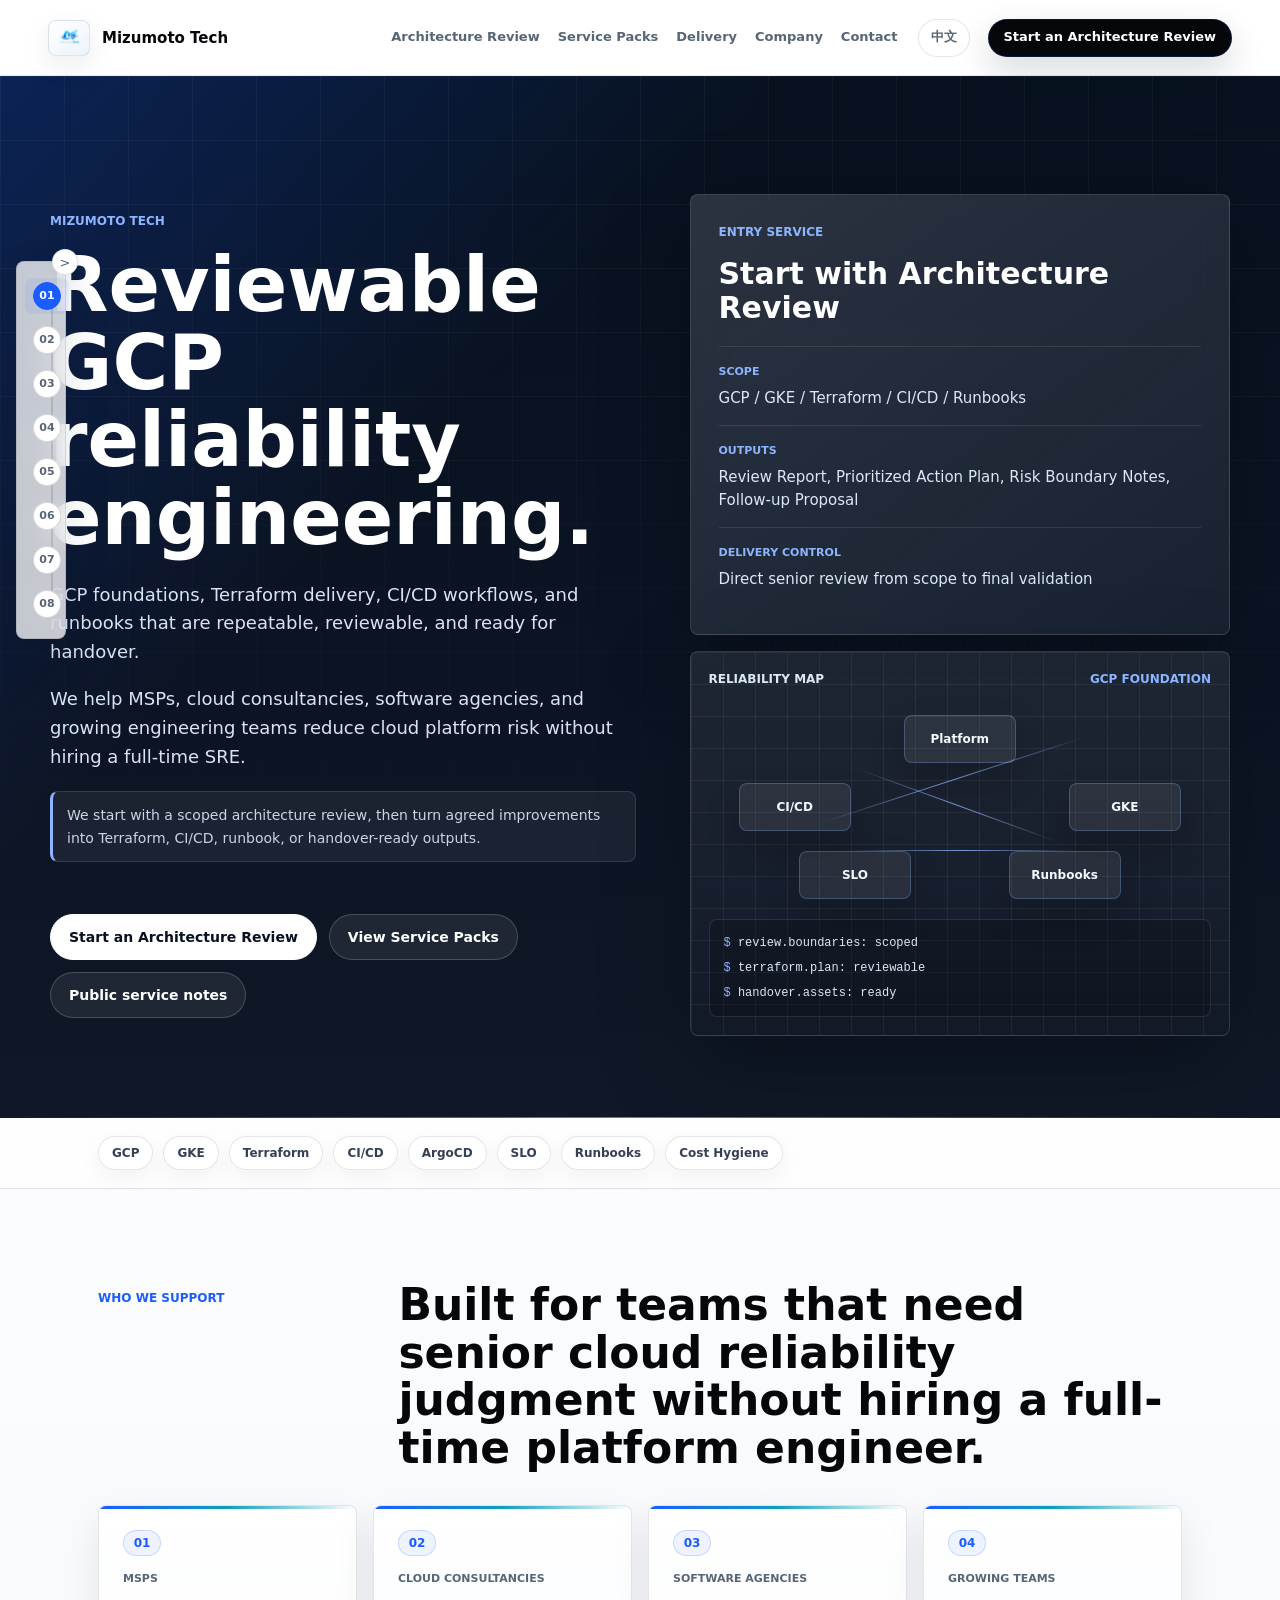
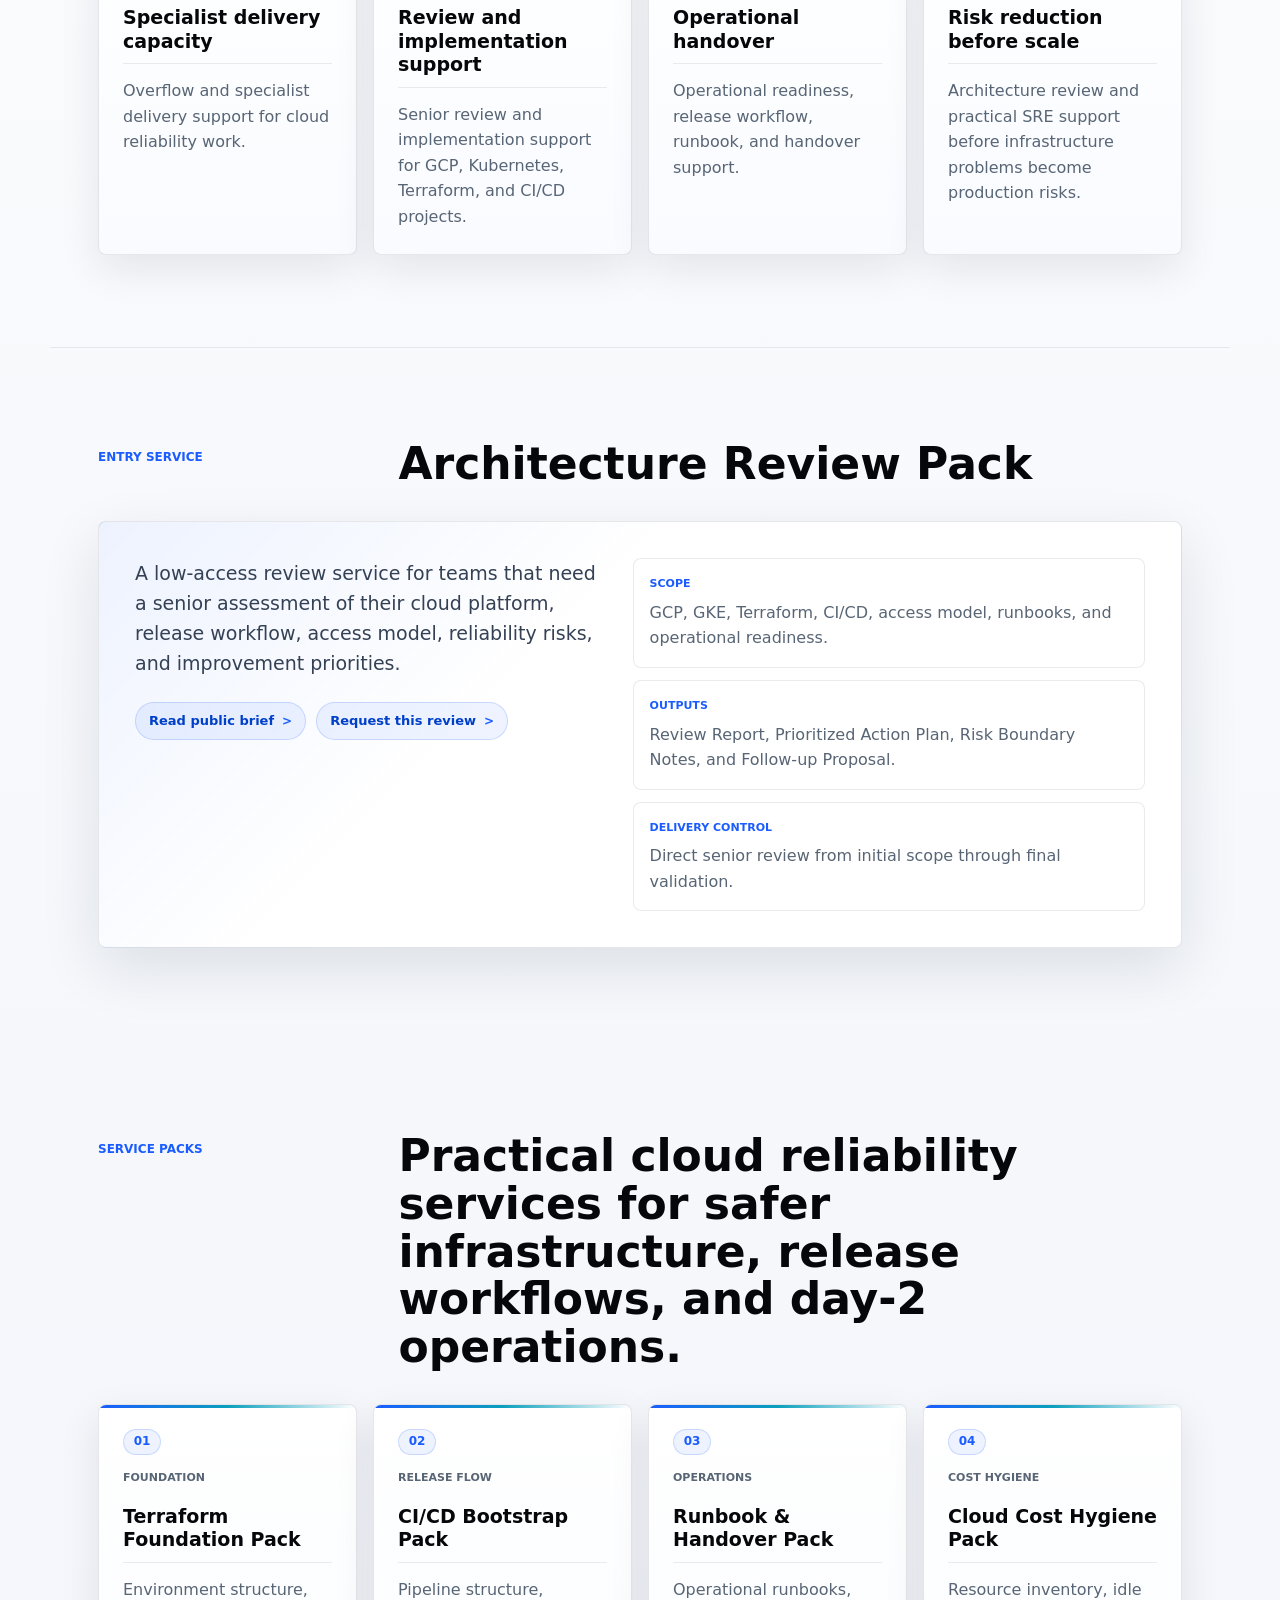
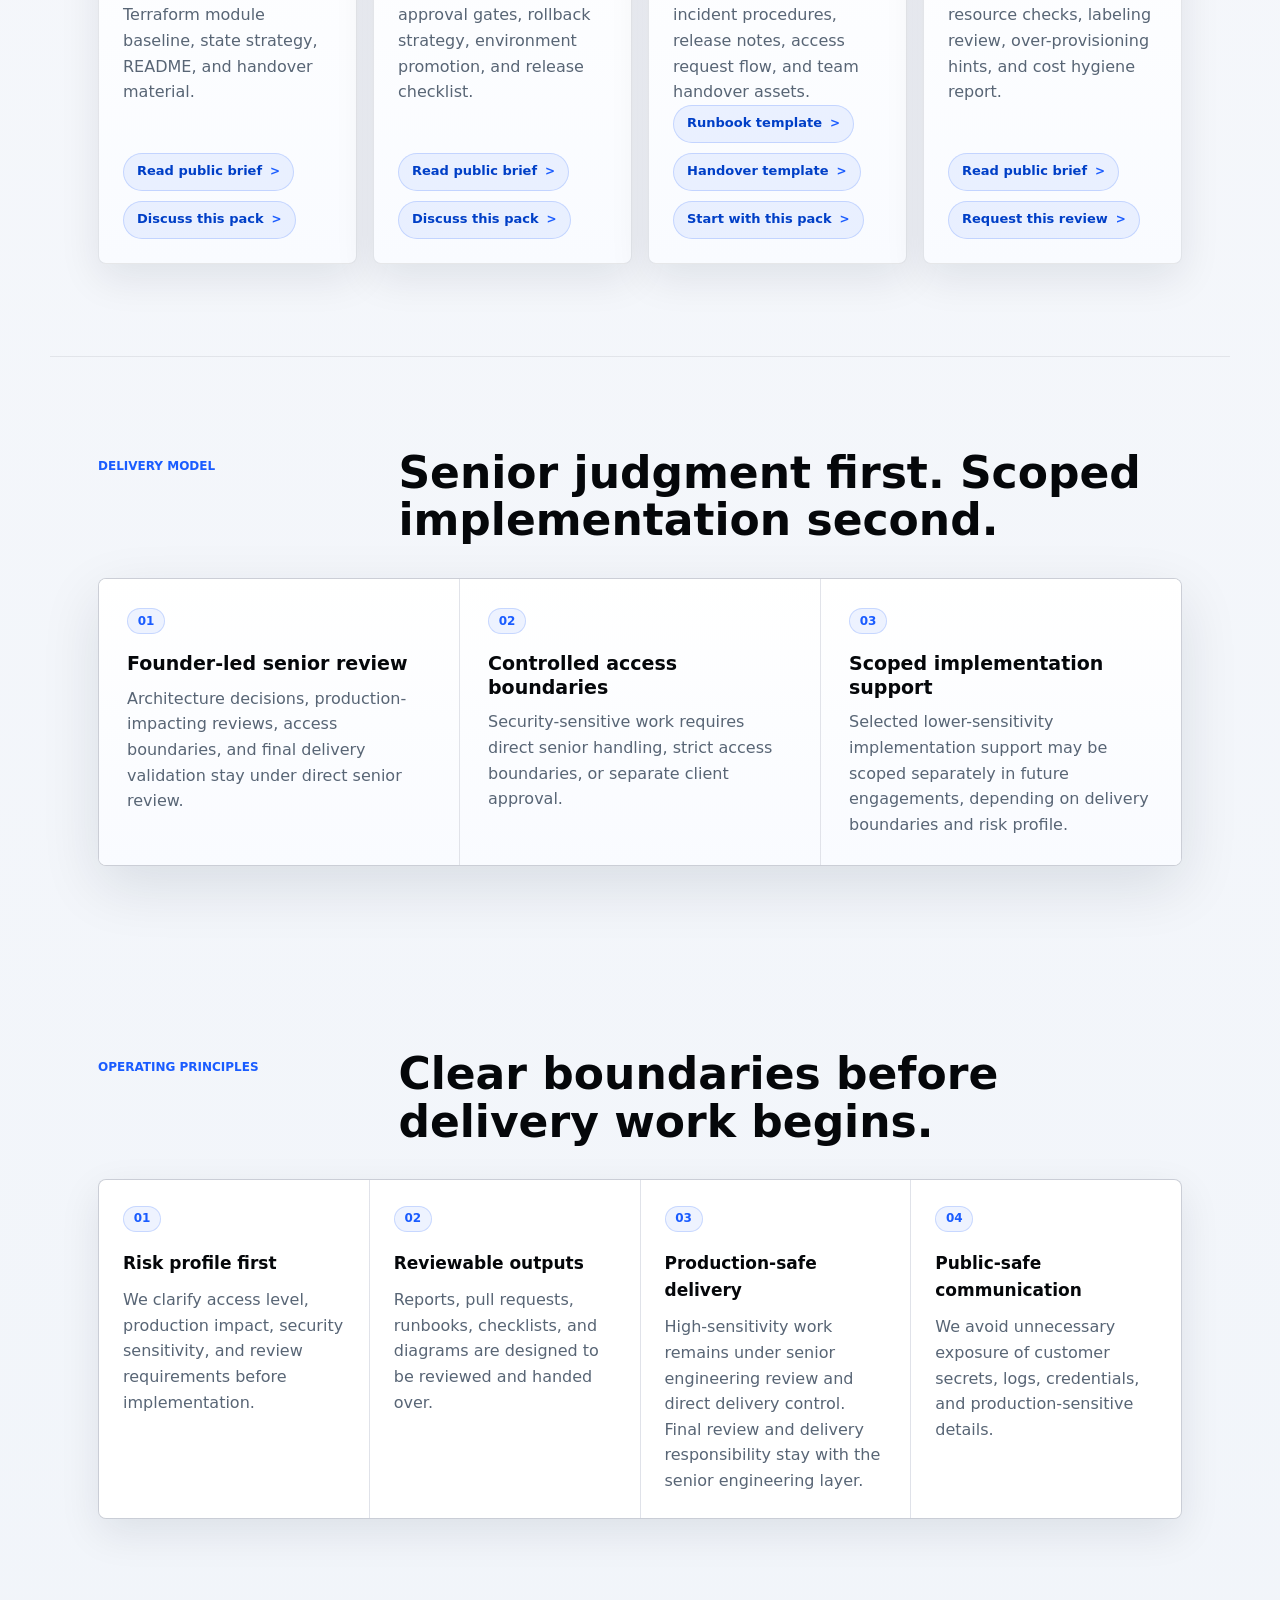
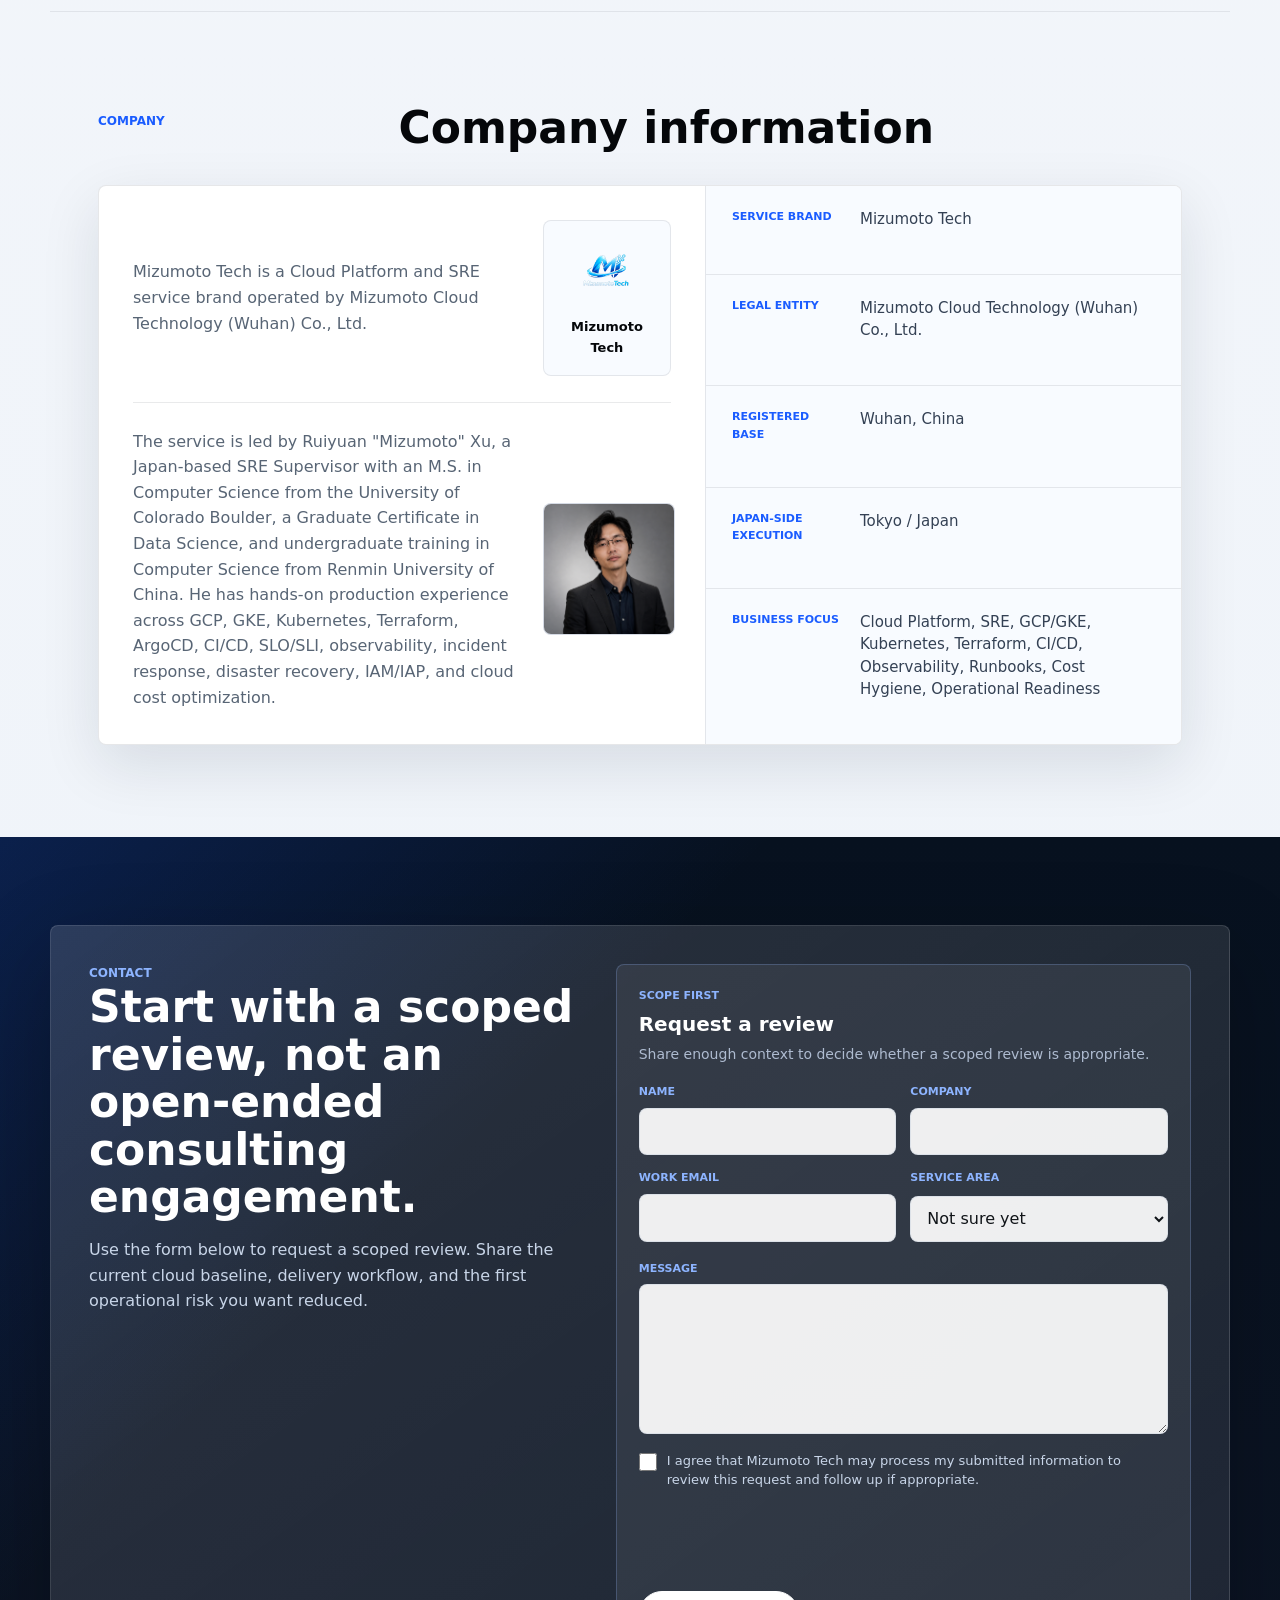
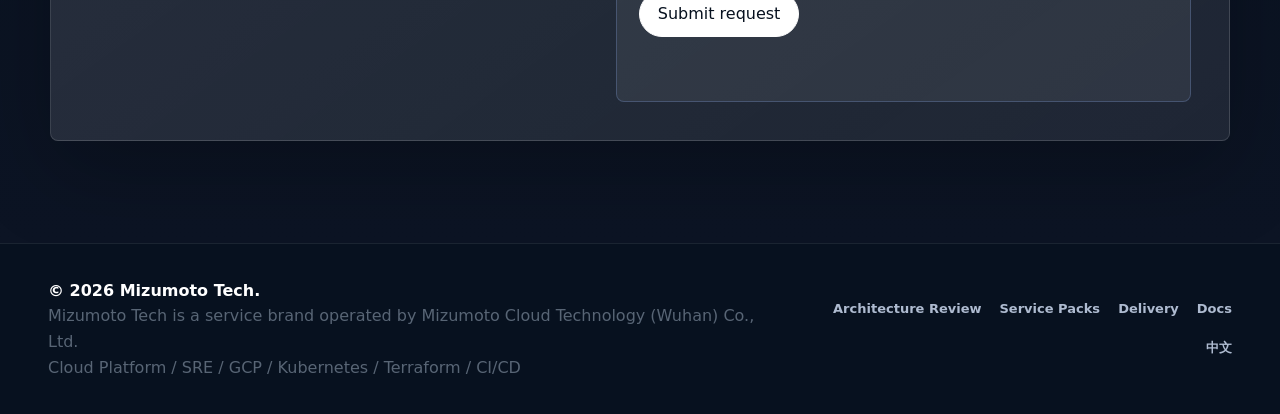
<file: index.html>
<!doctype html>
<html lang="en">
  <head>
    <meta charset="utf-8">
    <meta name="viewport" content="width=device-width, initial-scale=1">
    <title>Mizumoto Tech | GCP reliability engineering for handover-ready cloud foundations</title>
    <meta
      name="description"
      content="Mizumoto Tech provides founder-led GCP reliability engineering, Terraform delivery, CI/CD workflow support, runbooks, and handover-ready cloud foundations for MSPs, cloud consultancies, and growing teams."
    >
    <meta property="og:title" content="Mizumoto Tech">
    <meta
      property="og:description"
      content="Founder-led GCP reliability engineering for reviewable, repeatable, and handover-ready cloud foundations across GCP, Kubernetes, Terraform, CI/CD, runbooks, cost hygiene, and operational readiness."
    >
    <meta property="og:type" content="website">
    <meta property="og:url" content="https://mizumoto.tech/">
    <meta name="theme-color" content="#f5f7fb">
    <link rel="icon" type="image/png" href="assets/pic/mizumototech_logo.png">
    <link rel="apple-touch-icon" href="assets/pic/mizumototech_logo.png">
    <link rel="alternate" hreflang="zh-Hans" href="https://mizumoto.tech/zh.html">
    <link rel="alternate" hreflang="en" href="https://mizumoto.tech/">
    <link rel="stylesheet" href="assets/css/site.css">
    <script src="https://challenges.cloudflare.com/turnstile/v0/api.js" async defer></script>
  </head>
  <body>
    <aside class="section-indicator" aria-label="Page sections">
      <button class="indicator-toggle" type="button" aria-label="Collapse section navigation" aria-expanded="true">
        <span class="toggle-expanded" aria-hidden="true">&lt;</span>
        <span class="toggle-collapsed" aria-hidden="true">&gt;</span>
      </button>
      <ol>
        <li>
          <a href="#hero" data-section="hero" data-index="0">
            <span class="indicator-index">01</span>
            <span class="indicator-label">Overview</span>
          </a>
        </li>
        <li>
          <a href="#support" data-section="support" data-index="1">
            <span class="indicator-index">02</span>
            <span class="indicator-label">Who We Support</span>
          </a>
        </li>
        <li>
          <a href="#entry" data-section="entry" data-index="2">
            <span class="indicator-index">03</span>
            <span class="indicator-label">Entry Service</span>
          </a>
        </li>
        <li>
          <a href="#services" data-section="services" data-index="3">
            <span class="indicator-index">04</span>
            <span class="indicator-label">Service Packs</span>
          </a>
        </li>
        <li>
          <a href="#delivery" data-section="delivery" data-index="4">
            <span class="indicator-index">05</span>
            <span class="indicator-label">Delivery Model</span>
          </a>
        </li>
        <li>
          <a href="#standards" data-section="standards" data-index="5">
            <span class="indicator-index">06</span>
            <span class="indicator-label">Operating Principles</span>
          </a>
        </li>
        <li>
          <a href="#company" data-section="company" data-index="6">
            <span class="indicator-index">07</span>
            <span class="indicator-label">Company</span>
          </a>
        </li>
        <li>
          <a href="#contact" data-section="contact" data-index="7">
            <span class="indicator-index">08</span>
            <span class="indicator-label">Contact</span>
          </a>
        </li>
      </ol>
    </aside>

    <header class="site-header">
      <a class="brand" href="/" aria-label="Mizumoto Tech home">
        <span class="brand-mark" aria-hidden="true">
          <img src="assets/pic/mizumototech_logo.png" alt="">
        </span>
        <span>Mizumoto Tech</span>
      </a>

      <nav class="site-nav" aria-label="Primary navigation">
        <div class="nav-links">
          <a href="#entry">Architecture Review</a>
          <a href="#services">Service Packs</a>
          <a href="#delivery">Delivery</a>
          <a href="#company">Company</a>
          <a href="#contact">Contact</a>
        </div>
        <div class="nav-actions">
          <a class="language-link" href="zh.html" lang="zh-Hans">中文</a>
          <a class="nav-cta" href="#entry">Start an Architecture Review</a>
        </div>
      </nav>
    </header>

    <main>
      <section class="hero" id="hero" aria-labelledby="hero-title">
        <div class="hero-inner">
          <div class="hero-content">
            <p class="eyebrow">Mizumoto Tech</p>
            <h1 id="hero-title">Reviewable GCP reliability engineering.</h1>
            <p class="hero-copy">
              GCP foundations, Terraform delivery, CI/CD workflows, and runbooks
              that are repeatable, reviewable, and ready for handover.
            </p>
            <p class="hero-copy">
              We help MSPs, cloud consultancies, software agencies, and growing
              engineering teams reduce cloud platform risk without hiring a
              full-time SRE.
            </p>
            <p class="credential-line">
              We start with a scoped architecture review, then turn agreed
              improvements into Terraform, CI/CD, runbook, or handover-ready outputs.
            </p>
            <div class="hero-actions" aria-label="Page shortcuts">
              <a class="button primary" href="#entry">Start an Architecture Review</a>
              <a class="button secondary" href="#services">View Service Packs</a>
              <a class="button secondary" href="docs.html?doc=content%2Fimported%2Fsre-runbooks%2Fdocs%2Fservice-positioning.md">Public service notes</a>
            </div>
          </div>

          <div class="hero-panel-stack">
            <aside class="hero-review-card" aria-label="Architecture Review Pack summary">
              <p class="eyebrow">Entry Service</p>
              <h2>Start with Architecture Review</h2>
              <dl>
                <div>
                  <dt>Scope</dt>
                  <dd>GCP / GKE / Terraform / CI/CD / Runbooks</dd>
                </div>
                <div>
                  <dt>Outputs</dt>
                  <dd>Review Report, Prioritized Action Plan, Risk Boundary Notes, Follow-up Proposal</dd>
                </div>
                <div>
                  <dt>Delivery control</dt>
                  <dd>Direct senior review from scope to final validation</dd>
                </div>
              </dl>
            </aside>

            <div class="architecture-panel" aria-hidden="true">
              <div class="panel-topline">
                <span>Reliability map</span>
                <span>GCP foundation</span>
              </div>
              <div class="infra-map">
                <span class="map-line line-a"></span>
                <span class="map-line line-b"></span>
                <span class="map-line line-c"></span>
                <div class="diagram-node node-platform">Platform</div>
                <div class="diagram-node node-release">CI/CD</div>
                <div class="diagram-node node-runtime">GKE</div>
                <div class="diagram-node node-observe">SLO</div>
                <div class="diagram-node node-handover">Runbooks</div>
              </div>
              <div class="review-console">
                <span>review.boundaries: scoped</span>
                <span>terraform.plan: reviewable</span>
                <span>handover.assets: ready</span>
              </div>
            </div>
          </div>
        </div>
      </section>

      <section class="capability-strip" aria-label="Cloud reliability capabilities">
        <div class="capability-inner">
          <span>GCP</span>
          <span>GKE</span>
          <span>Terraform</span>
          <span>CI/CD</span>
          <span>ArgoCD</span>
          <span>SLO</span>
          <span>Runbooks</span>
          <span>Cost Hygiene</span>
        </div>
      </section>

      <section class="section audience" id="support" aria-labelledby="support-title">
        <div class="section-heading">
          <p class="eyebrow">Who We Support</p>
          <h2 id="support-title">Built for teams that need senior cloud reliability judgment without hiring a full-time platform engineer.</h2>
        </div>
        <div class="audience-grid">
          <article class="service-card">
            <span class="card-index">01</span>
            <p class="service-type">MSPs</p>
            <h3>Specialist delivery capacity</h3>
            <p>Overflow and specialist delivery support for cloud reliability work.</p>
          </article>
          <article class="service-card">
            <span class="card-index">02</span>
            <p class="service-type">Cloud consultancies</p>
            <h3>Review and implementation support</h3>
            <p>Senior review and implementation support for GCP, Kubernetes, Terraform, and CI/CD projects.</p>
          </article>
          <article class="service-card">
            <span class="card-index">03</span>
            <p class="service-type">Software agencies</p>
            <h3>Operational handover</h3>
            <p>Operational readiness, release workflow, runbook, and handover support.</p>
          </article>
          <article class="service-card">
            <span class="card-index">04</span>
            <p class="service-type">Growing teams</p>
            <h3>Risk reduction before scale</h3>
            <p>Architecture review and practical SRE support before infrastructure problems become production risks.</p>
          </article>
        </div>
      </section>

      <section class="section entry-service" id="entry" aria-labelledby="entry-title">
        <div class="section-heading">
          <p class="eyebrow">Entry Service</p>
          <h2 id="entry-title">Architecture Review Pack</h2>
        </div>
        <div class="entry-panel">
          <div class="entry-copy">
            <p class="lead-copy">
              A low-access review service for teams that need a senior
              assessment of their cloud platform, release workflow, access
              model, reliability risks, and improvement priorities.
            </p>
            <div class="doc-link-group" aria-label="Architecture Review Pack actions">
              <a class="doc-link" href="docs.html?doc=content%2Fimported%2Fsre-runbooks%2Fservices%2Farchitecture-review-pack.md">Read public brief</a>
              <a class="doc-link" href="#contact">Request this review</a>
            </div>
          </div>
          <div class="entry-spec">
            <div>
              <span>Scope</span>
              <p>GCP, GKE, Terraform, CI/CD, access model, runbooks, and operational readiness.</p>
            </div>
            <div>
              <span>Outputs</span>
              <p>Review Report, Prioritized Action Plan, Risk Boundary Notes, and Follow-up Proposal.</p>
            </div>
            <div>
              <span>Delivery control</span>
              <p>Direct senior review from initial scope through final validation.</p>
            </div>
          </div>
        </div>
      </section>

      <section class="section services" id="services" aria-labelledby="services-title">
        <div class="section-heading">
          <p class="eyebrow">Service Packs</p>
          <h2 id="services-title">Practical cloud reliability services for safer infrastructure, release workflows, and day-2 operations.</h2>
        </div>
        <div class="service-grid">
          <article class="service-card primary-service">
            <span class="card-index">01</span>
            <p class="service-type">Foundation</p>
            <h3>Terraform Foundation Pack</h3>
            <p>Environment structure, Terraform module baseline, state strategy, README, and handover material.</p>
            <div class="doc-link-group" aria-label="Terraform Foundation Pack actions">
              <a class="doc-link" href="docs.html?doc=content%2Fimported%2Fsre-runbooks%2Fservices%2Fterraform-foundation-pack.md">Read public brief</a>
              <a class="doc-link" href="#contact">Discuss this pack</a>
            </div>
          </article>
          <article class="service-card primary-service">
            <span class="card-index">02</span>
            <p class="service-type">Release flow</p>
            <h3>CI/CD Bootstrap Pack</h3>
            <p>Pipeline structure, approval gates, rollback strategy, environment promotion, and release checklist.</p>
            <div class="doc-link-group" aria-label="CI/CD Bootstrap Pack actions">
              <a class="doc-link" href="docs.html?doc=content%2Fimported%2Fsre-runbooks%2Fservices%2Fcicd-bootstrap-pack.md">Read public brief</a>
              <a class="doc-link" href="#contact">Discuss this pack</a>
            </div>
          </article>
          <article class="service-card primary-service">
            <span class="card-index">03</span>
            <p class="service-type">Operations</p>
            <h3>Runbook &amp; Handover Pack</h3>
            <p>Operational runbooks, incident procedures, release notes, access request flow, and team handover assets.</p>
            <div class="doc-link-group" aria-label="Runbook and handover public documents">
              <a class="doc-link" href="docs.html?doc=content%2Fimported%2Fsre-runbooks%2Ftemplates%2Frunbook-template.md">Runbook template</a>
              <a class="doc-link" href="docs.html?doc=content%2Fimported%2Fsre-runbooks%2Ftemplates%2Fhandover-template.md">Handover template</a>
              <a class="doc-link" href="#contact">Start with this pack</a>
            </div>
          </article>
          <article class="service-card primary-service">
            <span class="card-index">04</span>
            <p class="service-type">Cost hygiene</p>
            <h3>Cloud Cost Hygiene Pack</h3>
            <p>Resource inventory, idle resource checks, labeling review, over-provisioning hints, and cost hygiene report.</p>
            <div class="doc-link-group" aria-label="Cloud Cost Hygiene Pack actions">
              <a class="doc-link" href="docs.html?doc=content%2Fimported%2Fsre-runbooks%2Fservices%2Fcost-hygiene-pack.md">Read public brief</a>
              <a class="doc-link" href="#contact">Request this review</a>
            </div>
          </article>
        </div>
      </section>

      <section class="section delivery" id="delivery" aria-labelledby="delivery-title">
        <div class="section-heading">
          <p class="eyebrow">Delivery Model</p>
          <h2 id="delivery-title">Senior judgment first. Scoped implementation second.</h2>
        </div>
        <div class="delivery-copy">
          <article>
            <span>01</span>
            <h3>Founder-led senior review</h3>
            <p>
              Architecture decisions, production-impacting reviews, access
              boundaries, and final delivery validation stay under direct senior
              review.
            </p>
          </article>
          <article>
            <span>02</span>
            <h3>Controlled access boundaries</h3>
            <p>
              Security-sensitive work requires direct senior handling, strict
              access boundaries, or separate client approval.
            </p>
          </article>
          <article>
            <span>03</span>
            <h3>Scoped implementation support</h3>
            <p>
              Selected lower-sensitivity implementation support may be scoped
              separately in future engagements, depending on delivery boundaries
              and risk profile.
            </p>
          </article>
        </div>
      </section>

      <section class="section standards" id="standards" aria-labelledby="standards-title">
        <div class="section-heading">
          <p class="eyebrow">Operating Principles</p>
          <h2 id="standards-title">Clear boundaries before delivery work begins.</h2>
        </div>
        <ul class="standards-list">
          <li>
            <span>01</span>
            <strong>Risk profile first</strong>
            <p>We clarify access level, production impact, security sensitivity, and review requirements before implementation.</p>
          </li>
          <li>
            <span>02</span>
            <strong>Reviewable outputs</strong>
            <p>Reports, pull requests, runbooks, checklists, and diagrams are designed to be reviewed and handed over.</p>
          </li>
          <li>
            <span>03</span>
            <strong>Production-safe delivery</strong>
            <p>High-sensitivity work remains under senior engineering review and direct delivery control. Final review and delivery responsibility stay with the senior engineering layer.</p>
          </li>
          <li>
            <span>04</span>
            <strong>Public-safe communication</strong>
            <p>We avoid unnecessary exposure of customer secrets, logs, credentials, and production-sensitive details.</p>
          </li>
        </ul>
      </section>

      <section class="section company-section" id="company" aria-labelledby="company-title">
        <div class="section-heading">
          <p class="eyebrow">Company</p>
          <h2 id="company-title">Company information</h2>
        </div>
        <div class="company-layout">
          <div class="about-panel">
            <div class="company-overview">
              <p>
                Mizumoto Tech is a Cloud Platform and SRE service brand operated by
                Mizumoto Cloud Technology (Wuhan) Co., Ltd.
              </p>
              <div class="company-logo-card" aria-label="Mizumoto Tech">
                <img src="assets/pic/mizumototech_logo.png" alt="">
                <span>Mizumoto Tech</span>
              </div>
            </div>
            <div class="founder-overview">
              <div class="about-copy">
                <p>
                  The service is led by Ruiyuan "Mizumoto" Xu, a Japan-based SRE
                  Supervisor with an M.S. in Computer Science from the University
                  of Colorado Boulder, a Graduate Certificate in Data Science,
                  and undergraduate training in Computer Science from Renmin
                  University of China. He has hands-on production experience
                  across GCP, GKE, Kubernetes, Terraform, ArgoCD, CI/CD, SLO/SLI,
                  observability, incident response, disaster recovery, IAM/IAP,
                  and cloud cost optimization.
                </p>
              </div>
              <button class="founder-photo" type="button" data-photo-open aria-label="Open larger photo of Ruiyuan Mizumoto Xu">
                <img src="assets/pic/avatar_03_study_square.jpg" alt="Ruiyuan Mizumoto Xu">
              </button>
            </div>
          </div>
          <dl class="company-facts">
            <div>
              <dt>Service brand</dt>
              <dd>Mizumoto Tech</dd>
            </div>
            <div>
              <dt>Legal entity</dt>
              <dd>Mizumoto Cloud Technology (Wuhan) Co., Ltd.</dd>
            </div>
            <div>
              <dt>Registered base</dt>
              <dd>Wuhan, China</dd>
            </div>
            <div>
              <dt>Japan-side execution</dt>
              <dd>Tokyo / Japan</dd>
            </div>
            <div>
              <dt>Business focus</dt>
              <dd>Cloud Platform, SRE, GCP/GKE, Kubernetes, Terraform, CI/CD, Observability, Runbooks, Cost Hygiene, Operational Readiness</dd>
            </div>
          </dl>
        </div>
      </section>

      <section class="section contact-section" id="contact" aria-labelledby="contact-title">
        <div class="contact-panel">
          <div>
            <p class="eyebrow">Contact</p>
            <h2 id="contact-title">Start with a scoped review, not an open-ended consulting engagement.</h2>
            <p>
              Use the form below to request a scoped review. Share the current
              cloud baseline, delivery workflow, and the first operational risk
              you want reduced.
            </p>
          </div>
          <form
            class="contact-form"
            data-contact-form
            data-recorded-message="Your request has been received. Mizumoto Tech will review the scope and follow up if it is a fit."
            data-validation-message="Please complete the required fields."
            data-turnstile-message="Human verification failed. Please try again."
            data-storage-message="Contact inquiry could not be recorded."
            data-storage-config-message="Contact storage is not configured."
            data-config-message="Contact verification is not configured."
            data-error-message="Contact endpoint could not be reached. Please check back soon."
            data-pending-message="Submitting..."
            data-submitted-label="Request submitted"
            aria-describedby="contact-form-note contact-form-status"
          >
            <div class="contact-form-heading">
              <span>Scope first</span>
              <strong>Request a review</strong>
              <p id="contact-form-note">Share enough context to decide whether a scoped review is appropriate.</p>
            </div>
            <div class="contact-form-grid">
              <div class="contact-field">
                <label for="contact-name">Name</label>
                <input id="contact-name" name="name" type="text" autocomplete="name" required>
              </div>
              <div class="contact-field">
                <label for="contact-company">Company</label>
                <input id="contact-company" name="company" type="text" autocomplete="organization">
              </div>
              <div class="contact-field">
                <label for="contact-email">Work email</label>
                <input id="contact-email" name="workEmail" type="email" autocomplete="email" required>
              </div>
              <div class="contact-field">
                <label for="contact-service">Service area</label>
                <select id="contact-service" name="serviceArea">
                  <option value="cloud-cost-hygiene">Cloud Cost Hygiene Review</option>
                  <option value="architecture-reliability">Architecture and Reliability Review</option>
                  <option value="runbook-handover">Runbook and Handover Pack</option>
                  <option value="not-sure-yet" selected>Not sure yet</option>
                </select>
              </div>
            </div>
            <div class="contact-field">
              <label for="contact-message">Message</label>
              <textarea id="contact-message" name="message" rows="5" required></textarea>
            </div>
            <div class="contact-honeypot" aria-hidden="true">
              <label for="contact-website">Website</label>
              <input id="contact-website" name="website" type="text" tabindex="-1" autocomplete="off">
            </div>
            <div class="contact-consent">
              <input id="contact-consent" name="consent" type="checkbox" required>
              <label for="contact-consent">I agree that Mizumoto Tech may process my submitted information to review this request and follow up if appropriate.</label>
            </div>
            <div class="contact-turnstile">
              <div class="cf-turnstile" data-sitekey="0x4AAAAAADslGqz8lpWh-Kw8"></div>
            </div>
            <button class="button primary contact-submit" type="submit">Submit request</button>
            <p
              class="contact-status"
              id="contact-form-status"
              data-contact-status
              role="status"
              aria-live="polite"
            ></p>
          </form>
        </div>
      </section>
    </main>

    <footer class="site-footer">
      <div>
        <strong>&copy; 2026 Mizumoto Tech.</strong>
        <p>Mizumoto Tech is a service brand operated by Mizumoto Cloud Technology (Wuhan) Co., Ltd.</p>
        <p>Cloud Platform / SRE / GCP / Kubernetes / Terraform / CI/CD</p>
      </div>
      <div class="footer-links" aria-label="Footer links">
        <a href="#entry">Architecture Review</a>
        <a href="#services">Service Packs</a>
        <a href="#delivery">Delivery</a>
        <a href="docs.html?doc=content%2Fimported%2Fsre-runbooks%2Fdocs%2Fservice-positioning.md">Docs</a>
        <a href="zh.html" lang="zh-Hans">中文</a>
      </div>
    </footer>

    <dialog class="photo-dialog" aria-label="Ruiyuan Mizumoto Xu photo">
      <button class="photo-dialog-close" type="button" data-photo-close aria-label="Close photo preview">Close</button>
      <img src="assets/pic/avatar_03_study_square.jpg" alt="Ruiyuan Mizumoto Xu">
    </dialog>

    <dialog class="contact-success-dialog" data-contact-success-dialog aria-labelledby="contact-success-title" aria-describedby="contact-success-body">
      <div class="contact-success-card">
        <h2 id="contact-success-title">Request received</h2>
        <p id="contact-success-body">Your request has been received. Mizumoto Tech will review the scope and follow up if it is a fit.</p>
        <div class="contact-success-actions">
          <button class="button primary contact-success-close" type="button" data-contact-success-close>OK</button>
        </div>
      </div>
    </dialog>

    <div class="contact-submit-overlay" data-contact-submit-overlay aria-hidden="true">
      <div class="contact-submit-card" role="status" aria-live="polite" aria-atomic="true">
        <span class="contact-submit-spinner" aria-hidden="true"></span>
        <span data-contact-overlay-text>Submitting...</span>
      </div>
    </div>

    <script>
      const indicator = document.querySelector('.section-indicator');
      const indicatorToggle = document.querySelector('.indicator-toggle');
      const indicatorLinks = Array.from(document.querySelectorAll('.section-indicator a'));
      const indicatorSections = new Set(
        indicatorLinks.map((link) => link.getAttribute('data-section'))
      );
      const targets = Array.from(document.querySelectorAll('section[id]')).filter((target) =>
        indicatorSections.has(target.id)
      );
      const visibilityRatios = new Map();
      const indicatorStorageKey = 'mizumoto-section-indicator-collapsed';

      const setIndicatorCollapsed = (isCollapsed) => {
        document.body.dataset.indicatorCollapsed = String(isCollapsed);
        if (!indicator || !indicatorToggle) {
          return;
        }
        indicator.dataset.collapsed = String(isCollapsed);
        indicatorToggle.setAttribute('aria-expanded', String(!isCollapsed));
        indicatorToggle.setAttribute(
          'aria-label',
          isCollapsed ? 'Expand section navigation' : 'Collapse section navigation'
        );
      };

      const savedIndicatorState = localStorage.getItem(indicatorStorageKey);
      setIndicatorCollapsed(savedIndicatorState === null ? true : savedIndicatorState === 'true');

      if (indicatorToggle) {
        indicatorToggle.addEventListener('click', () => {
          const nextState = indicator?.dataset.collapsed !== 'true';
          setIndicatorCollapsed(nextState);
          localStorage.setItem(indicatorStorageKey, String(nextState));
        });
      }

      const setActiveLink = (activeId) => {
        indicatorLinks.forEach((link) => {
          const isActive = link.getAttribute('data-section') === activeId;
          if (isActive) {
            link.setAttribute('data-active', 'true');
            link.setAttribute('aria-current', 'true');
          } else {
            link.removeAttribute('data-active');
            link.removeAttribute('aria-current');
          }
        });

        const activeLink = indicatorLinks.find(
          (link) => link.getAttribute('data-section') === activeId
        );
        if (!indicator || !activeLink) {
          return;
        }

        const activeIndex = Number(activeLink.getAttribute('data-index'));
        const maxIndex = Math.max(indicatorLinks.length - 1, 1);
        const progress = (activeIndex / maxIndex) * 100;
        indicator.style.setProperty('--indicator-progress', `${progress}%`);
      };

      setActiveLink('hero');

      const observer = new IntersectionObserver(
        (entries) => {
          entries.forEach((entry) => {
            visibilityRatios.set(entry.target.id, entry.isIntersecting ? entry.intersectionRatio : 0);
          });

          let bestId = 'hero';
          let bestRatio = 0;
          visibilityRatios.forEach((ratio, id) => {
            if (ratio > bestRatio) {
              bestRatio = ratio;
              bestId = id;
            }
          });
          setActiveLink(bestId);
        },
        {
          root: null,
          rootMargin: '-24% 0px -52% 0px',
          threshold: [0, 0.2, 0.4, 0.6, 0.8, 1]
        }
      );

      targets.forEach((target) => observer.observe(target));

      const photoDialog = document.querySelector('.photo-dialog');
      const photoOpen = document.querySelector('[data-photo-open]');
      const photoClose = document.querySelector('[data-photo-close]');

      if (photoDialog && photoOpen && photoClose) {
        photoOpen.addEventListener('click', () => photoDialog.showModal());
        photoClose.addEventListener('click', () => photoDialog.close());
        photoDialog.addEventListener('click', (event) => {
          if (event.target === photoDialog) {
            photoDialog.close();
          }
        });
      }

      const contactSuccessDialog = document.querySelector('[data-contact-success-dialog]');
      const contactSuccessClose = document.querySelector('[data-contact-success-close]');
      const closeContactSuccessDialog = () => {
        if (!contactSuccessDialog) {
          return;
        }
        if (typeof contactSuccessDialog.close === 'function') {
          contactSuccessDialog.close();
        } else {
          contactSuccessDialog.removeAttribute('open');
          contactSuccessDialog.removeAttribute('aria-modal');
        }
      };
      const showContactSuccessDialog = () => {
        if (!contactSuccessDialog) {
          return;
        }
        try {
          if (typeof contactSuccessDialog.showModal === 'function') {
            if (!contactSuccessDialog.open) {
              contactSuccessDialog.showModal();
            }
          } else {
            contactSuccessDialog.setAttribute('open', '');
            contactSuccessDialog.setAttribute('aria-modal', 'true');
            if (contactSuccessClose) {
              contactSuccessClose.focus();
            }
          }
        } catch {
          contactSuccessDialog.setAttribute('open', '');
        }
      };

      if (contactSuccessDialog && contactSuccessClose) {
        contactSuccessClose.addEventListener('click', closeContactSuccessDialog);
        contactSuccessDialog.addEventListener('click', (event) => {
          if (event.target === contactSuccessDialog) {
            closeContactSuccessDialog();
          }
        });
      }

      document.querySelectorAll('[data-contact-form]').forEach((form) => {
        form.addEventListener('submit', async (event) => {
          event.preventDefault();
          if (form.dataset.pending === 'true' || form.dataset.submitted === 'true') {
            return;
          }
          const status = form.querySelector('[data-contact-status]');
          const submit = form.querySelector('button[type="submit"]');
          const controls = Array.from(form.querySelectorAll('input, select, textarea, button'));
          const overlay = document.querySelector('[data-contact-submit-overlay]');
          const showOverlay = () => {
            if (!overlay) {
              return;
            }
            const overlayText = overlay.querySelector('[data-contact-overlay-text]');
            if (overlayText) {
              overlayText.textContent = form.dataset.pendingMessage || 'Submitting...';
            }
            overlay.classList.add('is-visible');
            overlay.setAttribute('aria-hidden', 'false');
          };
          const hideOverlay = () => {
            if (!overlay) {
              return;
            }
            overlay.classList.remove('is-visible');
            overlay.setAttribute('aria-hidden', 'true');
          };
          const resetTurnstile = () => {
            if (window.turnstile && typeof window.turnstile.reset === 'function') {
              try {
                window.turnstile.reset();
              } catch {
                // Turnstile retry reset is best-effort.
              }
            }
          };
          const formData = new FormData(form);
          const payload = {
            name: String(formData.get('name') || '').trim(),
            company: String(formData.get('company') || '').trim(),
            workEmail: String(formData.get('workEmail') || '').trim(),
            serviceArea: String(formData.get('serviceArea') || '').trim(),
            message: String(formData.get('message') || '').trim(),
            consent: formData.get('consent') === 'on',
            website: String(formData.get('website') || '').trim(),
            turnstileToken: String(formData.get('cf-turnstile-response') || '').trim(),
            sourcePage: `${window.location.origin}${window.location.pathname}`
          };

          if (status) {
            status.textContent = '';
            status.removeAttribute('data-visible');
            delete status.dataset.state;
          }

          form.dataset.pending = 'true';
          form.setAttribute('aria-busy', 'true');
          showOverlay();

          if (submit) {
            submit.disabled = true;
          }

          let submitted = false;
          try {
            const response = await fetch('/api/contact', {
              method: 'POST',
              headers: {
                'Content-Type': 'application/json'
              },
              body: JSON.stringify(payload)
            });
            const result = await response.json().catch(() => ({}));
            if (!status) {
              return;
            }
            delete status.dataset.state;
            if (result.code === 'CONTACT_INQUIRY_RECORDED') {
              status.textContent = form.dataset.recordedMessage || result.message;
              submitted = true;
              form.classList.add('is-submitted');
              form.dataset.submitted = 'true';
              controls.forEach((control) => {
                control.disabled = true;
              });
              if (submit) {
                submit.textContent = form.dataset.submittedLabel || 'Request submitted';
              }
              showContactSuccessDialog();
            } else if (result.code === 'VALIDATION_ERROR') {
              status.textContent = form.dataset.validationMessage || result.message;
            } else if (result.code === 'TURNSTILE_VALIDATION_FAILED') {
              status.textContent = form.dataset.turnstileMessage || result.message;
            } else if (result.code === 'TURNSTILE_NOT_CONFIGURED') {
              status.textContent = form.dataset.configMessage || result.message;
            } else if (result.code === 'CONTACT_DB_NOT_CONFIGURED') {
              status.textContent = form.dataset.storageConfigMessage || result.message;
            } else if (result.code === 'CONTACT_STORAGE_FAILED') {
              status.textContent = form.dataset.storageMessage || result.message;
            } else {
              status.textContent = form.dataset.errorMessage || 'Contact endpoint could not be reached. Please check back soon.';
            }
            if (result.code !== 'CONTACT_INQUIRY_RECORDED') {
              resetTurnstile();
            }
            status.dataset.visible = 'true';
          } catch {
            if (status) {
              delete status.dataset.state;
              status.textContent = form.dataset.errorMessage || 'Contact endpoint could not be reached. Please check back soon.';
              status.dataset.visible = 'true';
            }
            resetTurnstile();
          } finally {
            hideOverlay();
            delete form.dataset.pending;
            form.removeAttribute('aria-busy');
            if (submit && !submitted) {
              submit.disabled = false;
            }
          }
        });
      });
    </script>
  </body>
</html>
</file>
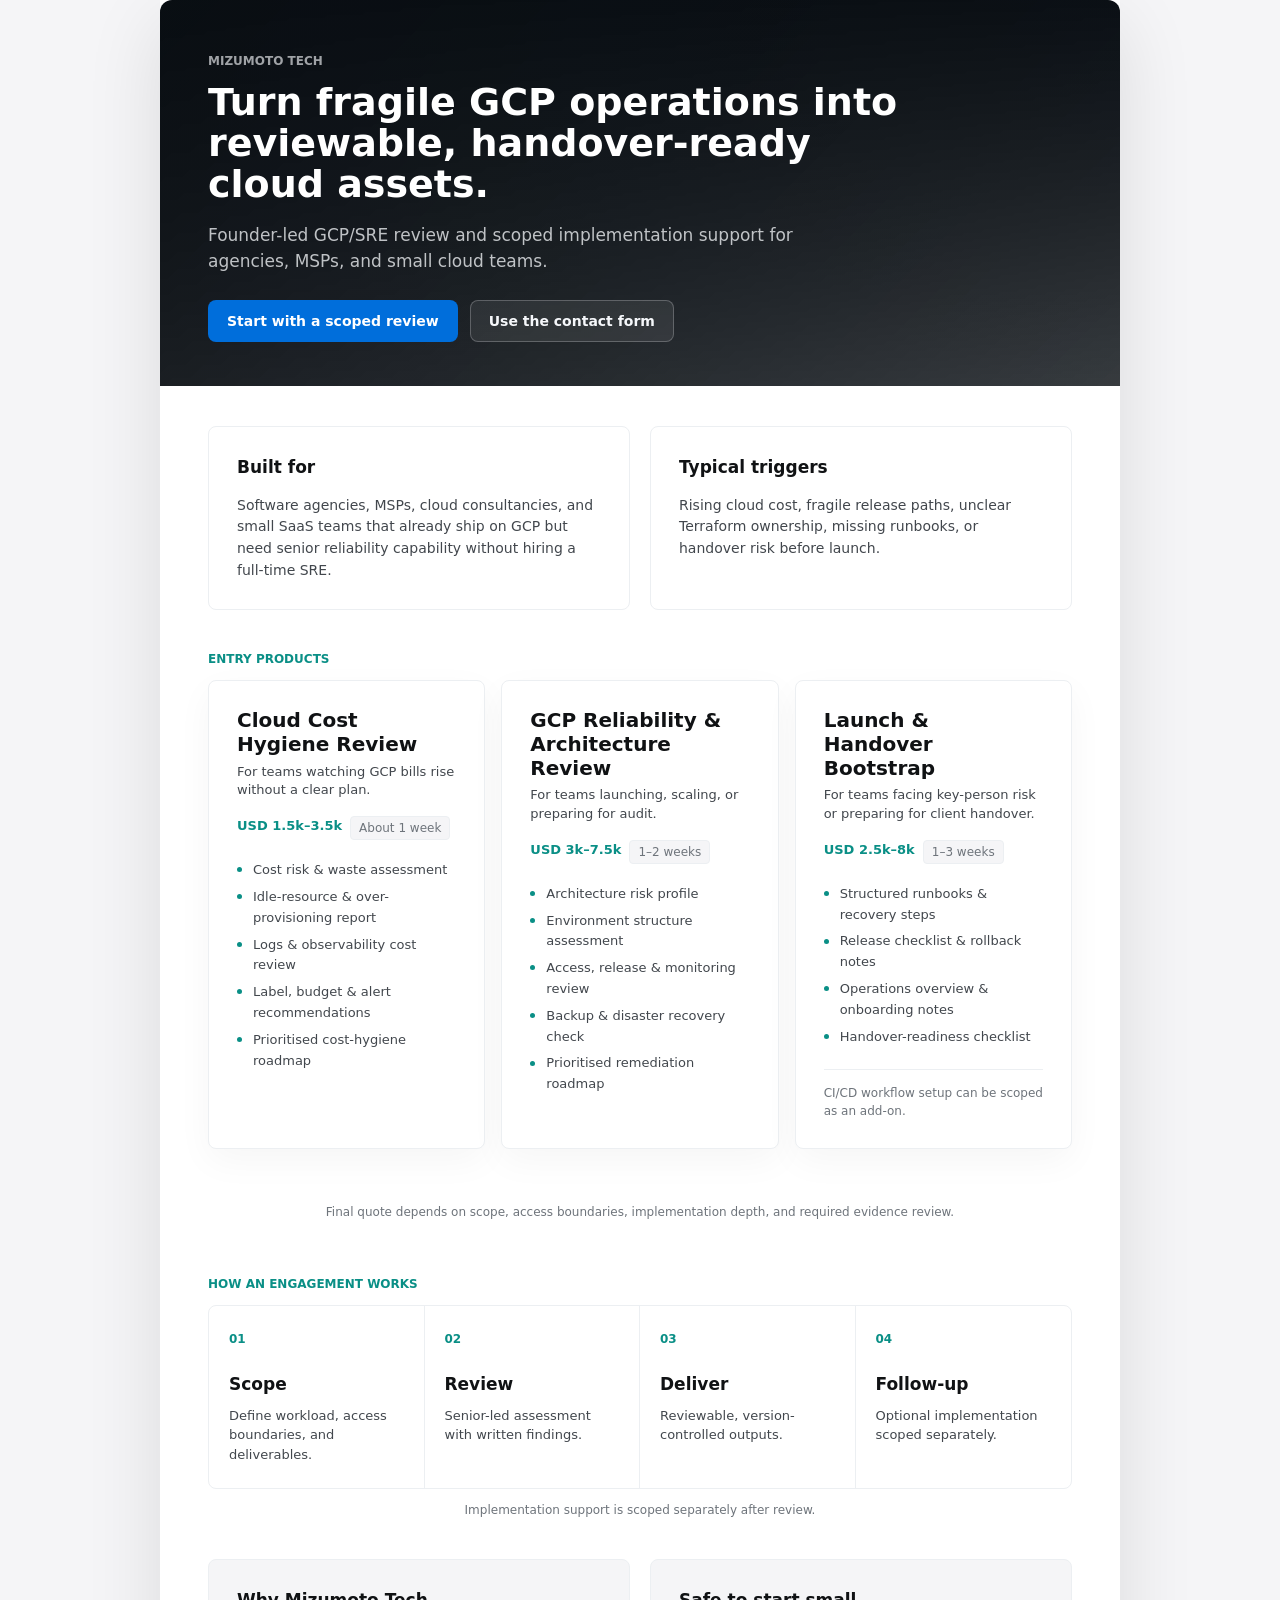
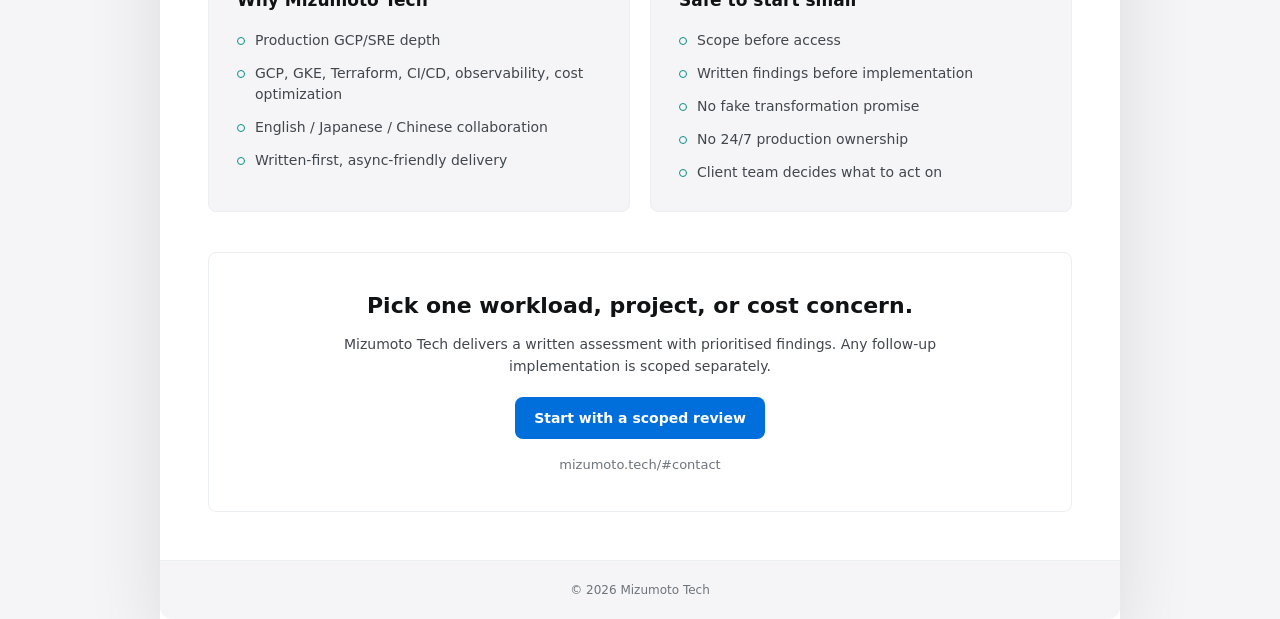
<file: sales/index.html>
<!doctype html>
<html lang="en">
  <head>
    <meta charset="utf-8">
    <meta name="viewport" content="width=device-width, initial-scale=1">
    <title>Mizumoto Tech Sales Sheet</title>
    <meta
      name="description"
      content="Mizumoto Tech one-page sales sheet for founder-led GCP reliability engineering and scoped SRE support."
    >
    <meta name="robots" content="noindex">
    <meta name="theme-color" content="#080d12">
    <meta http-equiv="refresh" content="0; url=mizumoto-tech-one-page-appeal-sheet/">
    <link rel="canonical" href="mizumoto-tech-one-page-appeal-sheet/">
    <link rel="icon" type="image/png" href="assets/mizumototech_logo.png">
    <link rel="apple-touch-icon" href="assets/mizumototech_logo.png">
    <style>
      :root {
        color-scheme: light;
        --ink: #101214;
        --muted: #6e747b;
        --paper: #ffffff;
        --wash: #f5f5f7;
        --blue: #006edb;
        --line: #d9dde2;
      }

      * {
        box-sizing: border-box;
      }

      html {
        background: var(--wash);
      }

      body {
        display: grid;
        min-width: 320px;
        min-height: 100vh;
        margin: 0;
        place-items: center;
        background: var(--wash);
        color: var(--ink);
        font-family:
          Inter, ui-sans-serif, system-ui, -apple-system, BlinkMacSystemFont,
          "Segoe UI", sans-serif;
        line-height: 1.5;
      }

      main {
        width: min(520px, calc(100% - 40px));
        padding: 32px;
        border: 1px solid var(--line);
        border-radius: 12px;
        background: var(--paper);
      }

      img {
        display: block;
        width: 40px;
        height: 40px;
        margin-bottom: 24px;
        border: 1px solid #eceff2;
        border-radius: 8px;
      }

      h1 {
        margin: 0;
        font-size: 28px;
        line-height: 1.14;
        letter-spacing: 0;
      }

      p {
        margin: 14px 0 0;
        color: var(--muted);
      }

      a {
        display: inline-flex;
        min-height: 42px;
        align-items: center;
        justify-content: center;
        margin-top: 22px;
        padding: 10px 14px;
        border-radius: 8px;
        background: var(--blue);
        color: #fff;
        font-weight: 700;
        text-decoration: none;
      }
    </style>
    <script>
      window.location.replace('mizumoto-tech-one-page-appeal-sheet/');
    </script>
  </head>
  <body>
    <main>
      <img src="assets/mizumototech_logo.png" alt="">
      <h1>Mizumoto Tech Sales Sheet</h1>
      <p>
        Redirecting to the canonical one-page appeal sheet.
      </p>
      <a href="mizumoto-tech-one-page-appeal-sheet/">Open the sales sheet</a>
    </main>
  </body>
</html>
</file>
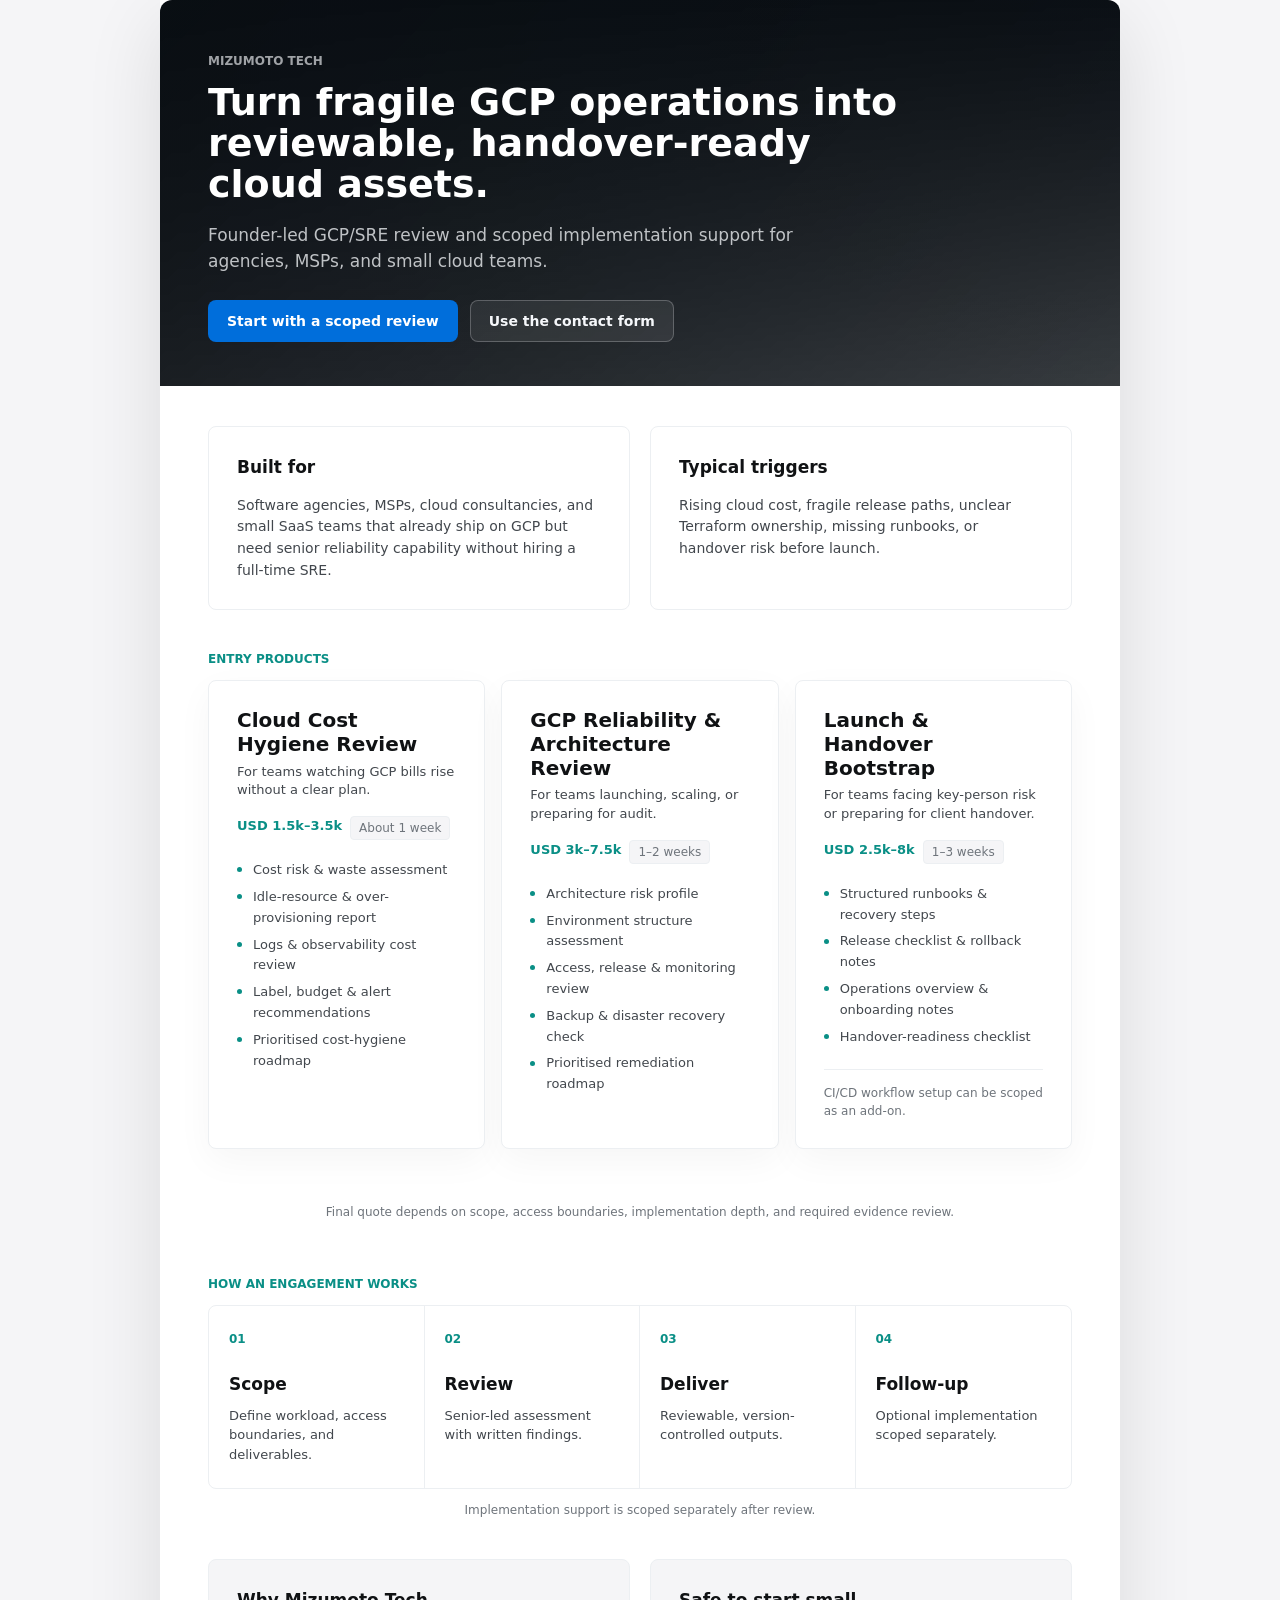
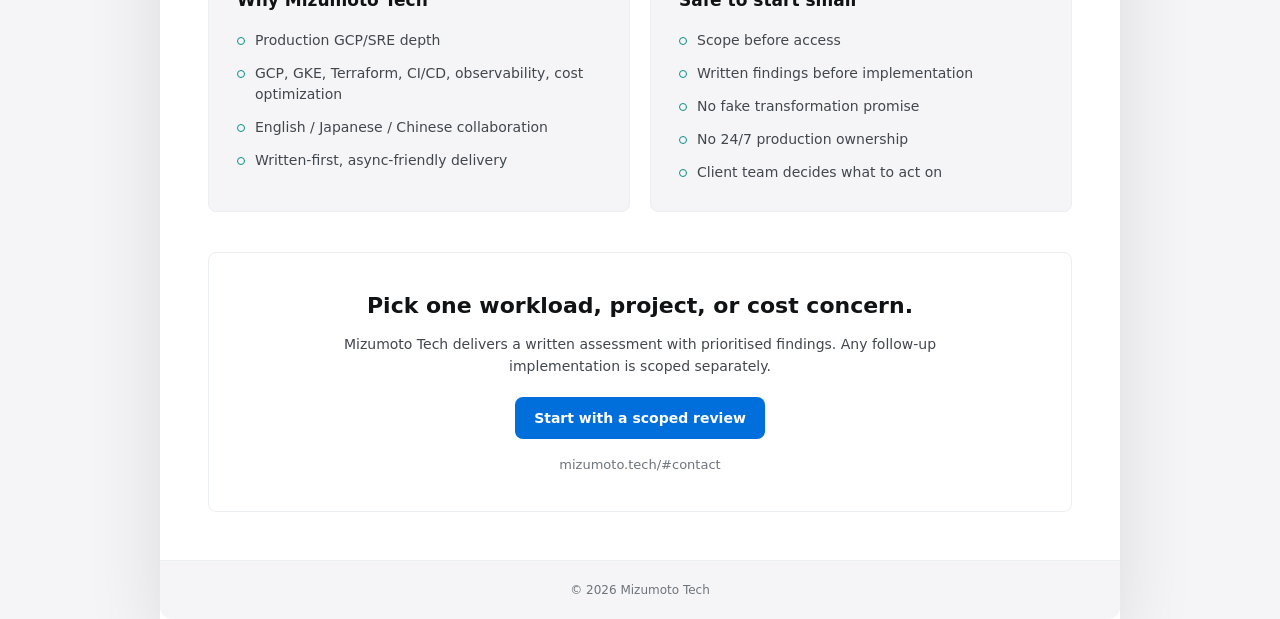
<file: sales/mizumoto-tech-one-page-appeal-sheet/index.html>
<!doctype html>
<html lang="en">
  <head>
    <meta charset="utf-8">
    <meta name="viewport" content="width=device-width, initial-scale=1">
    <title>Mizumoto Tech — Founder-led GCP Reliability Engineering</title>
    <meta
      name="description"
      content="Mizumoto Tech one-page sales sheet for founder-led GCP reliability engineering and scoped SRE support."
    >
    <meta name="robots" content="noindex">
    <meta http-equiv="refresh" content="0; url=../mizumoto-tech-one-page-appeal-sheet.html">
    <link rel="canonical" href="../mizumoto-tech-one-page-appeal-sheet.html">
    <link rel="icon" type="image/png" href="../assets/mizumototech_logo.png">
    <link rel="apple-touch-icon" href="../assets/mizumototech_logo.png">
  </head>
  <body>
    <p>
      <a href="../mizumoto-tech-one-page-appeal-sheet.html">Open the Mizumoto Tech sales sheet</a>
    </p>
  </body>
</html>
</file>
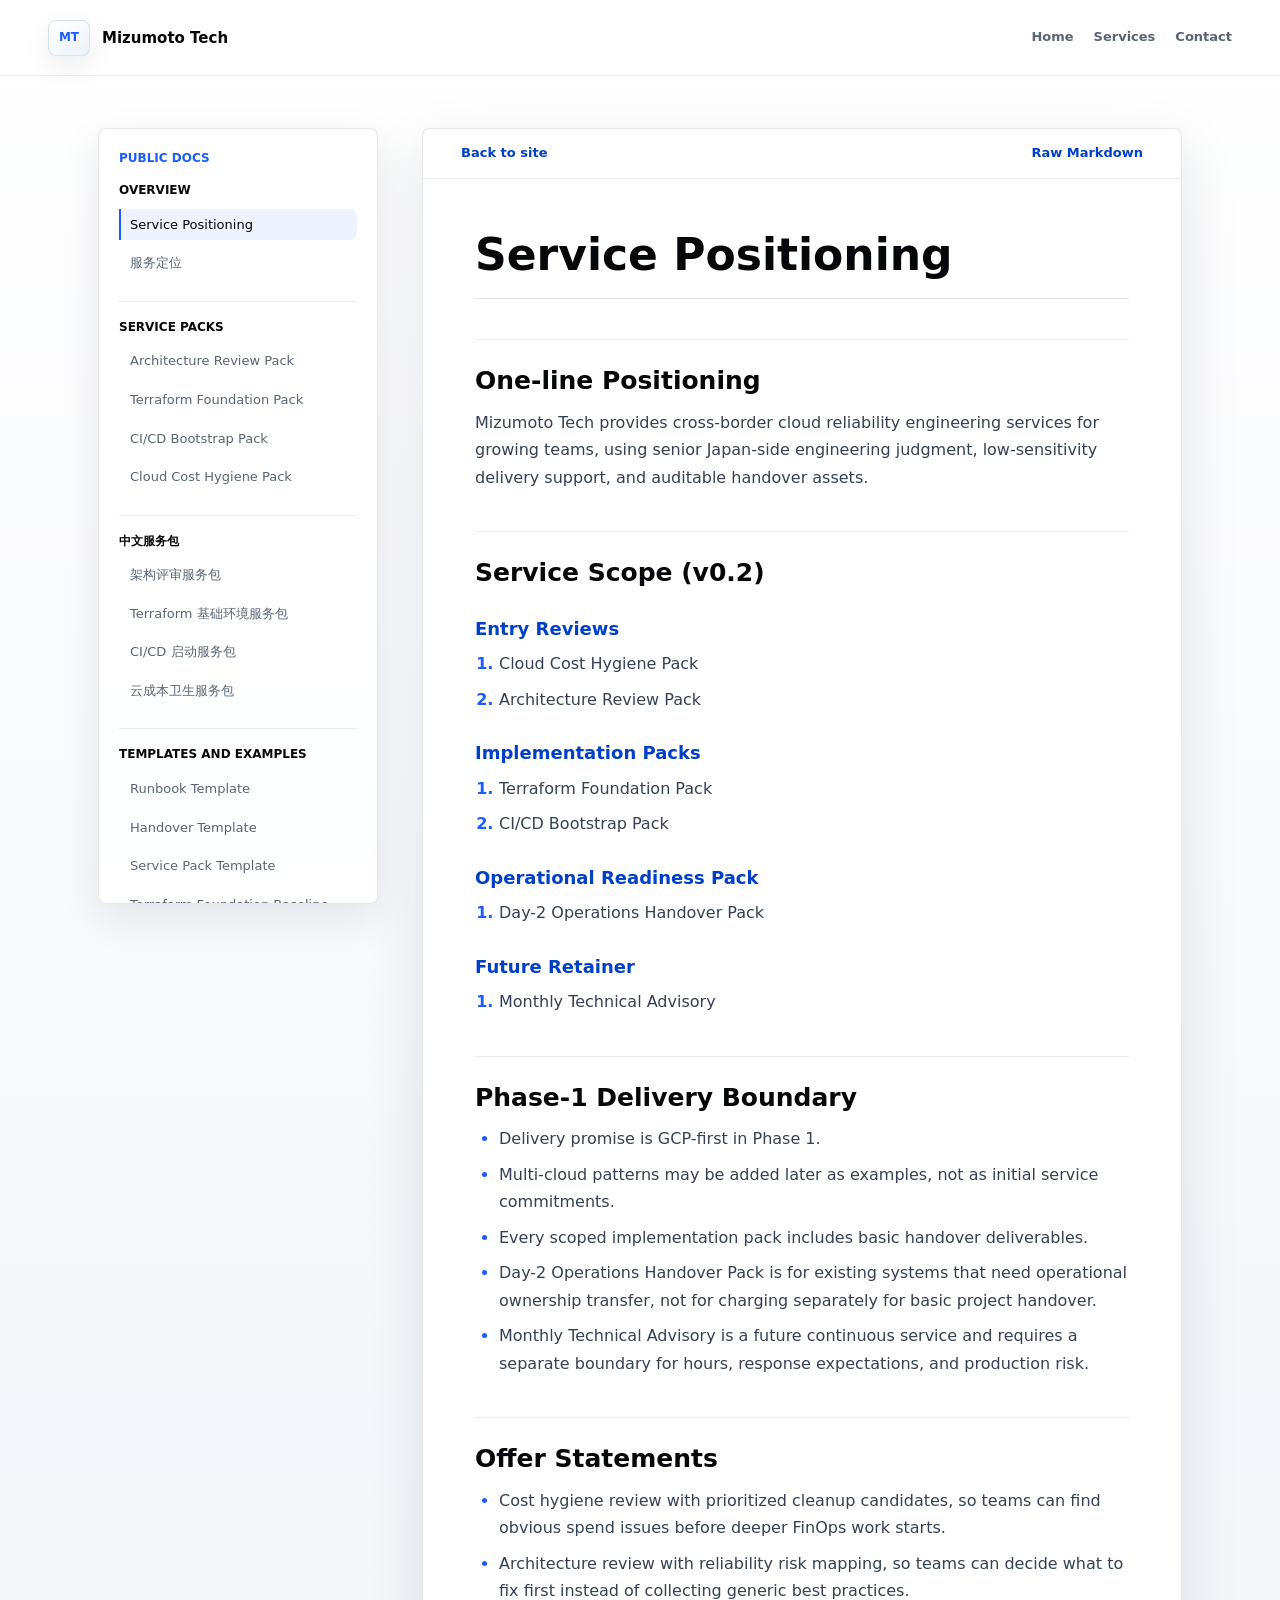
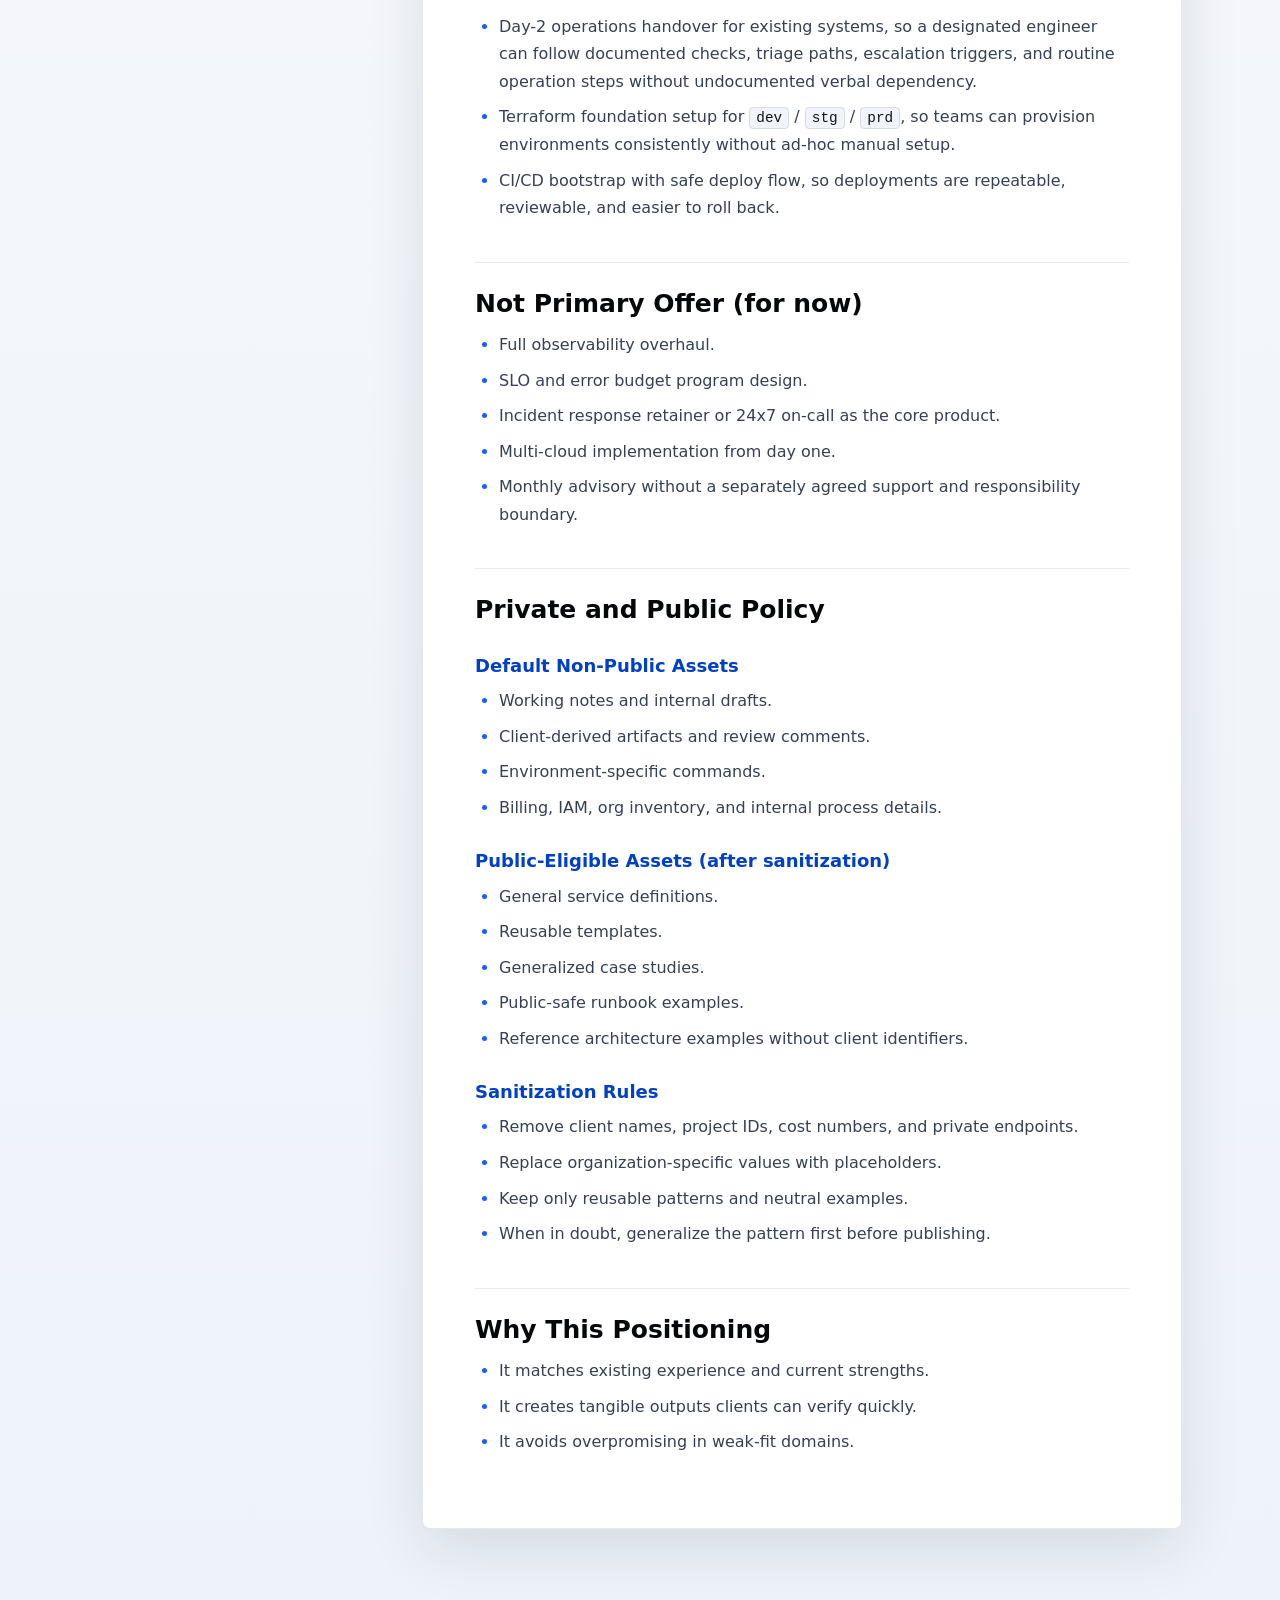
<file: docs.html>
<!doctype html>
<html lang="en">
  <head>
    <meta charset="utf-8">
    <meta name="viewport" content="width=device-width, initial-scale=1">
    <title>Mizumoto Tech Docs</title>
    <meta
      name="description"
      content="Public Mizumoto Tech service notes, templates, and public-safe runbook examples."
    >
    <meta name="theme-color" content="#f5f7fb">
    <link rel="stylesheet" href="assets/css/site.css">
  </head>
  <body class="doc-page">
    <header class="site-header">
      <a class="brand" href="/" aria-label="Mizumoto Tech home">
        <span class="brand-mark" aria-hidden="true">MT</span>
        <span>Mizumoto Tech</span>
      </a>

      <nav class="site-nav" aria-label="Primary navigation">
        <a href="/">Home</a>
        <a href="/#services">Services</a>
        <a href="/#contact">Contact</a>
      </nav>
    </header>

    <main class="doc-shell">
      <aside class="doc-sidebar" aria-label="Public documents">
        <p class="eyebrow">Public Docs</p>
        <nav id="doc-list"></nav>
      </aside>

      <article class="doc-reader" aria-labelledby="doc-title">
        <div class="doc-toolbar">
          <a class="doc-back-link" href="/">Back to site</a>
          <a id="raw-link" class="doc-raw-link" href="#">Raw Markdown</a>
        </div>
        <div id="doc-status" class="doc-status">Loading document...</div>
        <div id="doc-content" class="markdown-body" hidden></div>
      </article>
    </main>

    <script>
      const documents = [
        {
          group: 'Overview',
          items: [
            ['Service Positioning', 'content/imported/sre-runbooks/docs/service-positioning.md'],
            ['服务定位', 'content/imported/sre-runbooks/docs/service-positioning_zh.md']
          ]
        },
        {
          group: 'Service Packs',
          items: [
            ['Architecture Review Pack', 'content/imported/sre-runbooks/services/architecture-review-pack.md'],
            ['Terraform Foundation Pack', 'content/imported/sre-runbooks/services/terraform-foundation-pack.md'],
            ['CI/CD Bootstrap Pack', 'content/imported/sre-runbooks/services/cicd-bootstrap-pack.md'],
            ['Cloud Cost Hygiene Pack', 'content/imported/sre-runbooks/services/cost-hygiene-pack.md']
          ]
        },
        {
          group: '中文服务包',
          items: [
            ['架构评审服务包', 'content/imported/sre-runbooks/services/architecture-review-pack_zh.md'],
            ['Terraform 基础环境服务包', 'content/imported/sre-runbooks/services/terraform-foundation-pack_zh.md'],
            ['CI/CD 启动服务包', 'content/imported/sre-runbooks/services/cicd-bootstrap-pack_zh.md'],
            ['云成本卫生服务包', 'content/imported/sre-runbooks/services/cost-hygiene-pack_zh.md']
          ]
        },
        {
          group: 'Templates and Examples',
          items: [
            ['Runbook Template', 'content/imported/sre-runbooks/templates/runbook-template.md'],
            ['Handover Template', 'content/imported/sre-runbooks/templates/handover-template.md'],
            ['Service Pack Template', 'content/imported/sre-runbooks/templates/service-pack-template.md'],
            ['Terraform Foundation Baseline', 'content/imported/sre-runbooks/examples/gcp/terraform-foundation-baseline.md']
          ]
        },
        {
          group: '中文模板',
          items: [
            ['Runbook 模板', 'content/imported/sre-runbooks/templates/runbook-template_zh.md'],
            ['交接模板', 'content/imported/sre-runbooks/templates/handover-template_zh.md'],
            ['服务包模板', 'content/imported/sre-runbooks/templates/service-pack-template_zh.md']
          ]
        }
      ];

      const allowedPaths = new Set(documents.flatMap((group) => group.items.map((item) => item[1])));
      const defaultPath = 'content/imported/sre-runbooks/docs/service-positioning.md';
      const requestedPath = new URLSearchParams(window.location.search).get('doc') || defaultPath;
      const activePath = allowedPaths.has(requestedPath) ? requestedPath : defaultPath;
      const docList = document.querySelector('#doc-list');
      const status = document.querySelector('#doc-status');
      const content = document.querySelector('#doc-content');
      const rawLink = document.querySelector('#raw-link');

      const escapeHtml = (value) =>
        value.replace(/&/g, '&amp;').replace(/</g, '&lt;').replace(/>/g, '&gt;');

      const inlineMarkdown = (value) => {
        const codeSpans = [];
        const marked = value.replace(/`([^`]+)`/g, (_, code) => {
          const index = codeSpans.push(`<code>${escapeHtml(code)}</code>`) - 1;
          return `\u0000${index}\u0000`;
        });

        return escapeHtml(marked)
          .replace(/\*\*([^*]+)\*\*/g, '<strong>$1</strong>')
          .replace(/\u0000(\d+)\u0000/g, (_, index) => codeSpans[Number(index)]);
      };

      const appendParagraph = (root, lines) => {
        if (!lines.length) {
          return;
        }

        const paragraph = document.createElement('p');
        paragraph.innerHTML = inlineMarkdown(lines.join(' '));
        root.append(paragraph);
        lines.length = 0;
      };

      const renderMarkdown = (markdown) => {
        const root = document.createDocumentFragment();
        const lines = markdown.replace(/\r\n/g, '\n').split('\n');
        const paragraphLines = [];
        let list = null;
        let lastListItem = null;
        let codeBlock = null;

        const flushList = () => {
          list = null;
          lastListItem = null;
        };

        const ensureList = (type) => {
          if (!list || list.tagName.toLowerCase() !== type) {
            list = document.createElement(type);
            root.append(list);
          }
          return list;
        };

        lines.forEach((line) => {
          const fenceMatch = line.match(/^```(\w+)?\s*$/);

          if (codeBlock) {
            if (fenceMatch) {
              const pre = document.createElement('pre');
              const code = document.createElement('code');
              if (codeBlock.language) {
                code.dataset.language = codeBlock.language;
              }
              code.textContent = codeBlock.lines.join('\n');
              pre.append(code);
              root.append(pre);
              codeBlock = null;
            } else {
              codeBlock.lines.push(line);
            }
            return;
          }

          if (fenceMatch) {
            appendParagraph(root, paragraphLines);
            flushList();
            codeBlock = { language: fenceMatch[1] || '', lines: [] };
            return;
          }

          if (!line.trim()) {
            appendParagraph(root, paragraphLines);
            flushList();
            return;
          }

          const headingMatch = line.match(/^(#{1,4})\s+(.+)$/);
          if (headingMatch) {
            appendParagraph(root, paragraphLines);
            flushList();
            const heading = document.createElement(`h${headingMatch[1].length}`);
            heading.id = headingMatch[2]
              .toLowerCase()
              .replace(/`/g, '')
              .replace(/[^a-z0-9\u4e00-\u9fff]+/g, '-')
              .replace(/^-|-$/g, '');
            heading.innerHTML = inlineMarkdown(headingMatch[2]);
            root.append(heading);
            return;
          }

          const unorderedMatch = line.match(/^-\s+(.+)$/);
          const orderedMatch = line.match(/^\d+\.\s+(.+)$/);
          if (unorderedMatch || orderedMatch) {
            appendParagraph(root, paragraphLines);
            const currentList = ensureList(unorderedMatch ? 'ul' : 'ol');
            const item = document.createElement('li');
            item.innerHTML = inlineMarkdown((unorderedMatch || orderedMatch)[1]);
            currentList.append(item);
            lastListItem = item;
            return;
          }

          const continuationMatch = line.match(/^\s{2,}(.+)$/);
          if (continuationMatch && lastListItem) {
            lastListItem.innerHTML = `${lastListItem.innerHTML} ${inlineMarkdown(continuationMatch[1])}`;
            return;
          }

          flushList();
          paragraphLines.push(line.trim());
        });

        if (codeBlock) {
          const pre = document.createElement('pre');
          const code = document.createElement('code');
          code.textContent = codeBlock.lines.join('\n');
          pre.append(code);
          root.append(pre);
        }
        appendParagraph(root, paragraphLines);
        return root;
      };

      documents.forEach((group) => {
        const section = document.createElement('section');
        const title = document.createElement('h2');
        const list = document.createElement('ul');
        title.textContent = group.group;
        group.items.forEach(([label, path]) => {
          const item = document.createElement('li');
          const link = document.createElement('a');
          link.href = `docs.html?doc=${encodeURIComponent(path)}`;
          link.textContent = label;
          if (path === activePath) {
            link.setAttribute('aria-current', 'page');
          }
          item.append(link);
          list.append(item);
        });
        section.append(title, list);
        docList.append(section);
      });

      rawLink.href = activePath;

      fetch(activePath)
        .then((response) => {
          if (!response.ok) {
            throw new Error('Document could not be loaded.');
          }
          return response.text();
        })
        .then((markdown) => {
          content.replaceChildren(renderMarkdown(markdown));
          const title = content.querySelector('h1');
          if (title) {
            title.id = 'doc-title';
            document.title = `${title.textContent} | Mizumoto Tech Docs`;
          }
          status.hidden = true;
          content.hidden = false;
        })
        .catch(() => {
          status.textContent = 'This public document is not available.';
        });
    </script>
  </body>
</html>
</file>
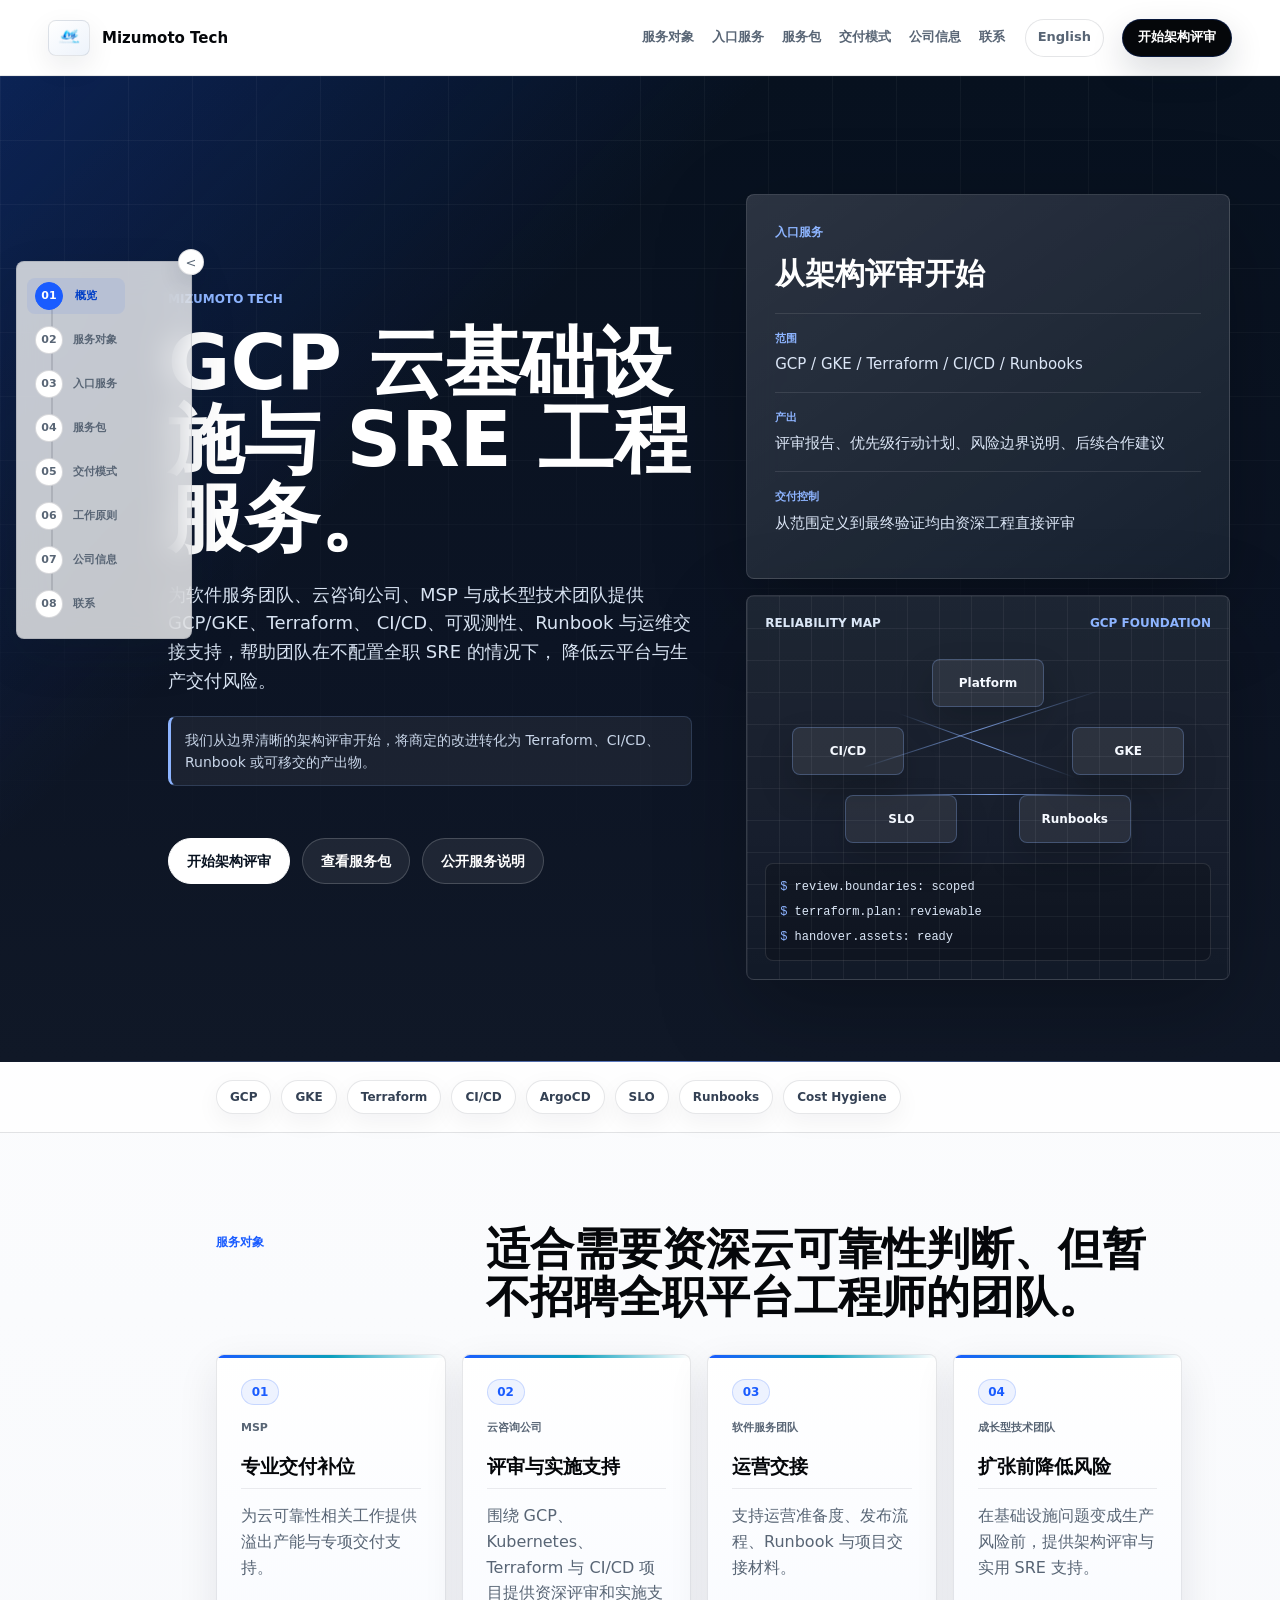
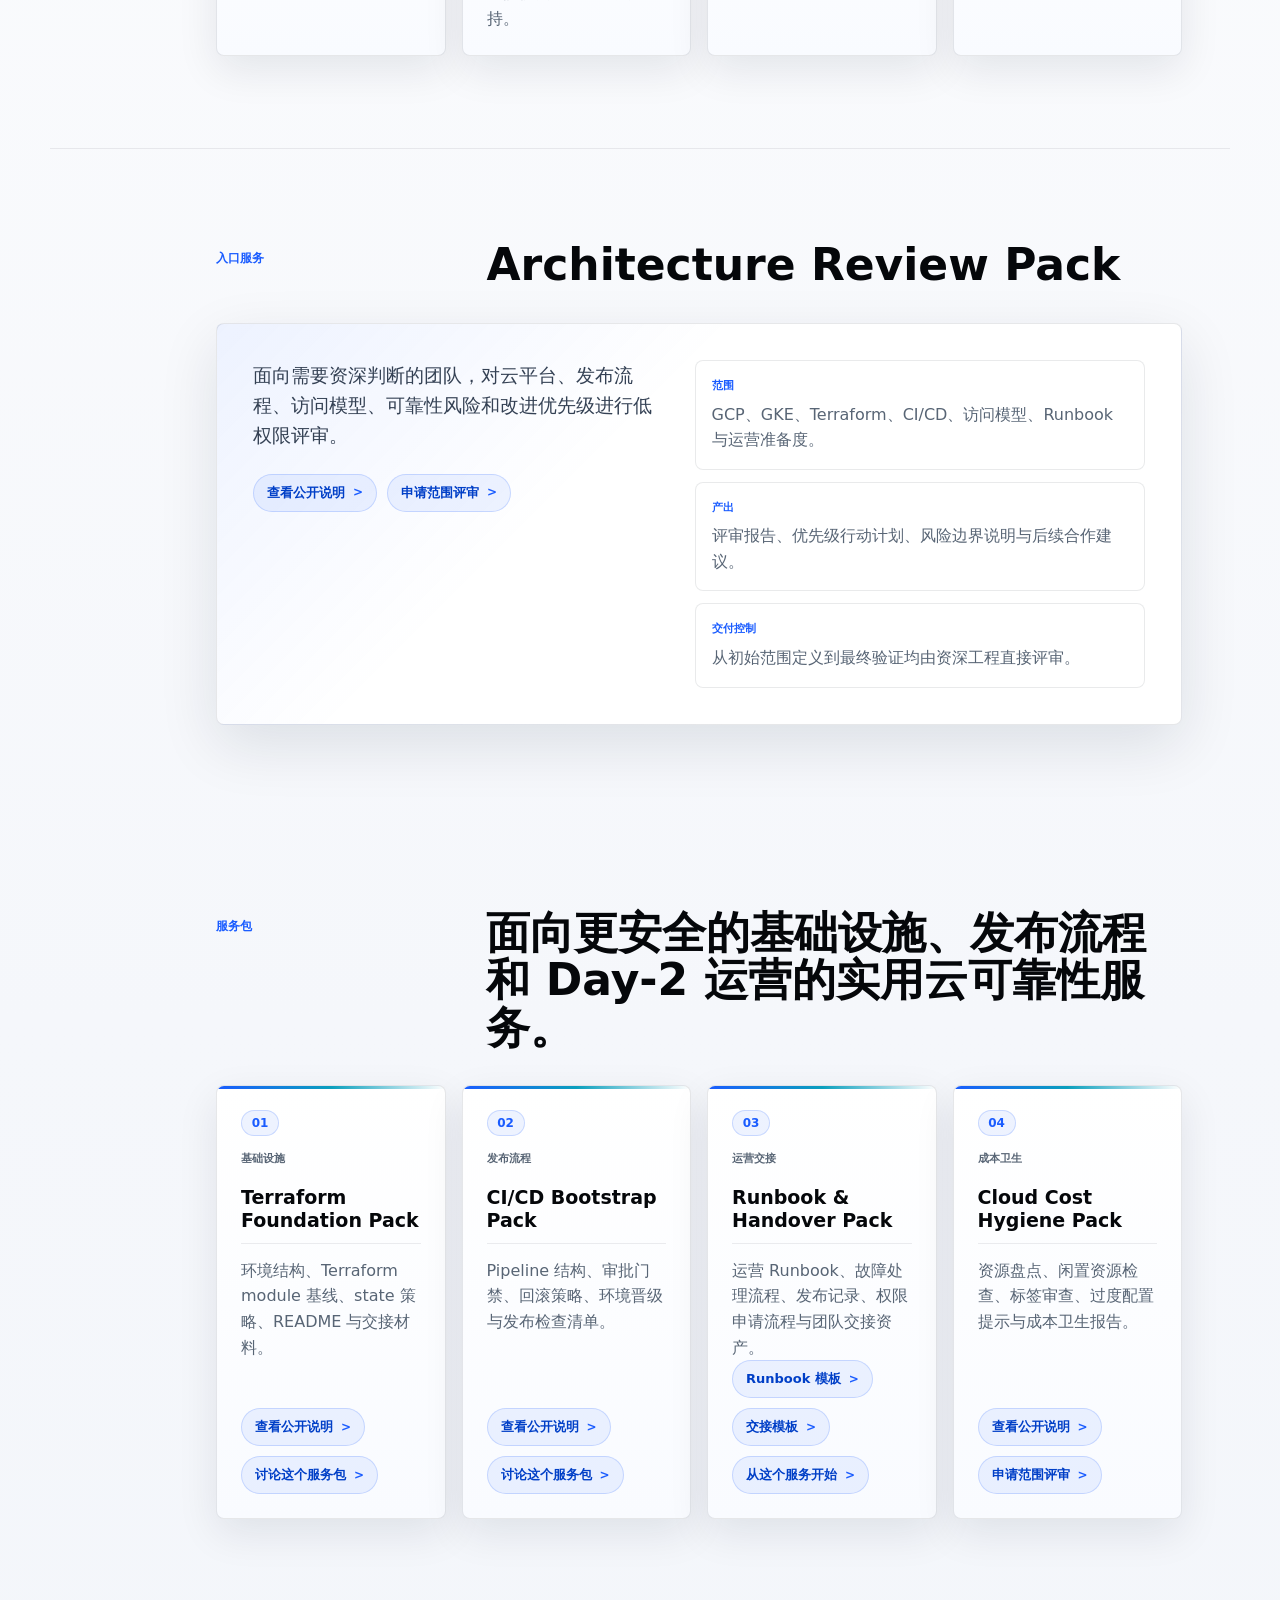
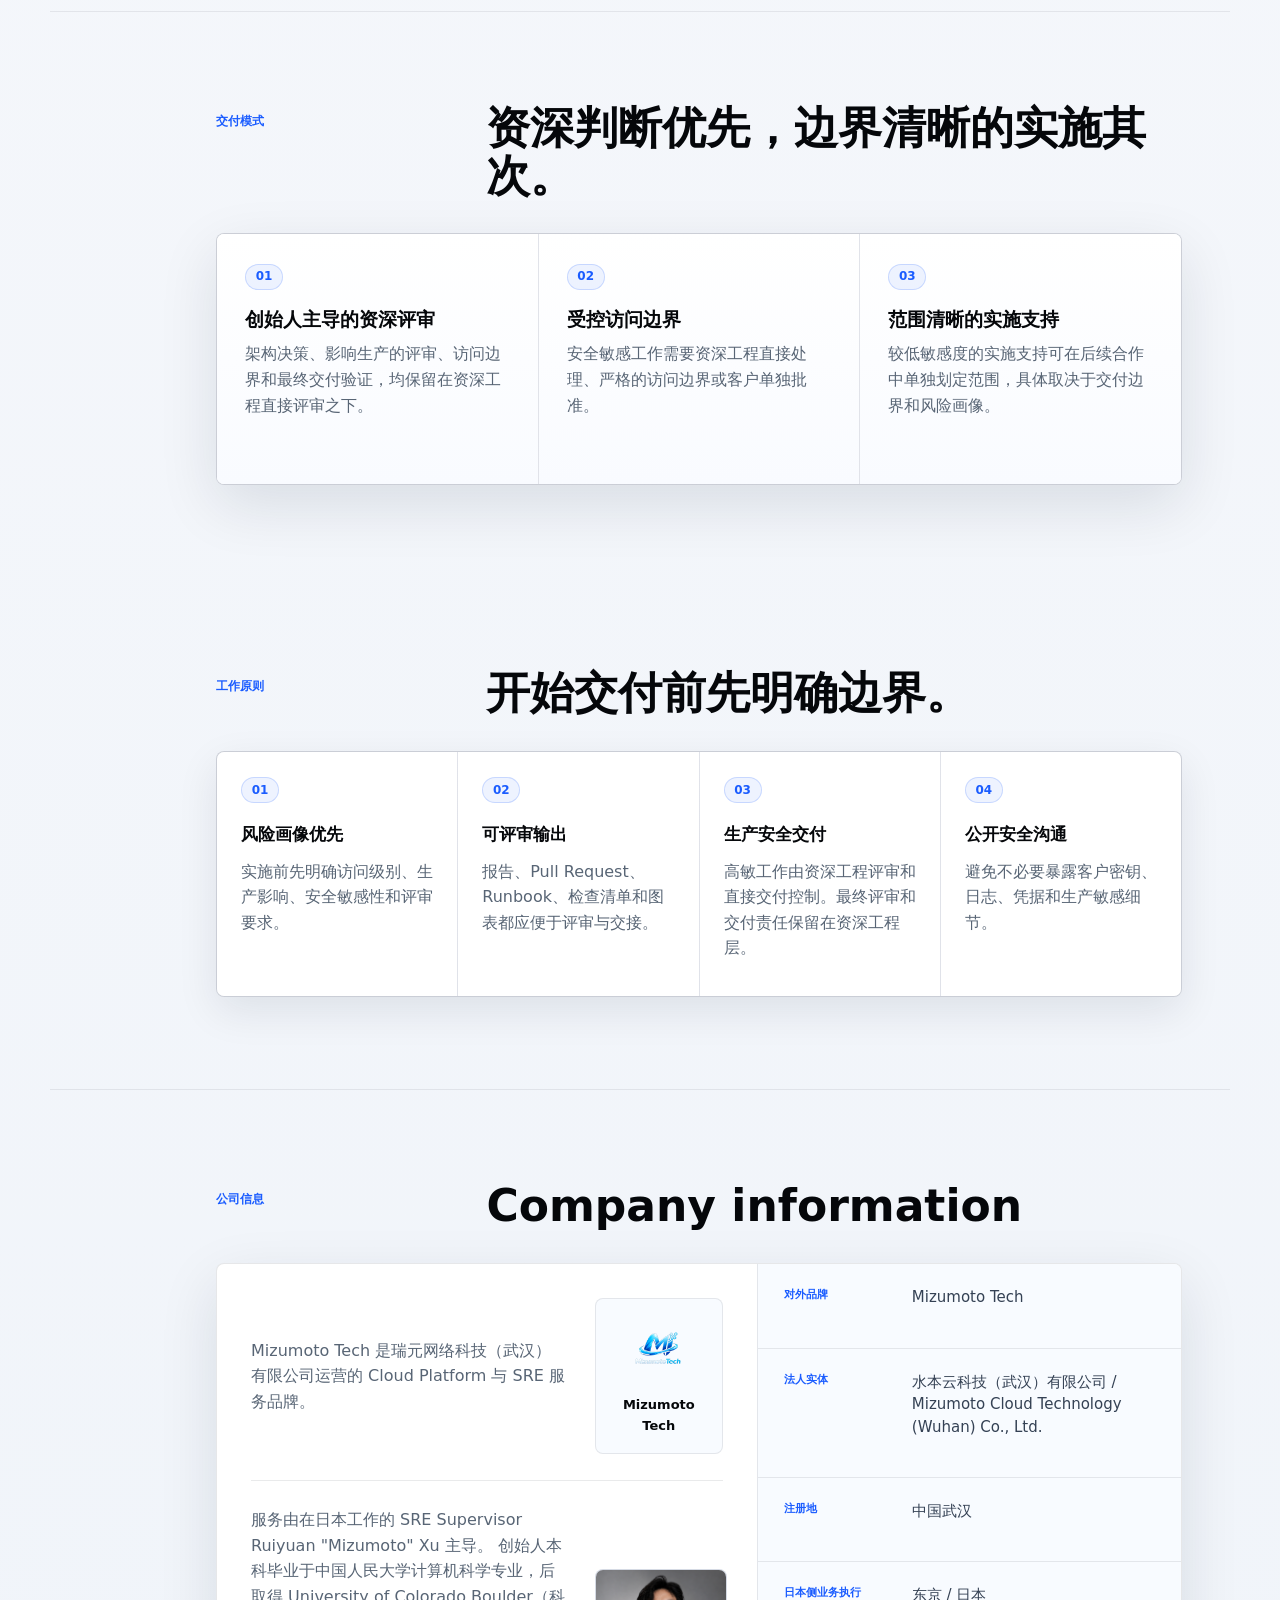
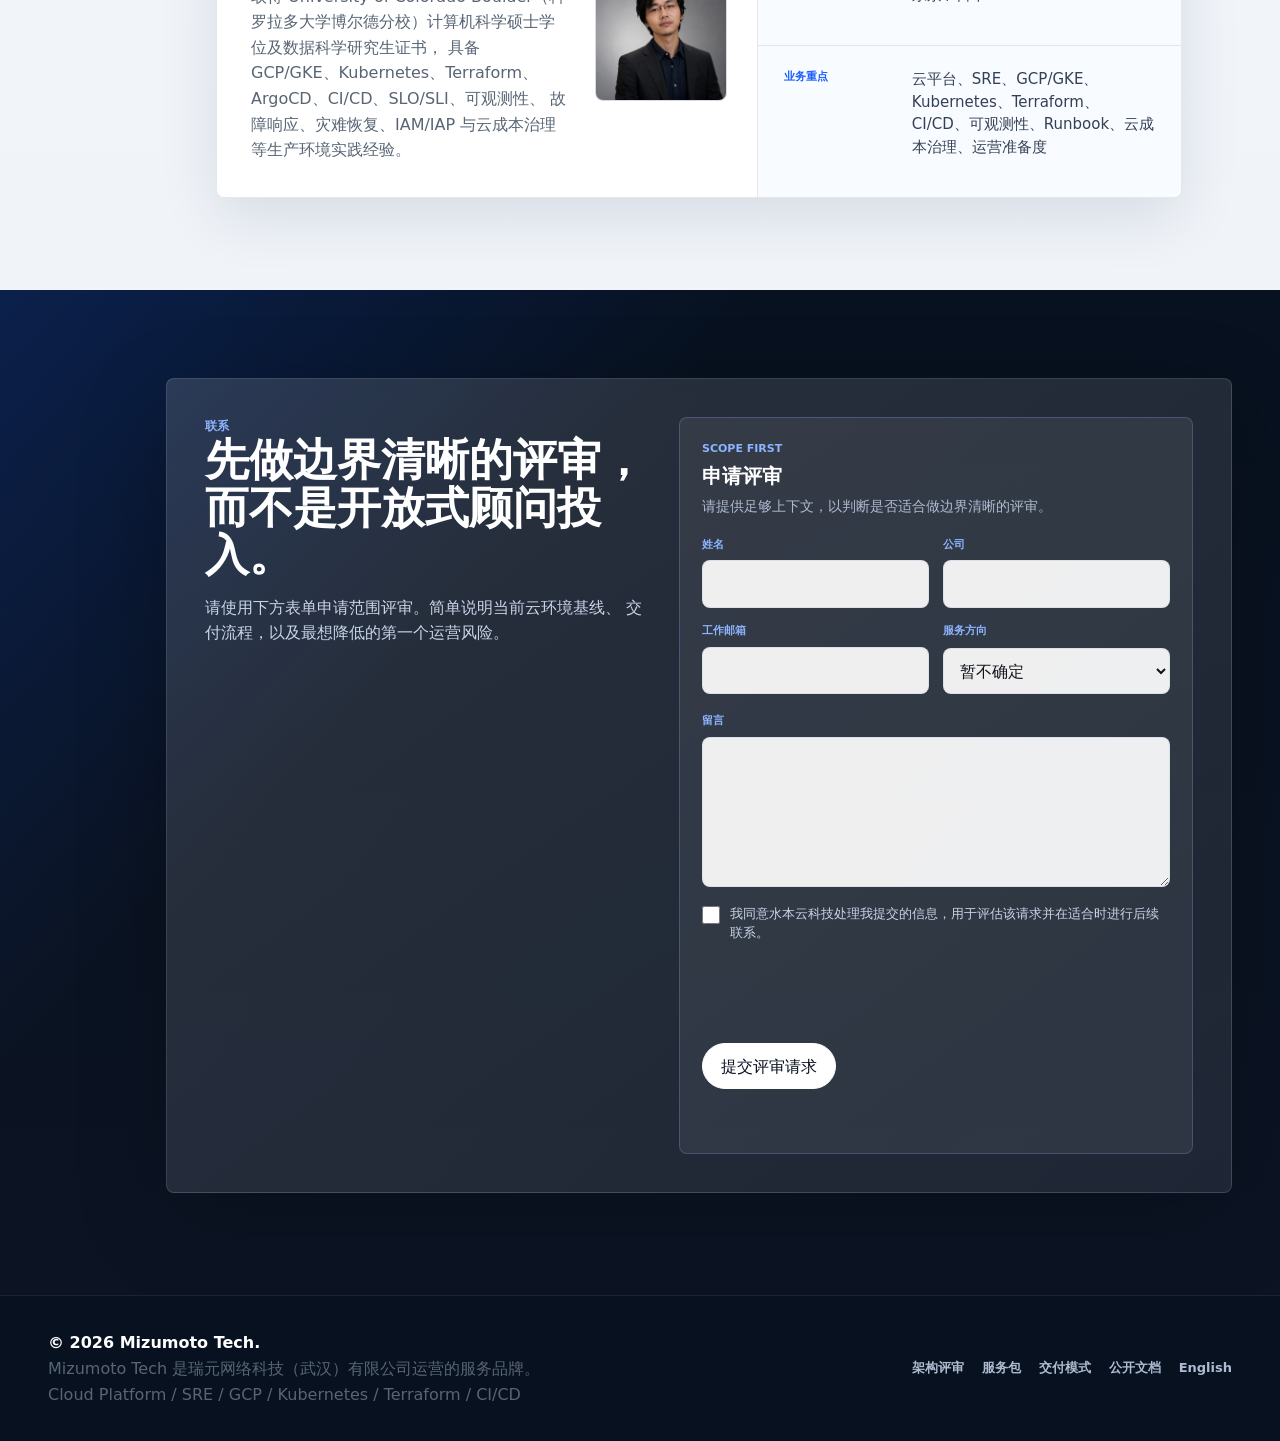
<file: zh.html>
<!doctype html>
<html lang="zh-Hans">
  <head>
    <meta charset="utf-8">
    <meta name="viewport" content="width=device-width, initial-scale=1">
    <title>Mizumoto Tech | 面向可评审、可交接云基础设施的 GCP 可靠性工程</title>
    <meta
      name="description"
      content="Mizumoto Tech 面向 MSP、云咨询公司和成长型技术团队，提供由创始人主导的 GCP 可靠性工程、Terraform 交付、CI/CD 工作流、Runbook 与可交接云基础设施支持。"
    >
    <meta property="og:title" content="Mizumoto Tech">
    <meta
      property="og:description"
      content="由创始人主导的 GCP 可靠性工程，面向可评审、可复用、可交接的云基础设施，覆盖 GCP、Kubernetes、Terraform、CI/CD、Runbook、云成本卫生与运营准备度。"
    >
    <meta property="og:type" content="website">
    <meta property="og:url" content="https://mizumoto.tech/zh.html">
    <meta name="theme-color" content="#f5f7fb">
    <link rel="icon" type="image/png" href="assets/pic/mizumototech_logo.png">
    <link rel="apple-touch-icon" href="assets/pic/mizumototech_logo.png">
    <link rel="alternate" hreflang="en" href="https://mizumoto.tech/">
    <link rel="alternate" hreflang="zh-Hans" href="https://mizumoto.tech/zh.html">
    <link rel="stylesheet" href="assets/css/site.css">
    <script src="https://challenges.cloudflare.com/turnstile/v0/api.js" async defer></script>
  </head>
  <body>
    <aside class="section-indicator" aria-label="页面章节">
      <button class="indicator-toggle" type="button" aria-label="收起章节导航" aria-expanded="true">
        <span class="toggle-expanded" aria-hidden="true">&lt;</span>
        <span class="toggle-collapsed" aria-hidden="true">&gt;</span>
      </button>
      <ol>
        <li>
          <a href="#hero" data-section="hero" data-index="0">
            <span class="indicator-index">01</span>
            <span class="indicator-label">概览</span>
          </a>
        </li>
        <li>
          <a href="#support" data-section="support" data-index="1">
            <span class="indicator-index">02</span>
            <span class="indicator-label">服务对象</span>
          </a>
        </li>
        <li>
          <a href="#entry" data-section="entry" data-index="2">
            <span class="indicator-index">03</span>
            <span class="indicator-label">入口服务</span>
          </a>
        </li>
        <li>
          <a href="#services" data-section="services" data-index="3">
            <span class="indicator-index">04</span>
            <span class="indicator-label">服务包</span>
          </a>
        </li>
        <li>
          <a href="#delivery" data-section="delivery" data-index="4">
            <span class="indicator-index">05</span>
            <span class="indicator-label">交付模式</span>
          </a>
        </li>
        <li>
          <a href="#standards" data-section="standards" data-index="5">
            <span class="indicator-index">06</span>
            <span class="indicator-label">工作原则</span>
          </a>
        </li>
        <li>
          <a href="#company" data-section="company" data-index="6">
            <span class="indicator-index">07</span>
            <span class="indicator-label">公司信息</span>
          </a>
        </li>
        <li>
          <a href="#contact" data-section="contact" data-index="7">
            <span class="indicator-index">08</span>
            <span class="indicator-label">联系</span>
          </a>
        </li>
      </ol>
    </aside>

    <header class="site-header">
      <a class="brand" href="zh.html" aria-label="Mizumoto Tech 中文首页">
        <span class="brand-mark" aria-hidden="true">
          <img src="assets/pic/mizumototech_logo.png" alt="">
        </span>
        <span>Mizumoto Tech</span>
      </a>

      <nav class="site-nav" aria-label="主导航">
        <div class="nav-links">
          <a href="#support">服务对象</a>
          <a href="#entry">入口服务</a>
          <a href="#services">服务包</a>
          <a href="#delivery">交付模式</a>
          <a href="#company">公司信息</a>
          <a href="#contact">联系</a>
        </div>
        <div class="nav-actions">
          <a class="language-link" href="https://www.mizumoto.tech">English</a>
          <a class="nav-cta" href="#entry">开始架构评审</a>
        </div>
      </nav>
    </header>

    <main>
      <section class="hero" id="hero" aria-labelledby="hero-title">
        <div class="hero-inner">
          <div class="hero-content">
            <p class="eyebrow">Mizumoto Tech</p>
            <h1 id="hero-title">GCP 云基础设施与 SRE 工程服务。</h1>
            <p class="hero-copy">
              为软件服务团队、云咨询公司、MSP 与成长型技术团队提供 GCP/GKE、Terraform、
              CI/CD、可观测性、Runbook 与运维交接支持，帮助团队在不配置全职 SRE 的情况下，
              降低云平台与生产交付风险。
            </p>
            <p class="credential-line">
              我们从边界清晰的架构评审开始，将商定的改进转化为 Terraform、CI/CD、Runbook 或可移交的产出物。
            </p>
            <div class="hero-actions" aria-label="页面快捷入口">
              <a class="button primary" href="#entry">开始架构评审</a>
              <a class="button secondary" href="#services">查看服务包</a>
              <a class="button secondary" href="docs.html?doc=content%2Fimported%2Fsre-runbooks%2Fdocs%2Fservice-positioning_zh.md">公开服务说明</a>
            </div>
          </div>

          <div class="hero-panel-stack">
            <aside class="hero-review-card" aria-label="Architecture Review Pack 摘要">
              <p class="eyebrow">入口服务</p>
              <h2>从架构评审开始</h2>
              <dl>
                <div>
                  <dt>范围</dt>
                  <dd>GCP / GKE / Terraform / CI/CD / Runbooks</dd>
                </div>
                <div>
                  <dt>产出</dt>
                  <dd>评审报告、优先级行动计划、风险边界说明、后续合作建议</dd>
                </div>
                <div>
                  <dt>交付控制</dt>
                  <dd>从范围定义到最终验证均由资深工程直接评审</dd>
                </div>
              </dl>
            </aside>

            <div class="architecture-panel" aria-hidden="true">
              <div class="panel-topline">
                <span>Reliability map</span>
                <span>GCP foundation</span>
              </div>
              <div class="infra-map">
                <span class="map-line line-a"></span>
                <span class="map-line line-b"></span>
                <span class="map-line line-c"></span>
                <div class="diagram-node node-platform">Platform</div>
                <div class="diagram-node node-release">CI/CD</div>
                <div class="diagram-node node-runtime">GKE</div>
                <div class="diagram-node node-observe">SLO</div>
                <div class="diagram-node node-handover">Runbooks</div>
              </div>
              <div class="review-console">
                <span>review.boundaries: scoped</span>
                <span>terraform.plan: reviewable</span>
                <span>handover.assets: ready</span>
              </div>
            </div>
          </div>
        </div>
      </section>

      <section class="capability-strip" aria-label="云可靠性能力">
        <div class="capability-inner">
          <span>GCP</span>
          <span>GKE</span>
          <span>Terraform</span>
          <span>CI/CD</span>
          <span>ArgoCD</span>
          <span>SLO</span>
          <span>Runbooks</span>
          <span>Cost Hygiene</span>
        </div>
      </section>

      <section class="section audience" id="support" aria-labelledby="support-title">
        <div class="section-heading">
          <p class="eyebrow">服务对象</p>
          <h2 id="support-title">适合需要资深云可靠性判断、但暂不招聘全职平台工程师的团队。</h2>
        </div>
        <div class="audience-grid">
          <article class="service-card">
            <span class="card-index">01</span>
            <p class="service-type">MSP</p>
            <h3>专业交付补位</h3>
            <p>为云可靠性相关工作提供溢出产能与专项交付支持。</p>
          </article>
          <article class="service-card">
            <span class="card-index">02</span>
            <p class="service-type">云咨询公司</p>
            <h3>评审与实施支持</h3>
            <p>围绕 GCP、Kubernetes、Terraform 与 CI/CD 项目提供资深评审和实施支持。</p>
          </article>
          <article class="service-card">
            <span class="card-index">03</span>
            <p class="service-type">软件服务团队</p>
            <h3>运营交接</h3>
            <p>支持运营准备度、发布流程、Runbook 与项目交接材料。</p>
          </article>
          <article class="service-card">
            <span class="card-index">04</span>
            <p class="service-type">成长型技术团队</p>
            <h3>扩张前降低风险</h3>
            <p>在基础设施问题变成生产风险前，提供架构评审与实用 SRE 支持。</p>
          </article>
        </div>
      </section>

      <section class="section entry-service" id="entry" aria-labelledby="entry-title">
        <div class="section-heading">
          <p class="eyebrow">入口服务</p>
          <h2 id="entry-title">Architecture Review Pack</h2>
        </div>
        <div class="entry-panel">
          <div class="entry-copy">
            <p class="lead-copy">
              面向需要资深判断的团队，对云平台、发布流程、访问模型、可靠性风险和改进优先级进行低权限评审。
            </p>
            <div class="doc-link-group" aria-label="Architecture Review Pack 操作">
              <a class="doc-link" href="docs.html?doc=content%2Fimported%2Fsre-runbooks%2Fservices%2Farchitecture-review-pack_zh.md">查看公开说明</a>
              <a class="doc-link" href="#contact">申请范围评审</a>
            </div>
          </div>
          <div class="entry-spec">
            <div>
              <span>范围</span>
              <p>GCP、GKE、Terraform、CI/CD、访问模型、Runbook 与运营准备度。</p>
            </div>
            <div>
              <span>产出</span>
              <p>评审报告、优先级行动计划、风险边界说明与后续合作建议。</p>
            </div>
            <div>
              <span>交付控制</span>
              <p>从初始范围定义到最终验证均由资深工程直接评审。</p>
            </div>
          </div>
        </div>
      </section>

      <section class="section services" id="services" aria-labelledby="services-title">
        <div class="section-heading">
          <p class="eyebrow">服务包</p>
          <h2 id="services-title">面向更安全的基础设施、发布流程和 Day-2 运营的实用云可靠性服务。</h2>
        </div>
        <div class="service-grid">
          <article class="service-card primary-service">
            <span class="card-index">01</span>
            <p class="service-type">基础设施</p>
            <h3>Terraform Foundation Pack</h3>
            <p>环境结构、Terraform module 基线、state 策略、README 与交接材料。</p>
            <div class="doc-link-group" aria-label="Terraform Foundation Pack 操作">
              <a class="doc-link" href="docs.html?doc=content%2Fimported%2Fsre-runbooks%2Fservices%2Fterraform-foundation-pack_zh.md">查看公开说明</a>
              <a class="doc-link" href="#contact">讨论这个服务包</a>
            </div>
          </article>
          <article class="service-card primary-service">
            <span class="card-index">02</span>
            <p class="service-type">发布流程</p>
            <h3>CI/CD Bootstrap Pack</h3>
            <p>Pipeline 结构、审批门禁、回滚策略、环境晋级与发布检查清单。</p>
            <div class="doc-link-group" aria-label="CI/CD Bootstrap Pack 操作">
              <a class="doc-link" href="docs.html?doc=content%2Fimported%2Fsre-runbooks%2Fservices%2Fcicd-bootstrap-pack_zh.md">查看公开说明</a>
              <a class="doc-link" href="#contact">讨论这个服务包</a>
            </div>
          </article>
          <article class="service-card primary-service">
            <span class="card-index">03</span>
            <p class="service-type">运营交接</p>
            <h3>Runbook &amp; Handover Pack</h3>
            <p>运营 Runbook、故障处理流程、发布记录、权限申请流程与团队交接资产。</p>
            <div class="doc-link-group" aria-label="Runbook 与交接公开文档">
              <a class="doc-link" href="docs.html?doc=content%2Fimported%2Fsre-runbooks%2Ftemplates%2Frunbook-template_zh.md">Runbook 模板</a>
              <a class="doc-link" href="docs.html?doc=content%2Fimported%2Fsre-runbooks%2Ftemplates%2Fhandover-template_zh.md">交接模板</a>
              <a class="doc-link" href="#contact">从这个服务开始</a>
            </div>
          </article>
          <article class="service-card primary-service">
            <span class="card-index">04</span>
            <p class="service-type">成本卫生</p>
            <h3>Cloud Cost Hygiene Pack</h3>
            <p>资源盘点、闲置资源检查、标签审查、过度配置提示与成本卫生报告。</p>
            <div class="doc-link-group" aria-label="Cloud Cost Hygiene Pack 操作">
              <a class="doc-link" href="docs.html?doc=content%2Fimported%2Fsre-runbooks%2Fservices%2Fcost-hygiene-pack_zh.md">查看公开说明</a>
              <a class="doc-link" href="#contact">申请范围评审</a>
            </div>
          </article>
        </div>
      </section>

      <section class="section delivery" id="delivery" aria-labelledby="delivery-title">
        <div class="section-heading">
          <p class="eyebrow">交付模式</p>
          <h2 id="delivery-title">资深判断优先，边界清晰的实施其次。</h2>
        </div>
        <div class="delivery-copy">
          <article>
            <span>01</span>
            <h3>创始人主导的资深评审</h3>
            <p>
              架构决策、影响生产的评审、访问边界和最终交付验证，均保留在资深工程直接评审之下。
            </p>
          </article>
          <article>
            <span>02</span>
            <h3>受控访问边界</h3>
            <p>
              安全敏感工作需要资深工程直接处理、严格的访问边界或客户单独批准。
            </p>
          </article>
          <article>
            <span>03</span>
            <h3>范围清晰的实施支持</h3>
            <p>
              较低敏感度的实施支持可在后续合作中单独划定范围，具体取决于交付边界和风险画像。
            </p>
          </article>
        </div>
      </section>

      <section class="section standards" id="standards" aria-labelledby="standards-title">
        <div class="section-heading">
          <p class="eyebrow">工作原则</p>
          <h2 id="standards-title">开始交付前先明确边界。</h2>
        </div>
        <ul class="standards-list">
          <li>
            <span>01</span>
            <strong>风险画像优先</strong>
            <p>实施前先明确访问级别、生产影响、安全敏感性和评审要求。</p>
          </li>
          <li>
            <span>02</span>
            <strong>可评审输出</strong>
            <p>报告、Pull Request、Runbook、检查清单和图表都应便于评审与交接。</p>
          </li>
          <li>
            <span>03</span>
            <strong>生产安全交付</strong>
            <p>高敏工作由资深工程评审和直接交付控制。最终评审和交付责任保留在资深工程层。</p>
          </li>
          <li>
            <span>04</span>
            <strong>公开安全沟通</strong>
            <p>避免不必要暴露客户密钥、日志、凭据和生产敏感细节。</p>
          </li>
        </ul>
      </section>

      <section class="section company-section" id="company" aria-labelledby="company-title">
        <div class="section-heading">
          <p class="eyebrow">公司信息</p>
          <h2 id="company-title">Company information</h2>
        </div>
        <div class="company-layout">
          <div class="about-panel">
            <div class="company-overview">
              <p>
                Mizumoto Tech 是瑞元网络科技（武汉）有限公司运营的 Cloud Platform 与 SRE 服务品牌。
              </p>
              <div class="company-logo-card" aria-label="Mizumoto Tech">
                <img src="assets/pic/mizumototech_logo.png" alt="">
                <span>Mizumoto Tech</span>
              </div>
            </div>
            <div class="founder-overview">
              <div class="about-copy">
                <p>
                  服务由在日本工作的 SRE Supervisor Ruiyuan "Mizumoto" Xu 主导。
                  创始人本科毕业于中国人民大学计算机科学专业，后取得 University of Colorado
                  Boulder（科罗拉多大学博尔德分校）计算机科学硕士学位及数据科学研究生证书，
                  具备 GCP/GKE、Kubernetes、Terraform、ArgoCD、CI/CD、SLO/SLI、可观测性、
                  故障响应、灾难恢复、IAM/IAP 与云成本治理等生产环境实践经验。
                </p>
              </div>
              <button class="founder-photo" type="button" data-photo-open aria-label="查看 Ruiyuan Mizumoto Xu 的大图照片">
                <img src="assets/pic/avatar_03_study_square.jpg" alt="Ruiyuan Mizumoto Xu">
              </button>
            </div>
          </div>
          <dl class="company-facts">
            <div>
              <dt>对外品牌</dt>
              <dd>Mizumoto Tech</dd>
            </div>
            <div>
              <dt>法人实体</dt>
              <dd>水本云科技（武汉）有限公司 / Mizumoto Cloud Technology (Wuhan) Co., Ltd.</dd>
            </div>
            <div>
              <dt>注册地</dt>
              <dd>中国武汉</dd>
            </div>
            <div>
              <dt>日本侧业务执行</dt>
              <dd>东京 / 日本</dd>
            </div>
            <div>
              <dt>业务重点</dt>
              <dd>云平台、SRE、GCP/GKE、Kubernetes、Terraform、CI/CD、可观测性、Runbook、云成本治理、运营准备度</dd>
            </div>
          </dl>
        </div>
      </section>

      <section class="section contact-section" id="contact" aria-labelledby="contact-title">
        <div class="contact-panel">
          <div>
            <p class="eyebrow">联系</p>
            <h2 id="contact-title">先做边界清晰的评审，而不是开放式顾问投入。</h2>
            <p>
              请使用下方表单申请范围评审。简单说明当前云环境基线、
              交付流程，以及最想降低的第一个运营风险。
            </p>
          </div>
          <form
            class="contact-form"
            data-contact-form
            data-recorded-message="你的请求已收到。我会评估范围，如适合会后续联系。"
            data-validation-message="请填写必填项。"
            data-turnstile-message="人机验证失败，请重试。"
            data-storage-message="联系请求暂时无法记录。"
            data-storage-config-message="联系表单存储尚未配置。"
            data-config-message="联系表单验证尚未配置。"
            data-error-message="联系表单接口暂时无法访问，请稍后再试。"
            data-pending-message="正在提交……"
            data-submitted-label="已提交"
            aria-describedby="contact-form-note contact-form-status"
          >
            <div class="contact-form-heading">
              <span>Scope first</span>
              <strong>申请评审</strong>
              <p id="contact-form-note">请提供足够上下文，以判断是否适合做边界清晰的评审。</p>
            </div>
            <div class="contact-form-grid">
              <div class="contact-field">
                <label for="contact-name">姓名</label>
                <input id="contact-name" name="name" type="text" autocomplete="name" required>
              </div>
              <div class="contact-field">
                <label for="contact-company">公司</label>
                <input id="contact-company" name="company" type="text" autocomplete="organization">
              </div>
              <div class="contact-field">
                <label for="contact-email">工作邮箱</label>
                <input id="contact-email" name="workEmail" type="email" autocomplete="email" required>
              </div>
              <div class="contact-field">
                <label for="contact-service">服务方向</label>
                <select id="contact-service" name="serviceArea">
                  <option value="cloud-cost-hygiene">云成本健康检查</option>
                  <option value="architecture-reliability">架构与可靠性评审</option>
                  <option value="runbook-handover">Runbook 与交接文档包</option>
                  <option value="not-sure-yet" selected>暂不确定</option>
                </select>
              </div>
            </div>
            <div class="contact-field">
              <label for="contact-message">留言</label>
              <textarea id="contact-message" name="message" rows="5" required></textarea>
            </div>
            <div class="contact-honeypot" aria-hidden="true">
              <label for="contact-website">网站</label>
              <input id="contact-website" name="website" type="text" tabindex="-1" autocomplete="off">
            </div>
            <div class="contact-consent">
              <input id="contact-consent" name="consent" type="checkbox" required>
              <label for="contact-consent">我同意水本云科技处理我提交的信息，用于评估该请求并在适合时进行后续联系。</label>
            </div>
            <div class="contact-turnstile">
              <div class="cf-turnstile" data-sitekey="0x4AAAAAADslGqz8lpWh-Kw8"></div>
            </div>
            <button class="button primary contact-submit" type="submit">提交评审请求</button>
            <p
              class="contact-status"
              id="contact-form-status"
              data-contact-status
              role="status"
              aria-live="polite"
            ></p>
          </form>
        </div>
      </section>
    </main>

    <footer class="site-footer">
      <div>
        <strong>&copy; 2026 Mizumoto Tech.</strong>
        <p>Mizumoto Tech 是瑞元网络科技（武汉）有限公司运营的服务品牌。</p>
        <p>Cloud Platform / SRE / GCP / Kubernetes / Terraform / CI/CD</p>
      </div>
      <div class="footer-links" aria-label="页脚链接">
        <a href="#entry">架构评审</a>
        <a href="#services">服务包</a>
        <a href="#delivery">交付模式</a>
        <a href="docs.html?doc=content%2Fimported%2Fsre-runbooks%2Fdocs%2Fservice-positioning_zh.md">公开文档</a>
        <a href="https://www.mizumoto.tech">English</a>
      </div>
    </footer>

    <dialog class="photo-dialog" aria-label="Ruiyuan Mizumoto Xu 照片">
      <button class="photo-dialog-close" type="button" data-photo-close aria-label="关闭照片预览">关闭</button>
      <img src="assets/pic/avatar_03_study_square.jpg" alt="Ruiyuan Mizumoto Xu">
    </dialog>

    <dialog class="contact-success-dialog" data-contact-success-dialog aria-labelledby="contact-success-title" aria-describedby="contact-success-body">
      <div class="contact-success-card">
        <h2 id="contact-success-title">请求已收到</h2>
        <p id="contact-success-body">你的请求已收到。我会评估范围，如适合会后续联系。</p>
        <div class="contact-success-actions">
          <button class="button primary contact-success-close" type="button" data-contact-success-close>确认</button>
        </div>
      </div>
    </dialog>

    <div class="contact-submit-overlay" data-contact-submit-overlay aria-hidden="true">
      <div class="contact-submit-card" role="status" aria-live="polite" aria-atomic="true">
        <span class="contact-submit-spinner" aria-hidden="true"></span>
        <span data-contact-overlay-text>正在提交……</span>
      </div>
    </div>

    <script>
      const indicator = document.querySelector('.section-indicator');
      const indicatorToggle = document.querySelector('.indicator-toggle');
      const indicatorLinks = Array.from(document.querySelectorAll('.section-indicator a'));
      const indicatorSections = new Set(
        indicatorLinks.map((link) => link.getAttribute('data-section'))
      );
      const targets = Array.from(document.querySelectorAll('section[id]')).filter((target) =>
        indicatorSections.has(target.id)
      );
      const visibilityRatios = new Map();
      const indicatorStorageKey = 'mizumoto-section-indicator-collapsed';

      const setIndicatorCollapsed = (isCollapsed) => {
        document.body.dataset.indicatorCollapsed = String(isCollapsed);
        if (!indicator || !indicatorToggle) {
          return;
        }
        indicator.dataset.collapsed = String(isCollapsed);
        indicatorToggle.setAttribute('aria-expanded', String(!isCollapsed));
        indicatorToggle.setAttribute(
          'aria-label',
          isCollapsed ? '展开章节导航' : '收起章节导航'
        );
      };

      const savedIndicatorState = localStorage.getItem(indicatorStorageKey);
      setIndicatorCollapsed(savedIndicatorState === 'true');

      if (indicatorToggle) {
        indicatorToggle.addEventListener('click', () => {
          const nextState = indicator?.dataset.collapsed !== 'true';
          setIndicatorCollapsed(nextState);
          localStorage.setItem(indicatorStorageKey, String(nextState));
        });
      }

      const setActiveLink = (activeId) => {
        indicatorLinks.forEach((link) => {
          const isActive = link.getAttribute('data-section') === activeId;
          if (isActive) {
            link.setAttribute('data-active', 'true');
            link.setAttribute('aria-current', 'true');
          } else {
            link.removeAttribute('data-active');
            link.removeAttribute('aria-current');
          }
        });

        const activeLink = indicatorLinks.find(
          (link) => link.getAttribute('data-section') === activeId
        );
        if (!indicator || !activeLink) {
          return;
        }

        const activeIndex = Number(activeLink.getAttribute('data-index'));
        const maxIndex = Math.max(indicatorLinks.length - 1, 1);
        const progress = (activeIndex / maxIndex) * 100;
        indicator.style.setProperty('--indicator-progress', `${progress}%`);
      };

      setActiveLink('hero');

      const observer = new IntersectionObserver(
        (entries) => {
          entries.forEach((entry) => {
            visibilityRatios.set(entry.target.id, entry.isIntersecting ? entry.intersectionRatio : 0);
          });

          let bestId = 'hero';
          let bestRatio = 0;
          visibilityRatios.forEach((ratio, id) => {
            if (ratio > bestRatio) {
              bestRatio = ratio;
              bestId = id;
            }
          });
          setActiveLink(bestId);
        },
        {
          root: null,
          rootMargin: '-24% 0px -52% 0px',
          threshold: [0, 0.2, 0.4, 0.6, 0.8, 1]
        }
      );

      targets.forEach((target) => observer.observe(target));

      const photoDialog = document.querySelector('.photo-dialog');
      const photoOpen = document.querySelector('[data-photo-open]');
      const photoClose = document.querySelector('[data-photo-close]');

      if (photoDialog && photoOpen && photoClose) {
        photoOpen.addEventListener('click', () => photoDialog.showModal());
        photoClose.addEventListener('click', () => photoDialog.close());
        photoDialog.addEventListener('click', (event) => {
          if (event.target === photoDialog) {
            photoDialog.close();
          }
        });
      }

      const contactSuccessDialog = document.querySelector('[data-contact-success-dialog]');
      const contactSuccessClose = document.querySelector('[data-contact-success-close]');
      const closeContactSuccessDialog = () => {
        if (!contactSuccessDialog) {
          return;
        }
        if (typeof contactSuccessDialog.close === 'function') {
          contactSuccessDialog.close();
        } else {
          contactSuccessDialog.removeAttribute('open');
          contactSuccessDialog.removeAttribute('aria-modal');
        }
      };
      const showContactSuccessDialog = () => {
        if (!contactSuccessDialog) {
          return;
        }
        try {
          if (typeof contactSuccessDialog.showModal === 'function') {
            if (!contactSuccessDialog.open) {
              contactSuccessDialog.showModal();
            }
          } else {
            contactSuccessDialog.setAttribute('open', '');
            contactSuccessDialog.setAttribute('aria-modal', 'true');
            if (contactSuccessClose) {
              contactSuccessClose.focus();
            }
          }
        } catch {
          contactSuccessDialog.setAttribute('open', '');
        }
      };

      if (contactSuccessDialog && contactSuccessClose) {
        contactSuccessClose.addEventListener('click', closeContactSuccessDialog);
        contactSuccessDialog.addEventListener('click', (event) => {
          if (event.target === contactSuccessDialog) {
            closeContactSuccessDialog();
          }
        });
      }

      document.querySelectorAll('[data-contact-form]').forEach((form) => {
        form.addEventListener('submit', async (event) => {
          event.preventDefault();
          if (form.dataset.pending === 'true' || form.dataset.submitted === 'true') {
            return;
          }
          const status = form.querySelector('[data-contact-status]');
          const submit = form.querySelector('button[type="submit"]');
          const controls = Array.from(form.querySelectorAll('input, select, textarea, button'));
          const overlay = document.querySelector('[data-contact-submit-overlay]');
          const showOverlay = () => {
            if (!overlay) {
              return;
            }
            const overlayText = overlay.querySelector('[data-contact-overlay-text]');
            if (overlayText) {
              overlayText.textContent = form.dataset.pendingMessage || '正在提交……';
            }
            overlay.classList.add('is-visible');
            overlay.setAttribute('aria-hidden', 'false');
          };
          const hideOverlay = () => {
            if (!overlay) {
              return;
            }
            overlay.classList.remove('is-visible');
            overlay.setAttribute('aria-hidden', 'true');
          };
          const resetTurnstile = () => {
            if (window.turnstile && typeof window.turnstile.reset === 'function') {
              try {
                window.turnstile.reset();
              } catch {
                // Turnstile retry reset is best-effort.
              }
            }
          };
          const formData = new FormData(form);
          const payload = {
            name: String(formData.get('name') || '').trim(),
            company: String(formData.get('company') || '').trim(),
            workEmail: String(formData.get('workEmail') || '').trim(),
            serviceArea: String(formData.get('serviceArea') || '').trim(),
            message: String(formData.get('message') || '').trim(),
            consent: formData.get('consent') === 'on',
            website: String(formData.get('website') || '').trim(),
            turnstileToken: String(formData.get('cf-turnstile-response') || '').trim(),
            sourcePage: `${window.location.origin}${window.location.pathname}`
          };

          if (status) {
            status.textContent = '';
            status.removeAttribute('data-visible');
            delete status.dataset.state;
          }

          form.dataset.pending = 'true';
          form.setAttribute('aria-busy', 'true');
          showOverlay();

          if (submit) {
            submit.disabled = true;
          }

          let submitted = false;
          try {
            const response = await fetch('/api/contact', {
              method: 'POST',
              headers: {
                'Content-Type': 'application/json'
              },
              body: JSON.stringify(payload)
            });
            const result = await response.json().catch(() => ({}));
            if (!status) {
              return;
            }
            delete status.dataset.state;
            if (result.code === 'CONTACT_INQUIRY_RECORDED') {
              status.textContent = form.dataset.recordedMessage || result.message;
              submitted = true;
              form.classList.add('is-submitted');
              form.dataset.submitted = 'true';
              controls.forEach((control) => {
                control.disabled = true;
              });
              if (submit) {
                submit.textContent = form.dataset.submittedLabel || '已提交';
              }
              showContactSuccessDialog();
            } else if (result.code === 'VALIDATION_ERROR') {
              status.textContent = form.dataset.validationMessage || result.message;
            } else if (result.code === 'TURNSTILE_VALIDATION_FAILED') {
              status.textContent = form.dataset.turnstileMessage || result.message;
            } else if (result.code === 'TURNSTILE_NOT_CONFIGURED') {
              status.textContent = form.dataset.configMessage || result.message;
            } else if (result.code === 'CONTACT_DB_NOT_CONFIGURED') {
              status.textContent = form.dataset.storageConfigMessage || result.message;
            } else if (result.code === 'CONTACT_STORAGE_FAILED') {
              status.textContent = form.dataset.storageMessage || result.message;
            } else {
              status.textContent = form.dataset.errorMessage || '联系表单接口暂时无法访问，请稍后再试。';
            }
            if (result.code !== 'CONTACT_INQUIRY_RECORDED') {
              resetTurnstile();
            }
            status.dataset.visible = 'true';
          } catch {
            if (status) {
              delete status.dataset.state;
              status.textContent = form.dataset.errorMessage || '联系表单接口暂时无法访问，请稍后再试。';
              status.dataset.visible = 'true';
            }
            resetTurnstile();
          } finally {
            hideOverlay();
            delete form.dataset.pending;
            form.removeAttribute('aria-busy');
            if (submit && !submitted) {
              submit.disabled = false;
            }
          }
        });
      });
    </script>
  </body>
</html>
</file>
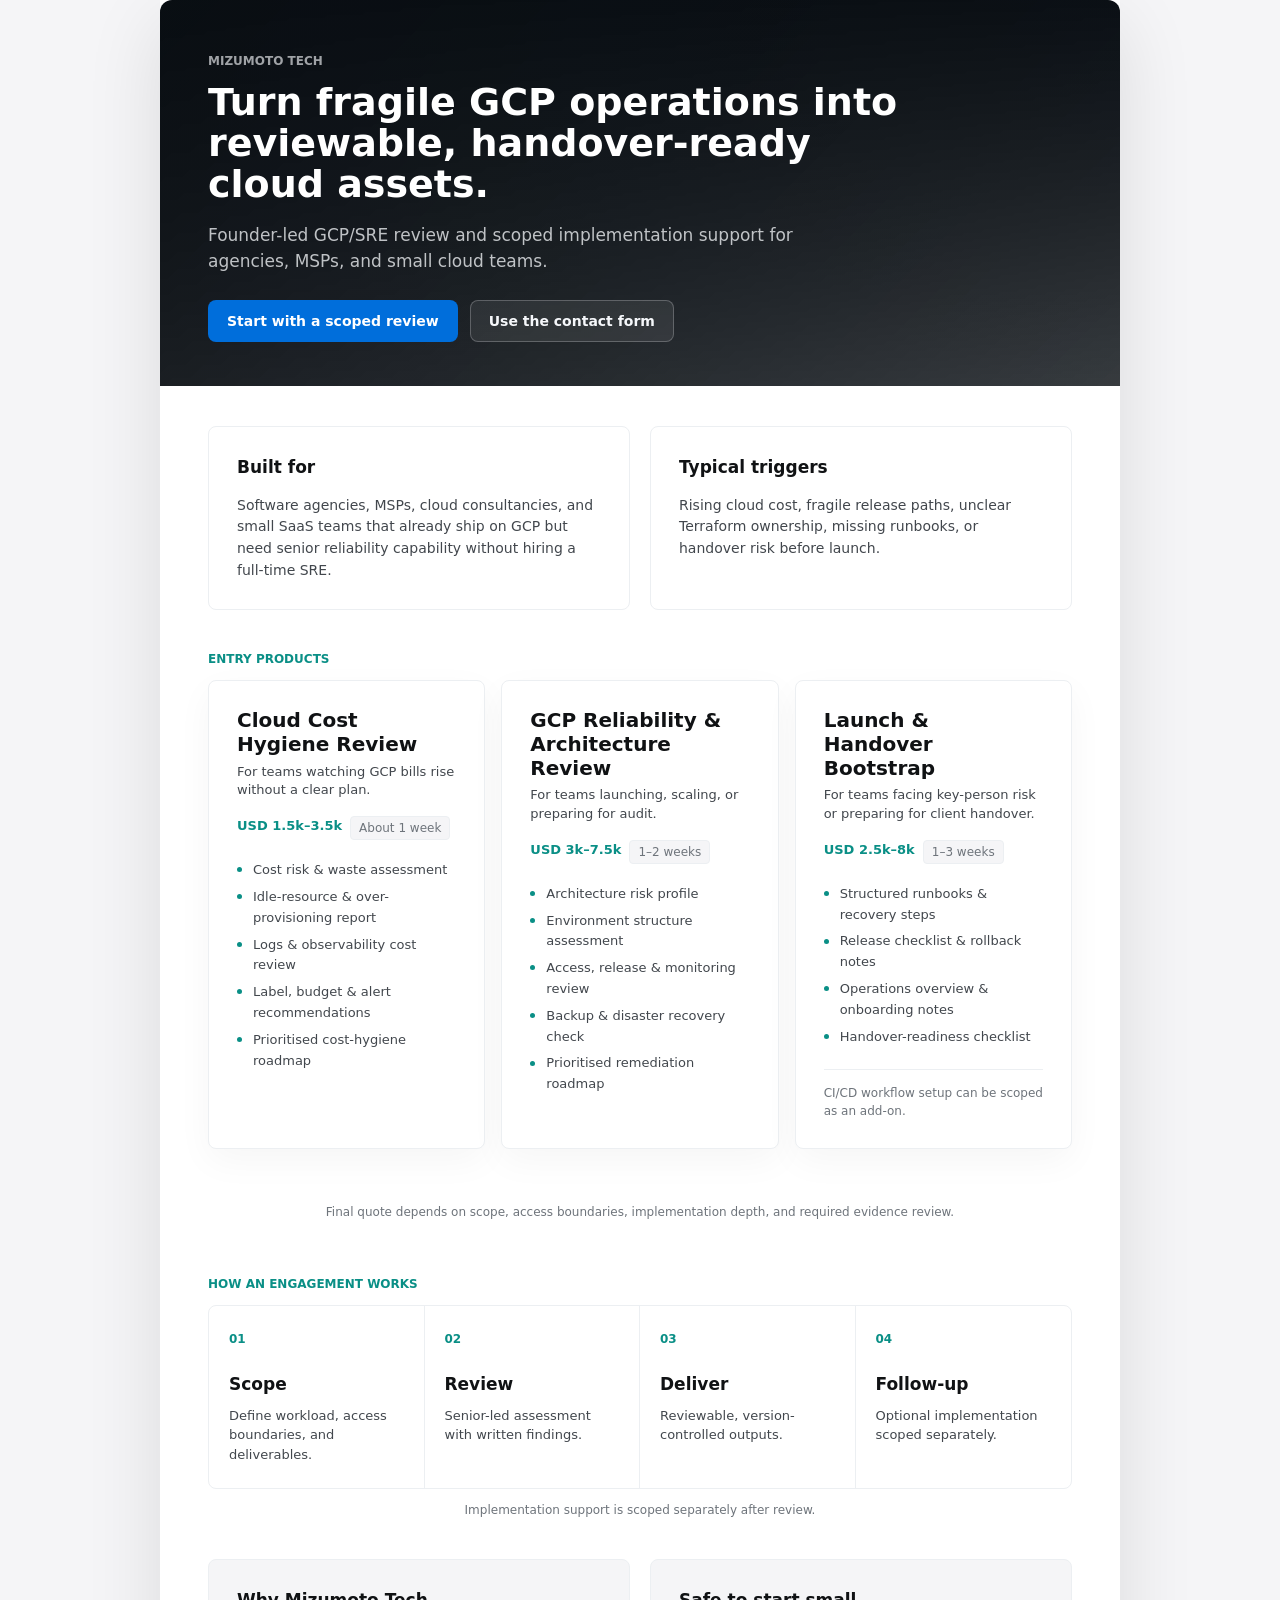
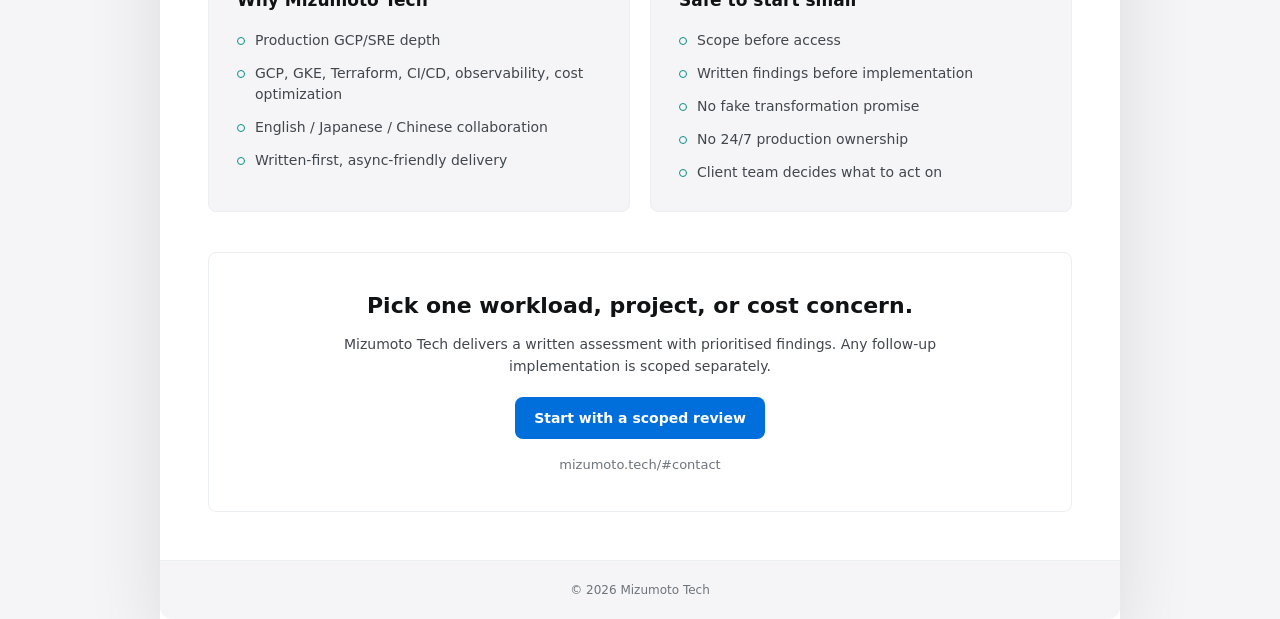
<file: sales/mizumoto-tech-one-page-appeal-sheet.html>
<!DOCTYPE html>
<html lang="en">
<head>
  <meta charset="UTF-8">
  <meta name="viewport" content="width=device-width, initial-scale=1.0">
  <title>Mizumoto Tech — Founder-led GCP Reliability Engineering</title>
  <style>
    :root {
      color-scheme: light;
      --ink: #101214;
      --ink-soft: #42474d;
      --muted: #6e747b;
      --line: #d9dde2;
      --line-soft: #eceff2;
      --paper: #ffffff;
      --wash: #f5f5f7;
      --night: #080d12;
      --blue: #006edb;
      --teal: #0a8f86;
      --shadow: 0 24px 72px rgba(16, 18, 20, 0.11);
      --variant: var(--teal);
      --max: 960px;
    }

    * {
      box-sizing: border-box;
      margin: 0;
      padding: 0;
    }

    html {
      background: var(--wash);
    }

    body {
      min-width: 320px;
      color: var(--ink);
      background: var(--wash);
      font-family:
        Inter, ui-sans-serif, system-ui, -apple-system, BlinkMacSystemFont,
        "Segoe UI", sans-serif;
      line-height: 1.5;
      letter-spacing: 0;
      text-rendering: optimizeLegibility;
      -webkit-font-smoothing: antialiased;
    }

    a {
      color: inherit;
      text-decoration: none;
    }

    /* Layout */
    .container {
      width: min(var(--max), calc(100% - 48px));
      margin: 0 auto;
    }

    .page {
      max-width: var(--max);
      margin: 0 auto;
      background: var(--paper);
      box-shadow: var(--shadow);
    }

    /* Typography */
    h1, h2, h3 {
      font-weight: 720;
      color: var(--ink);
      letter-spacing: 0;
    }

    .eyebrow {
      margin: 0 0 12px;
      color: var(--variant);
      font-size: 12px;
      font-weight: 760;
      text-transform: uppercase;
    }

    /* Hero panel */
    .hero-panel {
      padding: 52px 48px 44px;
      color: #f5f7fa;
      background:
        linear-gradient(135deg, rgba(8, 13, 18, 0.94) 0%, rgba(8, 13, 18, 0.82)
        40%, rgba(8, 13, 18, 0.62) 100%),
        linear-gradient(180deg, rgba(8, 13, 18, 0.96) 0%, rgba(8, 13, 18, 0.5)
        100%);
      border-radius: 12px 12px 0 0;
      overflow: hidden;
    }

    .hero-panel .eyebrow {
      color: rgba(245, 247, 250, 0.64);
    }

    .hero-panel h1 {
      max-width: 720px;
      margin: 0 0 18px;
      font-size: 38px;
      line-height: 1.08;
      color: #fff;
    }

    .hero-panel .hero-sub {
      max-width: 620px;
      color: rgba(245, 247, 250, 0.76);
      font-size: 17px;
      line-height: 1.5;
    }

    .hero-actions {
      display: flex;
      flex-wrap: wrap;
      align-items: center;
      gap: 12px;
      margin-top: 26px;
    }

    .button {
      display: inline-flex;
      min-height: 42px;
      align-items: center;
      justify-content: center;
      padding: 10px 18px;
      border: 1px solid transparent;
      border-radius: 8px;
      font-size: 14px;
      font-weight: 700;
      line-height: 1.2;
      cursor: pointer;
    }

    .button.primary {
      color: #fff;
      background: var(--blue);
    }

    .button.primary:hover {
      filter: brightness(1.12);
    }

    .button.secondary {
      color: #f5f7fa;
      border-color: rgba(245, 247, 250, 0.24);
      background: rgba(245, 247, 250, 0.08);
    }

    .button.secondary:hover {
      background: rgba(245, 247, 250, 0.14);
    }

    /* Content area */
    .content {
      padding: 40px 48px 48px;
    }

    /* Buyer panel */
    .buyer-panel {
      display: grid;
      grid-template-columns: 1fr 1fr;
      gap: 20px;
      margin-bottom: 40px;
    }

    .buyer-block {
      padding: 28px;
      border: 1px solid var(--line-soft);
      border-radius: 8px;
      background: var(--paper);
    }

    .buyer-block h2 {
      margin: 0 0 14px;
      font-size: 17px;
    }

    .buyer-block p {
      color: var(--ink-soft);
      font-size: 14px;
      line-height: 1.55;
    }

    /* Product cards */
    .product-grid {
      display: grid;
      grid-template-columns: repeat(3, 1fr);
      gap: 16px;
      margin-bottom: 40px;
    }

    .product-card {
      display: flex;
      flex-direction: column;
      padding: 28px;
      border: 1px solid var(--line-soft);
      border-radius: 8px;
      background: var(--paper);
      box-shadow: 0 12px 36px rgba(16, 18, 20, 0.04);
    }

    .product-card h3 {
      margin: 0 0 6px;
      font-size: 20px;
      line-height: 1.18;
    }

    .product-card .product-best {
      margin: 0 0 16px;
      color: var(--ink-soft);
      font-size: 13px;
      line-height: 1.45;
    }

    .product-meta {
      display: flex;
      flex-wrap: wrap;
      gap: 8px;
      margin-bottom: 20px;
    }

    .product-price {
      font-size: 13px;
      font-weight: 740;
      color: var(--variant);
    }

    .product-timeline {
      font-size: 12px;
      color: var(--muted);
      padding: 2px 8px;
      border: 1px solid var(--line-soft);
      border-radius: 4px;
      background: var(--wash);
    }

    .product-outputs {
      margin: 0;
      padding: 0;
      list-style: none;
      color: var(--ink-soft);
      font-size: 13px;
      line-height: 1.6;
      flex: 1;
    }

    .product-outputs li {
      position: relative;
      padding-left: 16px;
      margin-bottom: 6px;
    }

    .product-outputs li::before {
      position: absolute;
      left: 0;
      top: 0.55em;
      width: 5px;
      height: 5px;
      border-radius: 50%;
      background: var(--variant);
      content: "";
    }

    .product-note {
      margin-top: 16px;
      padding-top: 14px;
      border-top: 1px solid var(--line-soft);
      font-size: 12px;
      color: var(--muted);
    }

    /* Pricing disclaimer */
    .pricing-note {
      margin-bottom: 40px;
      padding: 14px 0;
      font-size: 12px;
      color: var(--muted);
      text-align: center;
    }

    /* Engagement flow */
    .flow-strip {
      display: grid;
      grid-template-columns: repeat(4, 1fr);
      gap: 0;
      margin-bottom: 40px;
      border: 1px solid var(--line-soft);
      border-radius: 8px;
      overflow: hidden;
      background: var(--paper);
    }

    .flow-step {
      padding: 24px 20px;
      border-right: 1px solid var(--line-soft);
    }

    .flow-step:last-child {
      border-right: 0;
    }

    .flow-step span {
      display: block;
      margin-bottom: 24px;
      color: var(--variant);
      font-size: 12px;
      font-weight: 780;
    }

    .flow-step h3 {
      margin: 0 0 8px;
      font-size: 17px;
    }

    .flow-step p {
      color: var(--ink-soft);
      font-size: 13px;
      line-height: 1.5;
    }

    .flow-boundary {
      margin-top: -28px;
      margin-bottom: 40px;
      text-align: center;
      font-size: 12px;
      color: var(--muted);
    }

    /* Trust panel */
    .trust-panel {
      display: grid;
      grid-template-columns: 1fr 1fr;
      gap: 20px;
      margin-bottom: 40px;
    }

    .trust-block {
      padding: 28px;
      border: 1px solid var(--line-soft);
      border-radius: 8px;
      background: var(--wash);
    }

    .trust-block h2 {
      margin: 0 0 16px;
      font-size: 17px;
    }

    .trust-list {
      display: grid;
      gap: 12px;
      margin: 0;
      padding: 0;
      list-style: none;
    }

    .trust-list li {
      position: relative;
      padding-left: 18px;
      color: var(--ink-soft);
      font-size: 14px;
      line-height: 1.5;
    }

    .trust-list li::before {
      position: absolute;
      left: 0;
      top: 0.5em;
      width: 6px;
      height: 6px;
      border: 1px solid var(--variant);
      border-radius: 50%;
      content: "";
    }

    /* Footer CTA */
    .footer-cta {
      padding: 36px;
      border: 1px solid var(--line-soft);
      border-radius: 8px;
      text-align: center;
      background: var(--paper);
    }

    .footer-cta h2 {
      margin: 0 0 12px;
      font-size: 22px;
    }

    .footer-cta p {
      max-width: 600px;
      margin: 0 auto 20px;
      color: var(--ink-soft);
      font-size: 14px;
      line-height: 1.55;
    }

    .footer-cta .contact-url {
      display: block;
      margin-top: 16px;
      font-size: 13px;
      color: var(--muted);
    }

    .page-footer {
      padding: 20px 48px;
      border-top: 1px solid var(--line-soft);
      background: var(--wash);
      border-radius: 0 0 12px 12px;
      text-align: center;
      font-size: 12px;
      color: var(--muted);
    }

    /* Print-only helper */
    .print-only {
      display: none;
    }

    /* Print */
    @page {
      size: A4;
      margin: 0;
    }

    @media print {
      html {
        background: #fff;
      }

      body {
        background: #fff;
        font-size: 8pt;
        line-height: 1.32;
      }

      .page {
        box-shadow: none;
        max-width: 100%;
        width: 210mm;
        min-height: 297mm;
        margin: 0 auto;
      }

      /* Hero */
      .hero-panel {
        background: #080d12 !important;
        border-radius: 0;
        padding: 18px 30px 16px;
        -webkit-print-color-adjust: exact;
        print-color-adjust: exact;
      }

      .hero-panel h1 {
        font-size: 20pt;
        line-height: 1.08;
        margin-bottom: 8px;
      }

      .hero-panel .hero-sub {
        font-size: 10pt;
        line-height: 1.35;
      }

      .hero-actions {
        display: none !important;
      }

      /* Content area */
      .content {
        padding: 14px 30px 6px;
      }

      /* Eyebrow */
      .eyebrow {
        font-size: 8pt;
        margin-bottom: 6px;
      }

      /* Buyer panel */
      .buyer-panel {
        grid-template-columns: 1fr 1fr !important;
        gap: 10px !important;
        margin-bottom: 16px;
      }

      .buyer-block {
        padding: 12px 16px;
      }

      .buyer-block h2 {
        font-size: 10pt;
        margin-bottom: 6px;
      }

      .buyer-block p {
        font-size: 8.5pt;
        line-height: 1.35;
      }

      /* Product grid */
      .product-grid {
        grid-template-columns: repeat(3, 1fr) !important;
        gap: 8px !important;
        margin-bottom: 10px;
      }

      .product-card {
        box-shadow: none;
        page-break-inside: avoid;
        padding: 12px 14px;
      }

      .product-card h3 {
        font-size: 11pt;
        line-height: 1.15;
        margin-bottom: 2px;
      }

      .product-card .product-best {
        font-size: 8pt;
        margin-bottom: 8px;
      }

      .product-meta {
        margin-bottom: 10px;
        gap: 4px;
      }

      .product-price {
        font-size: 9pt;
      }

      .product-timeline {
        font-size: 8pt;
        padding: 1px 5px;
      }

      .product-outputs {
        font-size: 8pt;
        line-height: 1.4;
      }

      .product-outputs li {
        margin-bottom: 2px;
        padding-left: 12px;
      }

      .product-outputs li::before {
        width: 4px;
        height: 4px;
        top: 0.45em;
      }

      .product-note {
        font-size: 7.5pt;
        margin-top: 8px;
        padding-top: 6px;
      }

      /* Pricing note */
      .pricing-note {
        font-size: 8pt;
        margin-bottom: 14px;
        padding: 6px 0;
      }

      /* Flow strip */
      .flow-strip {
        grid-template-columns: repeat(4, 1fr) !important;
        margin-bottom: 0;
      }

      .flow-step {
        padding: 10px 12px;
        border-right: 1px solid var(--line-soft);
      }

      .flow-step:last-child {
        border-right: 0;
      }

      .flow-step span {
        font-size: 9pt;
        margin-bottom: 6px;
      }

      .flow-step h3 {
        font-size: 10pt;
        margin-bottom: 4px;
      }

      .flow-step p {
        font-size: 8pt;
        line-height: 1.3;
      }

      .flow-boundary {
        margin: 4px 0 14px;
        font-size: 8pt;
      }

      /* Trust panel */
      .trust-panel {
        grid-template-columns: 1fr 1fr !important;
        gap: 10px !important;
        margin-bottom: 14px;
      }

      .trust-block {
        padding: 12px 16px;
      }

      .trust-block h2 {
        font-size: 10pt;
        margin-bottom: 8px;
      }

      .trust-list {
        gap: 6px;
      }

      .trust-list li {
        font-size: 8.5pt;
        line-height: 1.35;
        padding-left: 14px;
      }

      .trust-list li::before {
        width: 5px;
        height: 5px;
        top: 0.4em;
      }

      /* Footer CTA */
      .footer-cta {
        page-break-inside: avoid;
        padding: 14px 20px 12px;
        margin-bottom: 0;
      }

      .footer-cta h2 {
        font-size: 11pt;
        margin-bottom: 4px;
      }

      .footer-cta p {
        font-size: 8.5pt;
        margin-bottom: 8px;
        line-height: 1.35;
        max-width: 100%;
      }

      .footer-cta .contact-url {
        display: block;
        font-size: 8pt;
        margin-top: 6px;
      }

      /* Page footer */
      .page-footer {
        border-radius: 0;
        padding: 2px 24px 4px;
        font-size: 7pt;
        line-height: 1.2;
        white-space: nowrap;
      }

      /* Print-only helper */
      .print-only {
        display: block;
        margin-top: 8px;
        font-weight: 650;
        font-size: 7.5pt;
      }
    }

    /* Mobile — screen only so it does not interfere with print */
    @media screen and (max-width: 800px) {
      .hero-panel {
        padding: 40px 28px;
      }

      .hero-panel h1 {
        font-size: 28px;
      }

      .content {
        padding: 28px 24px 36px;
      }

      .buyer-panel,
      .trust-panel {
        grid-template-columns: 1fr;
      }

      .product-grid {
        grid-template-columns: 1fr;
      }

      .flow-strip {
        grid-template-columns: 1fr;
      }

      .flow-step {
        border-right: 0;
        border-bottom: 1px solid var(--line-soft);
      }

      .flow-step:last-child {
        border-bottom: 0;
      }

      .page-footer {
        padding: 16px 24px;
      }
    }
  </style>
</head>
<body>

  <div class="page">
    <!-- Hero panel -->
    <section class="hero-panel">
      <p class="eyebrow">Mizumoto Tech</p>
      <h1>Turn fragile GCP operations into reviewable,
        handover-ready cloud assets.</h1>
      <p class="hero-sub">
        Founder-led GCP&#8203;/&#8203;SRE review and scoped implementation
        support for agencies, MSPs, and small cloud teams.
      </p>
      <div class="hero-actions">
        <a class="button primary" href="/#contact">
          Start with a scoped review
        </a>
        <a class="button secondary" href="/#contact">
          Use the contact form
        </a>
      </div>
    </section>

    <!-- Content -->
    <div class="content">

      <!-- Buyer / trigger panel -->
      <div class="buyer-panel">
        <div class="buyer-block">
          <h2>Built for</h2>
          <p>
            Software agencies, MSPs, cloud consultancies, and small SaaS teams
            that already ship on GCP but need senior reliability capability
            without hiring a full-time SRE.
          </p>
        </div>
        <div class="buyer-block">
          <h2>Typical triggers</h2>
          <p>
            Rising cloud cost, fragile release paths, unclear Terraform
            ownership, missing runbooks, or handover risk before launch.
          </p>
        </div>
      </div>

      <!-- Entry product cards -->
      <p class="eyebrow">Entry products</p>
      <div class="product-grid">

        <!-- Card 1 -->
        <div class="product-card">
          <h3>Cloud Cost Hygiene Review</h3>
          <p class="product-best">
            For teams watching GCP bills rise without a clear plan.
          </p>
          <div class="product-meta">
            <span class="product-price">USD 1.5k–3.5k</span>
            <span class="product-timeline">About 1 week</span>
          </div>
          <ul class="product-outputs">
            <li>Cost risk &amp; waste assessment</li>
            <li>Idle-resource &amp; over-provisioning report</li>
            <li>Logs &amp; observability cost review</li>
            <li>Label, budget &amp; alert recommendations</li>
            <li>Prioritised cost-hygiene roadmap</li>
          </ul>
        </div>

        <!-- Card 2 -->
        <div class="product-card">
          <h3>GCP Reliability &amp;<br>Architecture Review</h3>
          <p class="product-best">
            For teams launching, scaling, or preparing for audit.
          </p>
          <div class="product-meta">
            <span class="product-price">USD 3k–7.5k</span>
            <span class="product-timeline">1–2 weeks</span>
          </div>
          <ul class="product-outputs">
            <li>Architecture risk profile</li>
            <li>Environment structure assessment</li>
            <li>Access, release &amp; monitoring review</li>
            <li>Backup &amp; disaster recovery check</li>
            <li>Prioritised remediation roadmap</li>
          </ul>
        </div>

        <!-- Card 3 -->
        <div class="product-card">
          <h3>Launch &amp; Handover Bootstrap</h3>
          <p class="product-best">
            For teams facing key-person risk or preparing for client handover.
          </p>
          <div class="product-meta">
            <span class="product-price">USD 2.5k–8k</span>
            <span class="product-timeline">1–3 weeks</span>
          </div>
          <ul class="product-outputs">
            <li>Structured runbooks &amp; recovery steps</li>
            <li>Release checklist &amp; rollback notes</li>
            <li>Operations overview &amp; onboarding notes</li>
            <li>Handover-readiness checklist</li>
          </ul>
          <p class="product-note">
            CI/CD workflow setup can be scoped as an add-on.
          </p>
        </div>

      </div>

      <!-- Pricing disclaimer -->
      <p class="pricing-note">
        Final quote depends on scope, access boundaries, implementation depth,
        and required evidence review.
      </p>

      <!-- Engagement flow -->
      <p class="eyebrow">How an engagement works</p>
      <div class="flow-strip">
        <div class="flow-step">
          <span>01</span>
          <h3>Scope</h3>
          <p>Define workload, access boundaries, and deliverables.</p>
        </div>
        <div class="flow-step">
          <span>02</span>
          <h3>Review</h3>
          <p>Senior-led assessment with written findings.</p>
        </div>
        <div class="flow-step">
          <span>03</span>
          <h3>Deliver</h3>
          <p>Reviewable, version-controlled outputs.</p>
        </div>
        <div class="flow-step">
          <span>04</span>
          <h3>Follow-up</h3>
          <p>Optional implementation scoped separately.</p>
        </div>
      </div>
      <p class="flow-boundary">
        Implementation support is scoped separately after review.
      </p>

      <!-- Trust / boundaries -->
      <div class="trust-panel">
        <div class="trust-block">
          <h2>Why Mizumoto Tech</h2>
          <ul class="trust-list">
            <li>Production GCP&#8203;/&#8203;SRE depth</li>
            <li>GCP, GKE, Terraform, CI/CD, observability, cost optimization</li>
            <li>English / Japanese / Chinese collaboration</li>
            <li>Written-first, async-friendly delivery</li>
          </ul>
        </div>
        <div class="trust-block">
          <h2>Safe to start small</h2>
          <ul class="trust-list">
            <li>Scope before access</li>
            <li>Written findings before implementation</li>
            <li>No fake transformation promise</li>
            <li>No 24/7 production ownership</li>
            <li>Client team decides what to act on</li>
          </ul>
        </div>
      </div>

      <!-- Footer CTA -->
      <div class="footer-cta">
        <h2>Pick one workload, project, or cost concern.</h2>
        <p>
          Mizumoto Tech delivers a written assessment with prioritised
          findings. Any follow-up implementation is scoped separately.
        </p>
        <a class="button primary" href="/#contact">
          Start with a scoped review
        </a>
        <a class="contact-url" href="/#contact">
          mizumoto.tech/#contact
        </a>
      </div>

    </div>

    <footer class="page-footer">
      &copy; 2026 Mizumoto Tech
    </footer>
  </div>

</body>
</html>
</file>
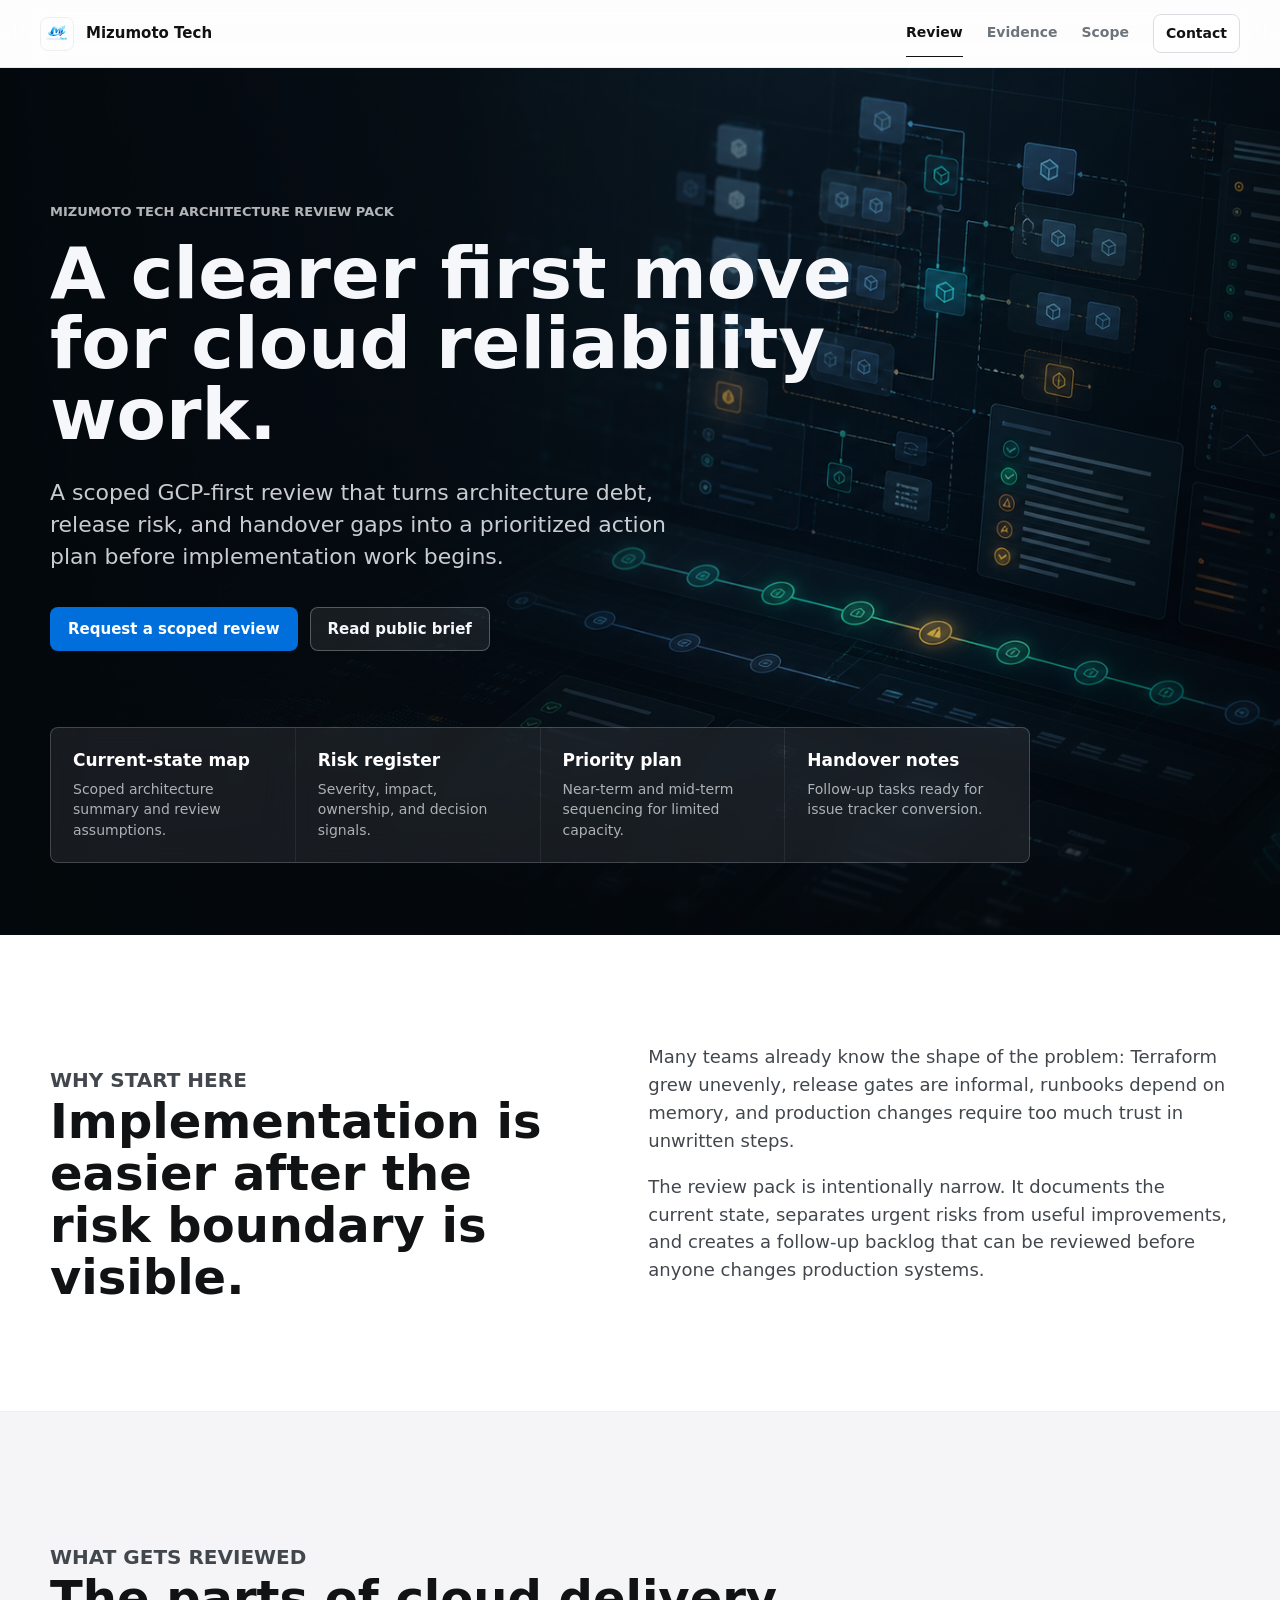
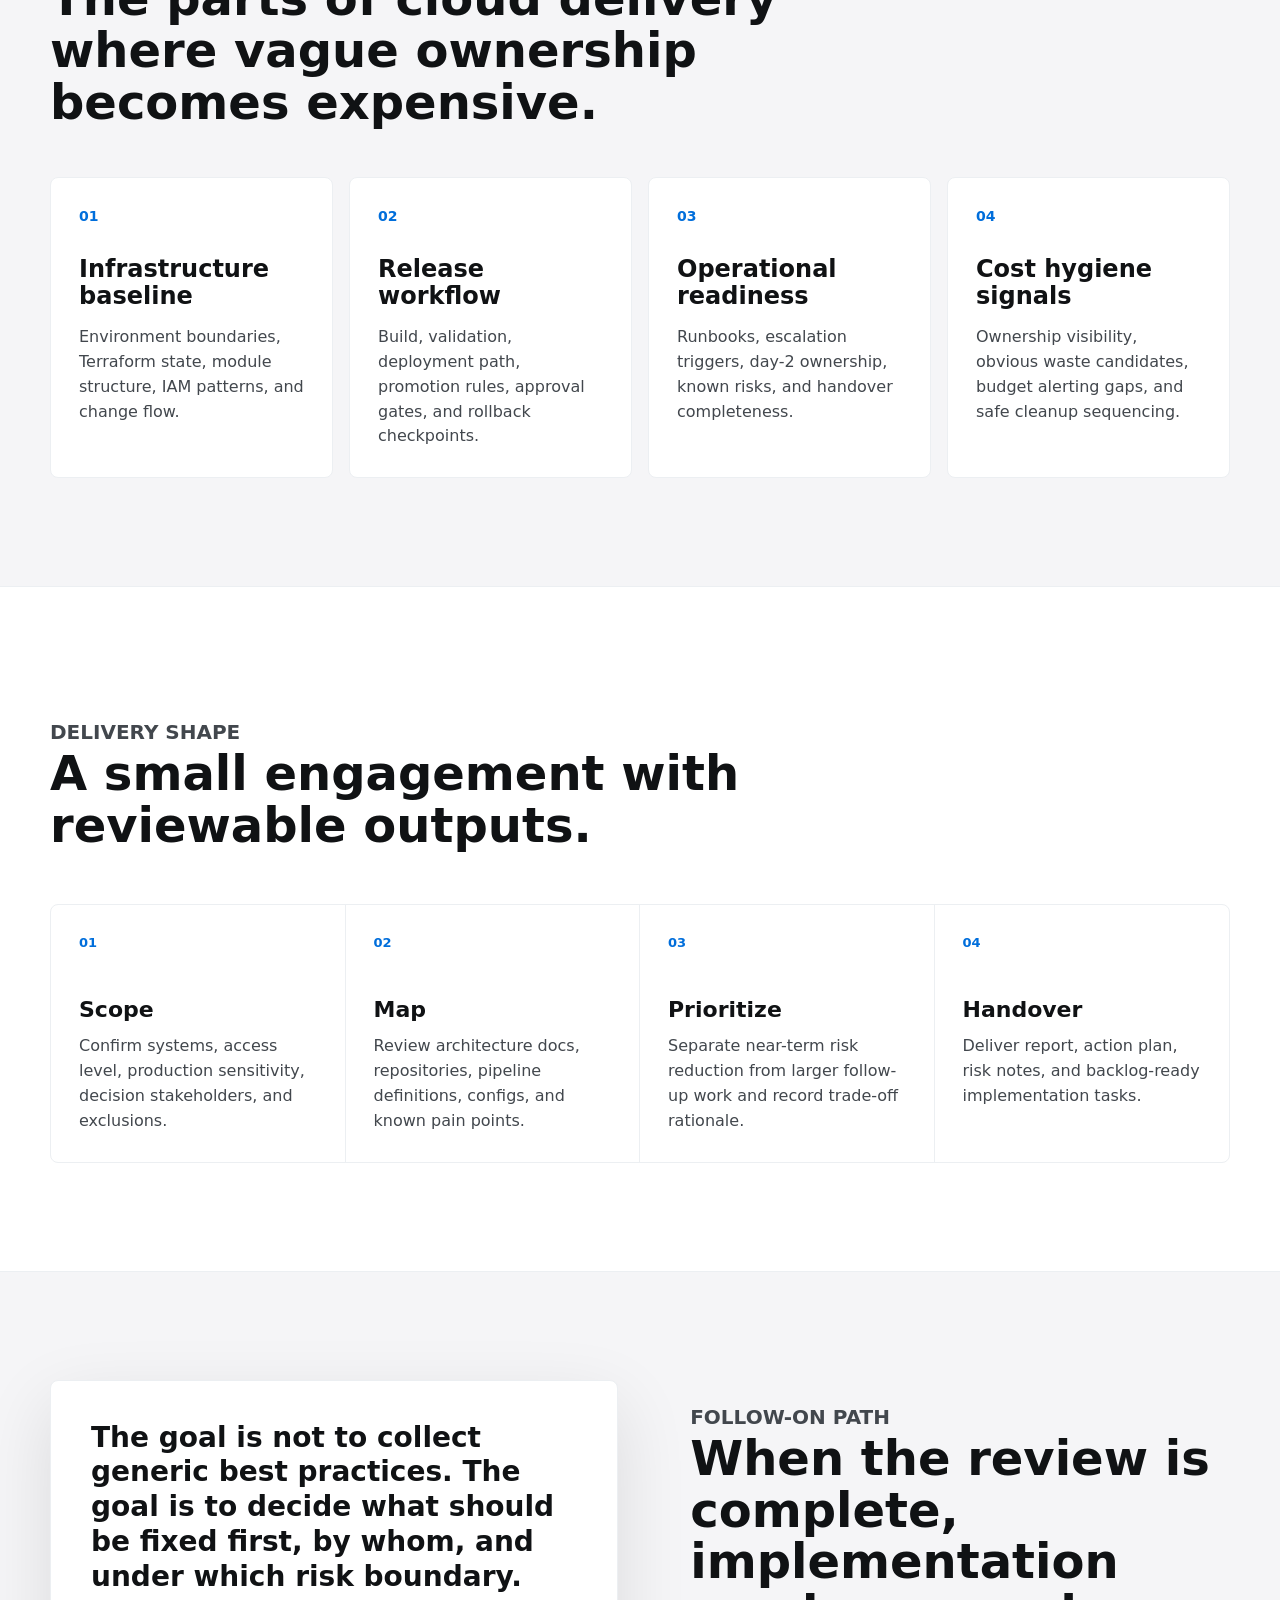
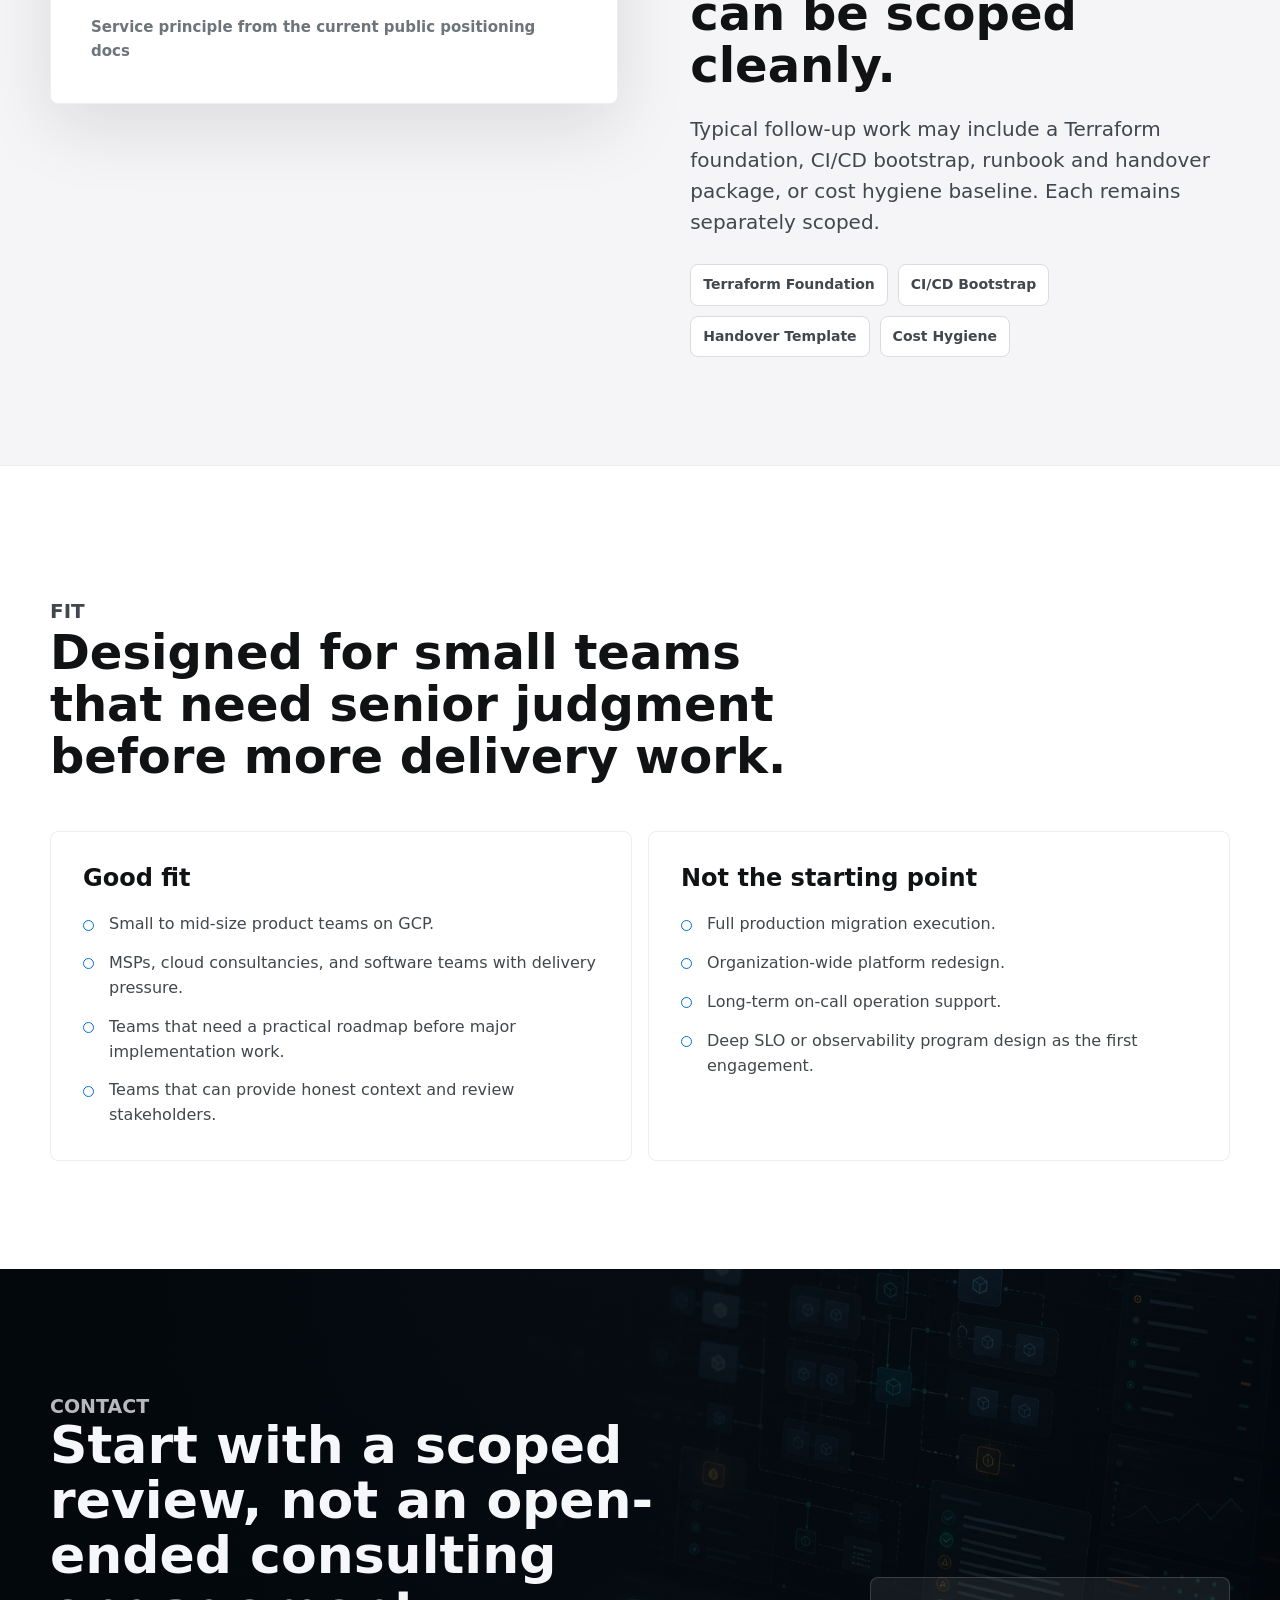
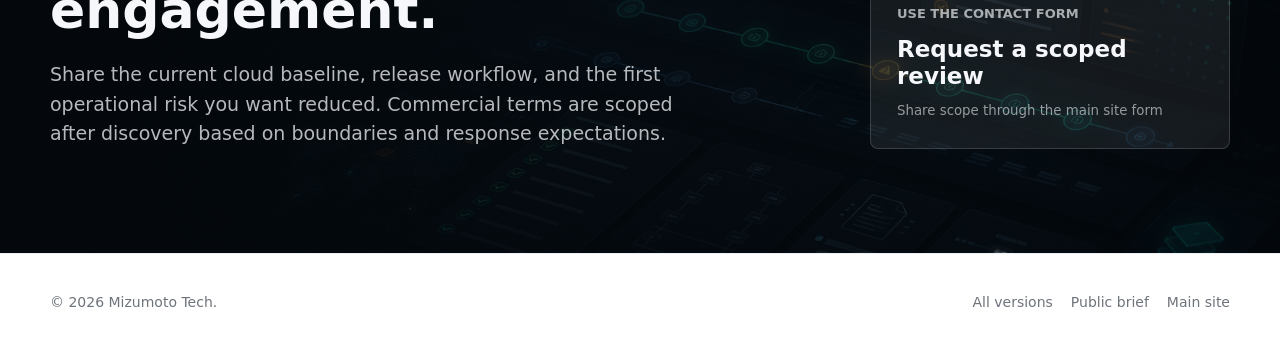
<file: sales/v1.html>
<!doctype html>
<html lang="en">
  <head>
    <meta charset="utf-8">
    <meta name="viewport" content="width=device-width, initial-scale=1">
    <title>Architecture Review Pack | Mizumoto Tech</title>
    <meta
      name="description"
      content="A scoped GCP-first architecture review for teams that need clear cloud risk priorities before implementation work begins."
    >
    <meta property="og:title" content="Architecture Review Pack | Mizumoto Tech">
    <meta
      property="og:description"
      content="Founder-led GCP reliability review with risk register, priority action plan, and handover-ready decision notes."
    >
    <meta property="og:type" content="website">
    <meta name="theme-color" content="#080d12">
    <link rel="icon" type="image/png" href="assets/mizumototech_logo.png">
    <link rel="apple-touch-icon" href="assets/mizumototech_logo.png">
    <link rel="stylesheet" href="sales.css">
  </head>
  <body class="sales-v1">
    <header class="topbar">
      <a class="brand" href="./index.html" aria-label="Mizumoto Tech sales concepts">
        <img src="assets/mizumototech_logo.png" alt="">
        <span>Mizumoto Tech</span>
      </a>
      <nav class="nav" aria-label="Sales page versions">
        <a href="v1.html" aria-current="page">Review</a>
        <a href="v2.html">Evidence</a>
        <a href="v3.html">Scope</a>
        <a class="nav-cta" href="/#contact">Contact</a>
      </nav>
    </header>

    <main>
      <section class="hero" aria-labelledby="hero-title">
        <div class="hero-inner">
          <p class="eyebrow">Mizumoto Tech Architecture Review Pack</p>
          <h1 id="hero-title">A clearer first move for cloud reliability work.</h1>
          <p class="hero-copy">
            A scoped GCP-first review that turns architecture debt, release risk,
            and handover gaps into a prioritized action plan before implementation
            work begins.
          </p>
          <div class="hero-actions" aria-label="Page actions">
            <a class="button primary" href="/#contact">Request a scoped review</a>
            <a class="button secondary" href="../docs.html?doc=content%2Fimported%2Fsre-runbooks%2Fservices%2Farchitecture-review-pack.md">Read public brief</a>
          </div>

          <div class="hero-proof" aria-label="Architecture Review Pack outputs">
            <div>
              <strong>Current-state map</strong>
              <span>Scoped architecture summary and review assumptions.</span>
            </div>
            <div>
              <strong>Risk register</strong>
              <span>Severity, impact, ownership, and decision signals.</span>
            </div>
            <div>
              <strong>Priority plan</strong>
              <span>Near-term and mid-term sequencing for limited capacity.</span>
            </div>
            <div>
              <strong>Handover notes</strong>
              <span>Follow-up tasks ready for issue tracker conversion.</span>
            </div>
          </div>
        </div>
      </section>

      <section class="band white" aria-labelledby="why-title">
        <div class="section-inner split">
          <div class="section-kicker">
            <p class="eyebrow">Why start here</p>
            <h2 id="why-title">Implementation is easier after the risk boundary is visible.</h2>
          </div>
          <div class="body-copy">
            <p>
              Many teams already know the shape of the problem: Terraform grew
              unevenly, release gates are informal, runbooks depend on memory,
              and production changes require too much trust in unwritten steps.
            </p>
            <p>
              The review pack is intentionally narrow. It documents the current
              state, separates urgent risks from useful improvements, and creates
              a follow-up backlog that can be reviewed before anyone changes
              production systems.
            </p>
          </div>
        </div>
      </section>

      <section class="band soft rule" aria-labelledby="service-title">
        <div class="section-inner">
          <div class="section-kicker">
            <p class="eyebrow">What gets reviewed</p>
            <h2 id="service-title">The parts of cloud delivery where vague ownership becomes expensive.</h2>
          </div>
          <div class="cards four">
            <article class="card">
              <span class="card-number">01</span>
              <h3>Infrastructure baseline</h3>
              <p>Environment boundaries, Terraform state, module structure, IAM patterns, and change flow.</p>
            </article>
            <article class="card">
              <span class="card-number">02</span>
              <h3>Release workflow</h3>
              <p>Build, validation, deployment path, promotion rules, approval gates, and rollback checkpoints.</p>
            </article>
            <article class="card">
              <span class="card-number">03</span>
              <h3>Operational readiness</h3>
              <p>Runbooks, escalation triggers, day-2 ownership, known risks, and handover completeness.</p>
            </article>
            <article class="card">
              <span class="card-number">04</span>
              <h3>Cost hygiene signals</h3>
              <p>Ownership visibility, obvious waste candidates, budget alerting gaps, and safe cleanup sequencing.</p>
            </article>
          </div>
        </div>
      </section>

      <section class="band white rule" aria-labelledby="method-title">
        <div class="section-inner">
          <div class="section-kicker">
            <p class="eyebrow">Delivery shape</p>
            <h2 id="method-title">A small engagement with reviewable outputs.</h2>
          </div>
          <div class="process" aria-label="Architecture review process">
            <article class="process-step">
              <span>01</span>
              <h3>Scope</h3>
              <p>Confirm systems, access level, production sensitivity, decision stakeholders, and exclusions.</p>
            </article>
            <article class="process-step">
              <span>02</span>
              <h3>Map</h3>
              <p>Review architecture docs, repositories, pipeline definitions, configs, and known pain points.</p>
            </article>
            <article class="process-step">
              <span>03</span>
              <h3>Prioritize</h3>
              <p>Separate near-term risk reduction from larger follow-up work and record trade-off rationale.</p>
            </article>
            <article class="process-step">
              <span>04</span>
              <h3>Handover</h3>
              <p>Deliver report, action plan, risk notes, and backlog-ready implementation tasks.</p>
            </article>
          </div>
        </div>
      </section>

      <section class="band soft rule" aria-labelledby="path-title">
        <div class="section-inner split reverse">
          <div class="quote-panel">
            <p>
              The goal is not to collect generic best practices. The goal is to
              decide what should be fixed first, by whom, and under which risk boundary.
            </p>
            <span>Service principle from the current public positioning docs</span>
          </div>
          <div class="section-kicker">
            <p class="eyebrow">Follow-on path</p>
            <h2 id="path-title">When the review is complete, implementation can be scoped cleanly.</h2>
            <p>
              Typical follow-up work may include a Terraform foundation, CI/CD
              bootstrap, runbook and handover package, or cost hygiene baseline.
              Each remains separately scoped.
            </p>
            <div class="doc-links" aria-label="Related public documents">
              <a href="../docs.html?doc=content%2Fimported%2Fsre-runbooks%2Fservices%2Fterraform-foundation-pack.md">Terraform Foundation</a>
              <a href="../docs.html?doc=content%2Fimported%2Fsre-runbooks%2Fservices%2Fcicd-bootstrap-pack.md">CI/CD Bootstrap</a>
              <a href="../docs.html?doc=content%2Fimported%2Fsre-runbooks%2Ftemplates%2Fhandover-template.md">Handover Template</a>
              <a href="../docs.html?doc=content%2Fimported%2Fsre-runbooks%2Fservices%2Fcost-hygiene-pack.md">Cost Hygiene</a>
            </div>
          </div>
        </div>
      </section>

      <section class="band white rule" aria-labelledby="fit-title">
        <div class="section-inner">
          <div class="section-kicker">
            <p class="eyebrow">Fit</p>
            <h2 id="fit-title">Designed for small teams that need senior judgment before more delivery work.</h2>
          </div>
          <div class="fit-grid">
            <div class="fit-panel">
              <h3>Good fit</h3>
              <ul class="check-list">
                <li>Small to mid-size product teams on GCP.</li>
                <li>MSPs, cloud consultancies, and software teams with delivery pressure.</li>
                <li>Teams that need a practical roadmap before major implementation work.</li>
                <li>Teams that can provide honest context and review stakeholders.</li>
              </ul>
            </div>
            <div class="fit-panel">
              <h3>Not the starting point</h3>
              <ul class="check-list">
                <li>Full production migration execution.</li>
                <li>Organization-wide platform redesign.</li>
                <li>Long-term on-call operation support.</li>
                <li>Deep SLO or observability program design as the first engagement.</li>
              </ul>
            </div>
          </div>
        </div>
      </section>

      <section class="cta" id="contact" aria-labelledby="contact-title">
        <div class="section-inner cta-grid">
          <div>
            <p class="eyebrow">Contact</p>
            <h2 id="contact-title">Start with a scoped review, not an open-ended consulting engagement.</h2>
            <p>
              Share the current cloud baseline, release workflow, and the first
              operational risk you want reduced. Commercial terms are scoped
              after discovery based on boundaries and response expectations.
            </p>
          </div>
          <a class="contact-box" href="/#contact" aria-label="Request a scoped review through the contact form">
            <span>Use the contact form</span>
            <strong>Request a scoped review</strong>
            <small>Share scope through the main site form</small>
          </a>
        </div>
      </section>
    </main>

    <footer class="site-footer">
      <div class="footer-inner">
        <span>&copy; 2026 Mizumoto Tech.</span>
        <nav class="footer-links" aria-label="Footer links">
          <a href="index.html">All versions</a>
          <a href="../docs.html?doc=content%2Fimported%2Fsre-runbooks%2Fservices%2Farchitecture-review-pack.md">Public brief</a>
          <a href="../">Main site</a>
        </nav>
      </div>
    </footer>
  </body>
</html>
</file>
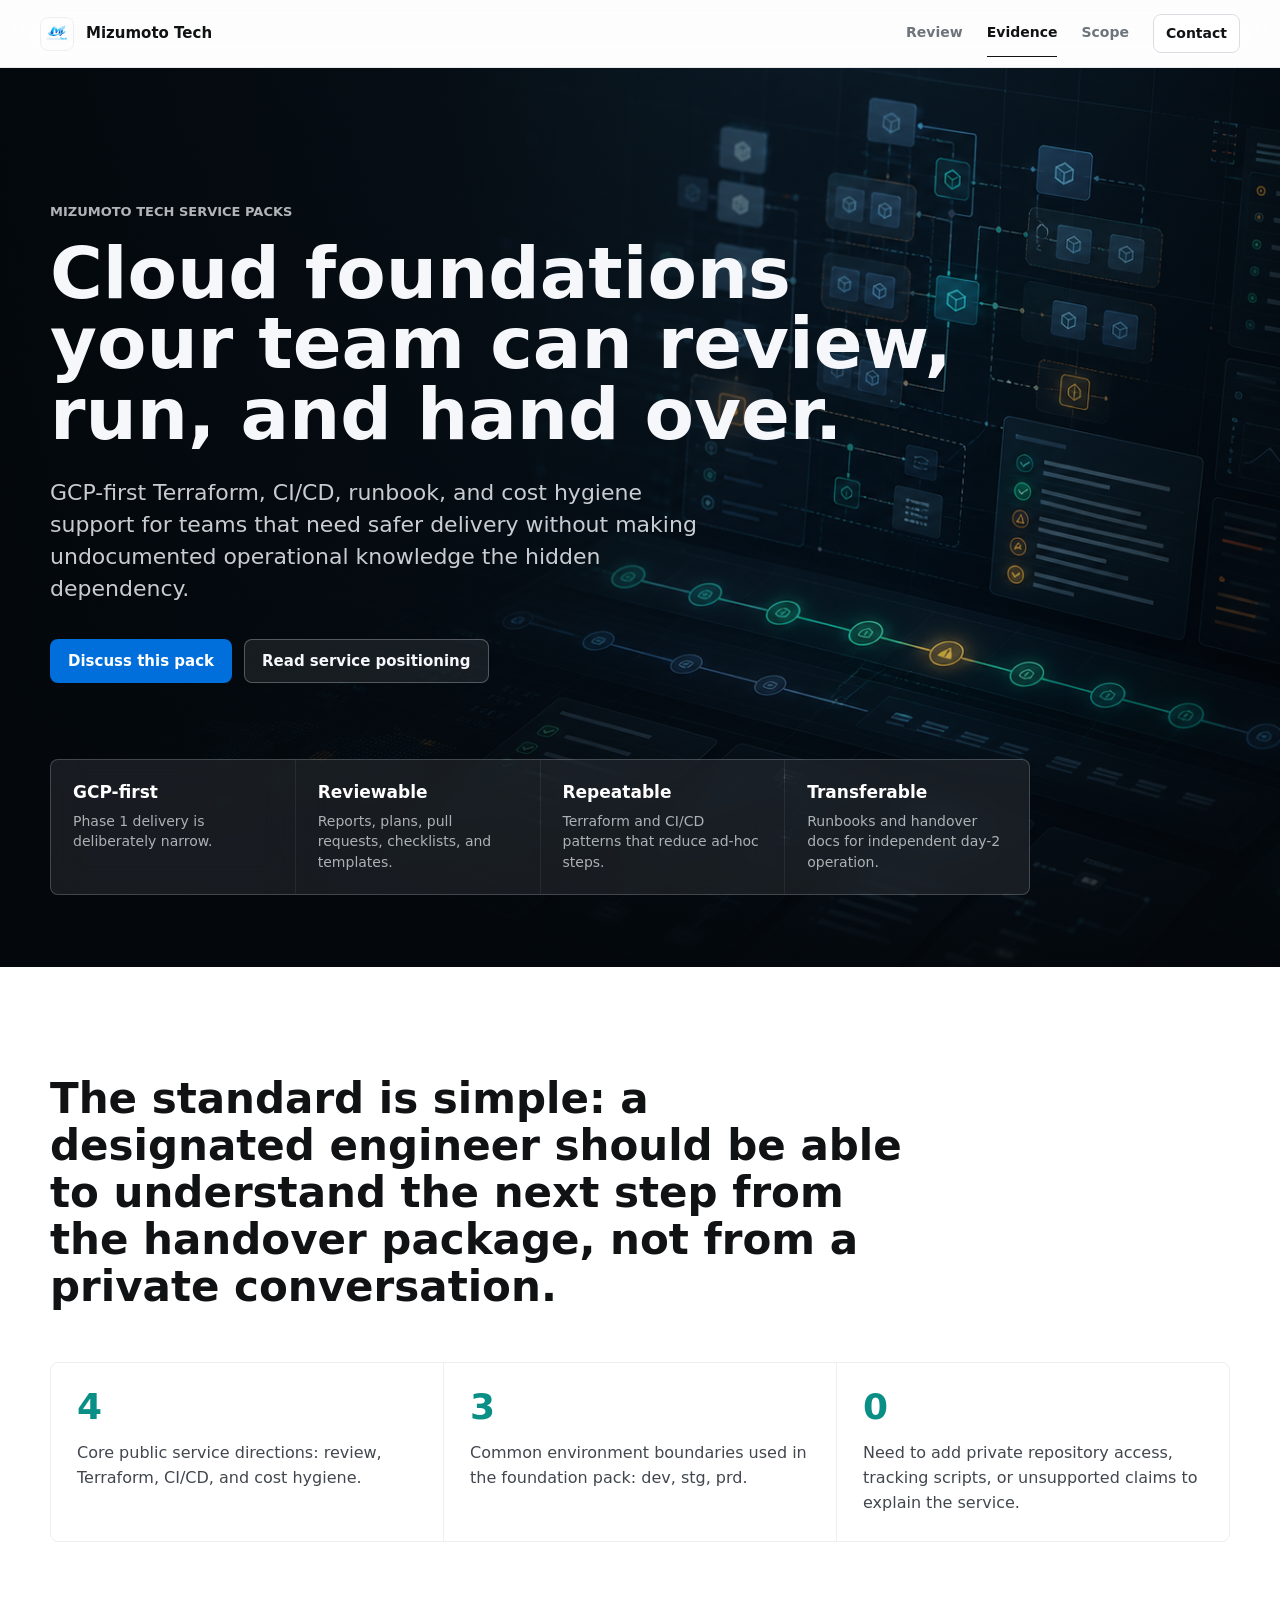
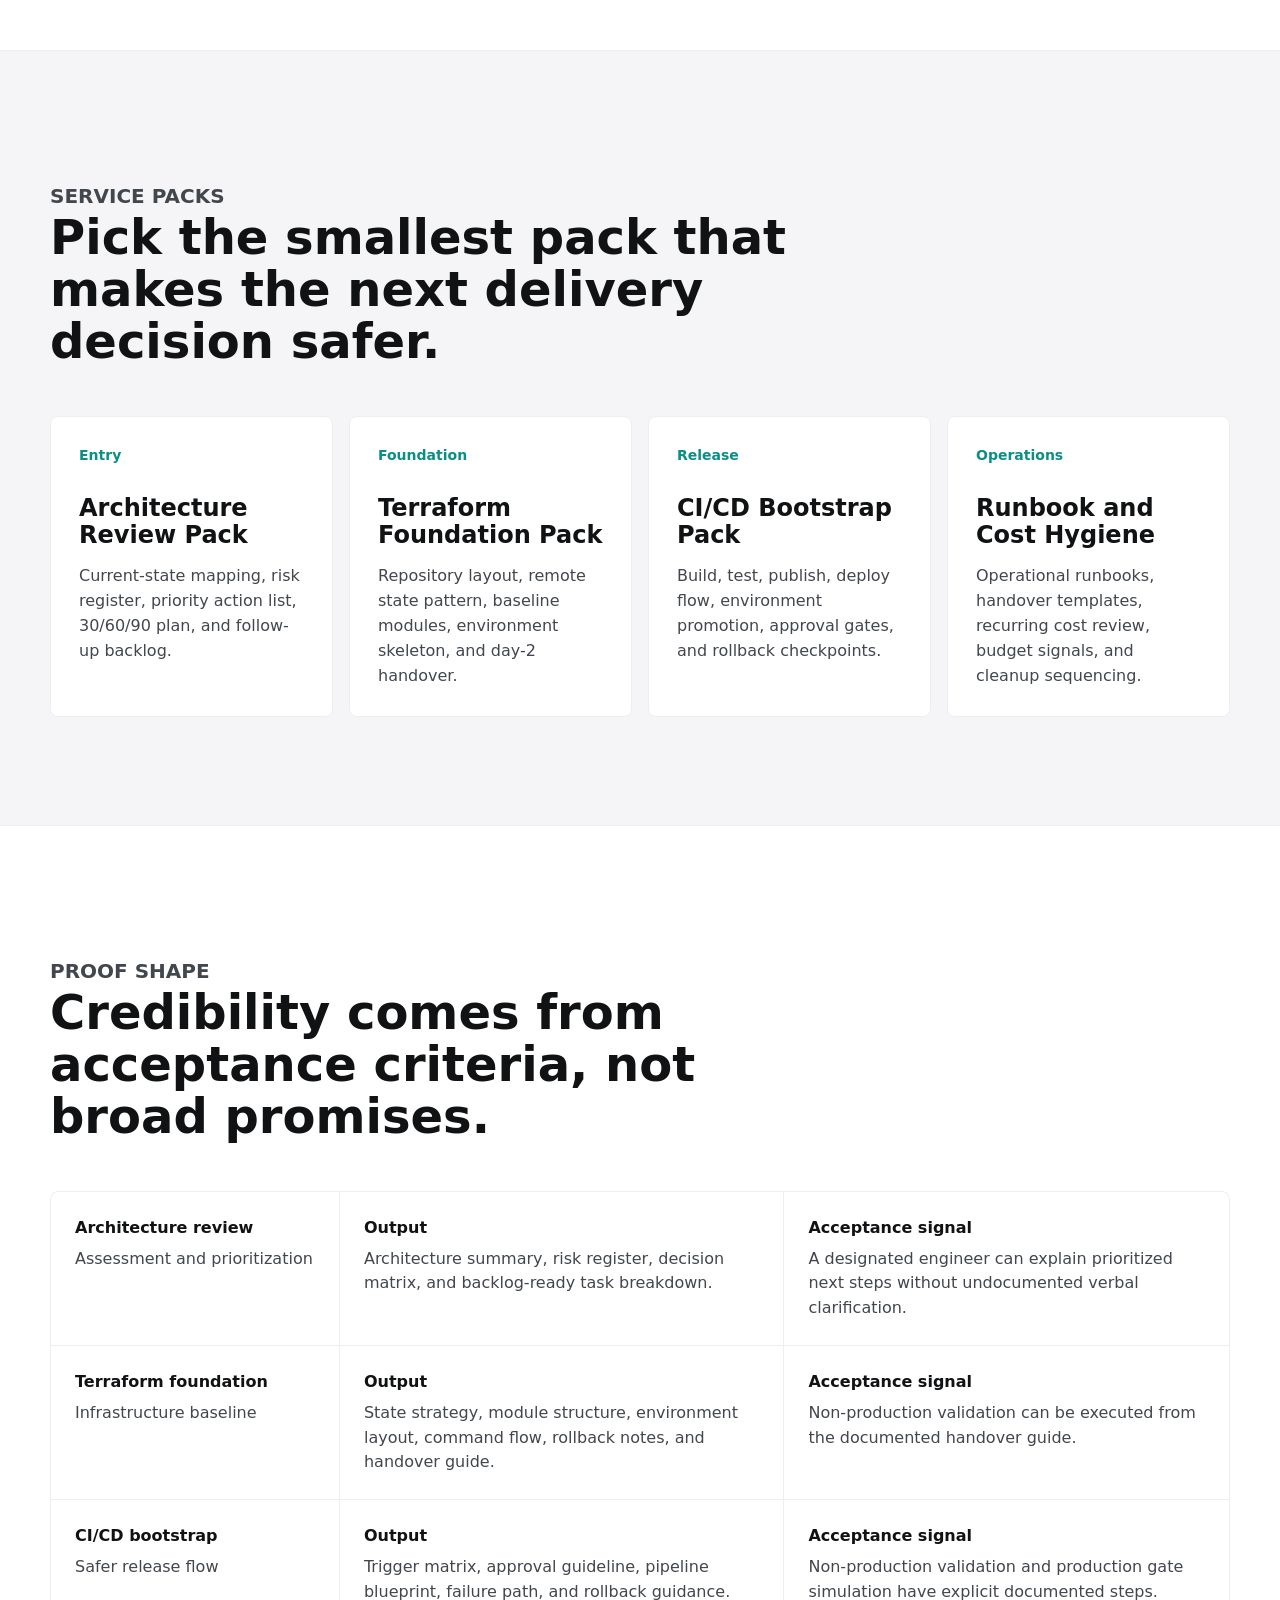
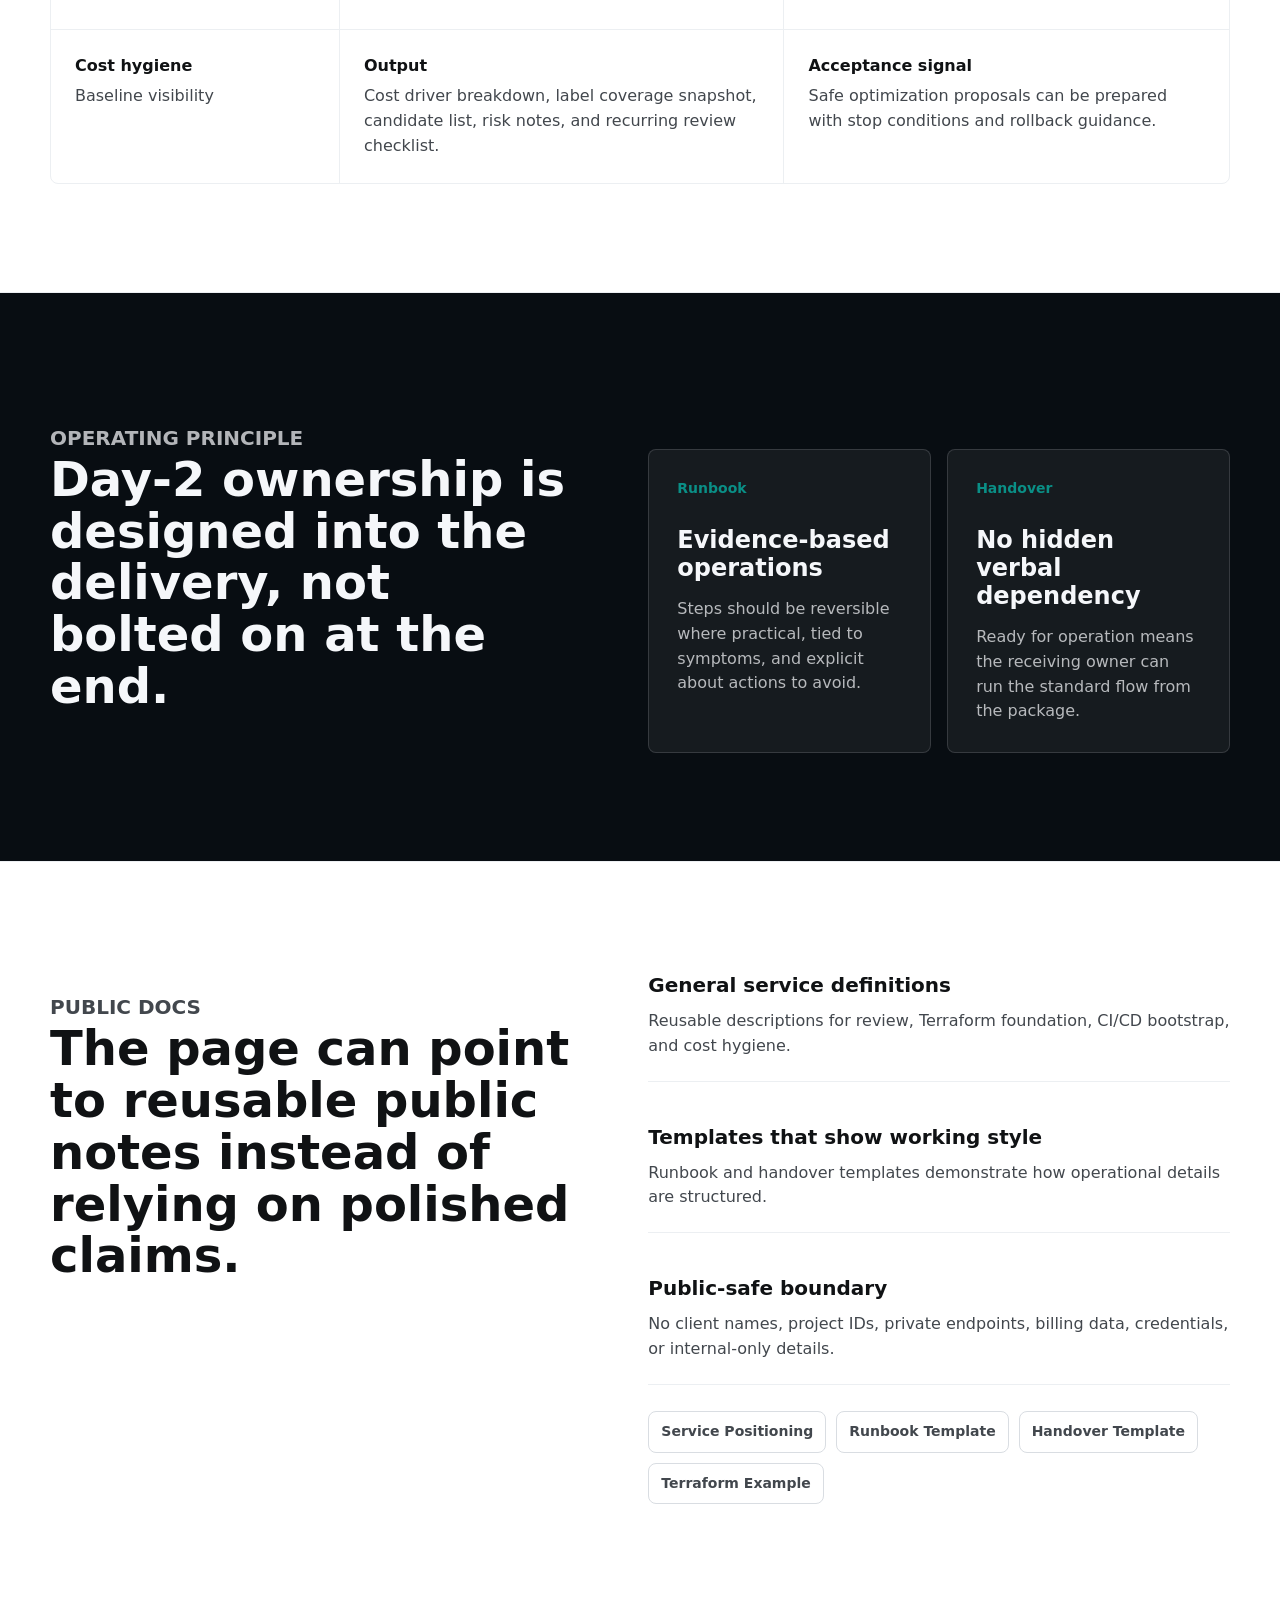
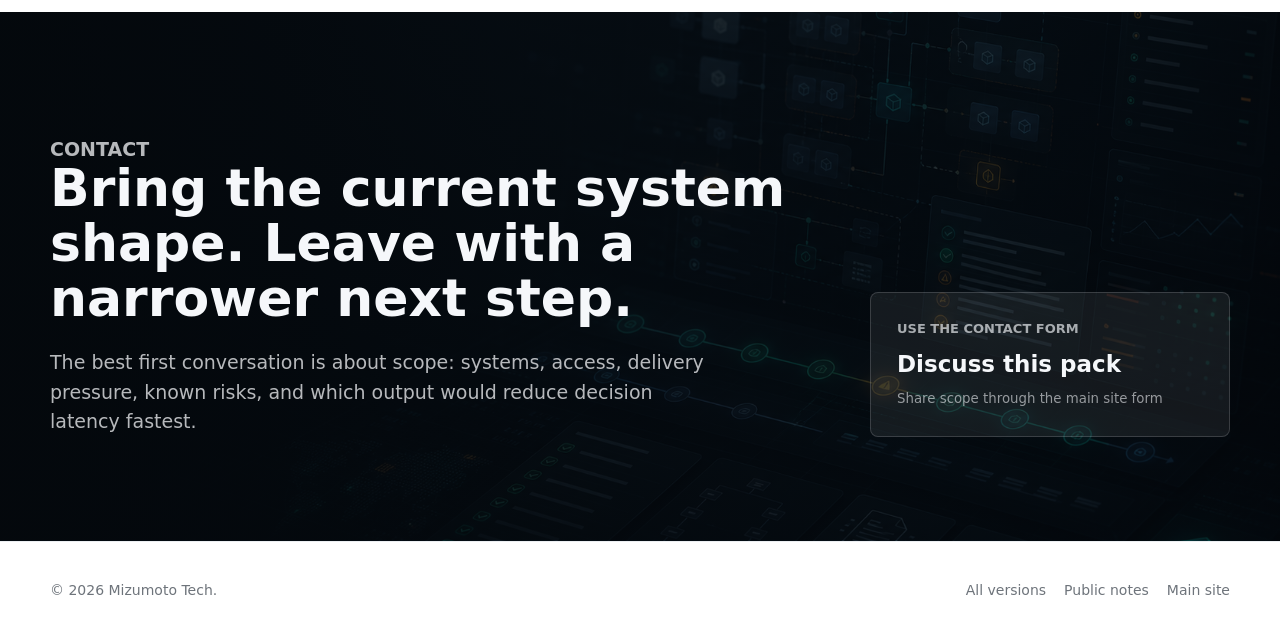
<file: sales/v2.html>
<!doctype html>
<html lang="en">
  <head>
    <meta charset="utf-8">
    <meta name="viewport" content="width=device-width, initial-scale=1">
    <title>Handover-Ready Cloud Foundations | Mizumoto Tech</title>
    <meta
      name="description"
      content="GCP-first Terraform, CI/CD, runbook, and cost hygiene support with reviewable outputs and handover-ready documentation."
    >
    <meta property="og:title" content="Handover-Ready Cloud Foundations | Mizumoto Tech">
    <meta
      property="og:description"
      content="Practical cloud reliability service packs for teams that need repeatable infrastructure, safer release workflows, and day-2 ownership."
    >
    <meta property="og:type" content="website">
    <meta name="theme-color" content="#080d12">
    <link rel="icon" type="image/png" href="assets/mizumototech_logo.png">
    <link rel="apple-touch-icon" href="assets/mizumototech_logo.png">
    <link rel="stylesheet" href="sales.css">
  </head>
  <body class="sales-v2">
    <header class="topbar">
      <a class="brand" href="./index.html" aria-label="Mizumoto Tech sales concepts">
        <img src="assets/mizumototech_logo.png" alt="">
        <span>Mizumoto Tech</span>
      </a>
      <nav class="nav" aria-label="Sales page versions">
        <a href="v1.html">Review</a>
        <a href="v2.html" aria-current="page">Evidence</a>
        <a href="v3.html">Scope</a>
        <a class="nav-cta" href="/#contact">Contact</a>
      </nav>
    </header>

    <main>
      <section class="hero lead-wide" aria-labelledby="hero-title">
        <div class="hero-inner">
          <p class="eyebrow">Mizumoto Tech service packs</p>
          <h1 id="hero-title">Cloud foundations your team can review, run, and hand over.</h1>
          <p class="hero-copy">
            GCP-first Terraform, CI/CD, runbook, and cost hygiene support for
            teams that need safer delivery without making undocumented operational
            knowledge the hidden dependency.
          </p>
          <div class="hero-actions" aria-label="Page actions">
            <a class="button primary" href="/#contact">Discuss this pack</a>
            <a class="button secondary" href="../docs.html?doc=content%2Fimported%2Fsre-runbooks%2Fdocs%2Fservice-positioning.md">Read service positioning</a>
          </div>

          <div class="hero-proof" aria-label="Service reliability claims">
            <div>
              <strong>GCP-first</strong>
              <span>Phase 1 delivery is deliberately narrow.</span>
            </div>
            <div>
              <strong>Reviewable</strong>
              <span>Reports, plans, pull requests, checklists, and templates.</span>
            </div>
            <div>
              <strong>Repeatable</strong>
              <span>Terraform and CI/CD patterns that reduce ad-hoc steps.</span>
            </div>
            <div>
              <strong>Transferable</strong>
              <span>Runbooks and handover docs for independent day-2 operation.</span>
            </div>
          </div>
        </div>
      </section>

      <section class="band white" aria-labelledby="promise-title">
        <div class="section-inner">
          <p class="lead-statement" id="promise-title">
            The standard is simple: a designated engineer should be able to
            understand the next step from the handover package, not from a private conversation.
          </p>
          <div class="metric-row" aria-label="Delivery standards">
            <div class="metric">
              <strong>4</strong>
              <span>Core public service directions: review, Terraform, CI/CD, and cost hygiene.</span>
            </div>
            <div class="metric">
              <strong>3</strong>
              <span>Common environment boundaries used in the foundation pack: dev, stg, prd.</span>
            </div>
            <div class="metric">
              <strong>0</strong>
              <span>Need to add private repository access, tracking scripts, or unsupported claims to explain the service.</span>
            </div>
          </div>
        </div>
      </section>

      <section class="band soft rule" aria-labelledby="packs-title">
        <div class="section-inner">
          <div class="section-kicker">
            <p class="eyebrow">Service packs</p>
            <h2 id="packs-title">Pick the smallest pack that makes the next delivery decision safer.</h2>
          </div>
          <div class="cards four">
            <article class="card">
              <span class="card-number">Entry</span>
              <h3>Architecture Review Pack</h3>
              <p>Current-state mapping, risk register, priority action list, 30/60/90 plan, and follow-up backlog.</p>
            </article>
            <article class="card">
              <span class="card-number">Foundation</span>
              <h3>Terraform Foundation Pack</h3>
              <p>Repository layout, remote state pattern, baseline modules, environment skeleton, and day-2 handover.</p>
            </article>
            <article class="card">
              <span class="card-number">Release</span>
              <h3>CI/CD Bootstrap Pack</h3>
              <p>Build, test, publish, deploy flow, environment promotion, approval gates, and rollback checkpoints.</p>
            </article>
            <article class="card">
              <span class="card-number">Operations</span>
              <h3>Runbook and Cost Hygiene</h3>
              <p>Operational runbooks, handover templates, recurring cost review, budget signals, and cleanup sequencing.</p>
            </article>
          </div>
        </div>
      </section>

      <section class="band white rule" aria-labelledby="proof-title">
        <div class="section-inner">
          <div class="section-kicker">
            <p class="eyebrow">Proof shape</p>
            <h2 id="proof-title">Credibility comes from acceptance criteria, not broad promises.</h2>
          </div>
          <div class="proof-table" aria-label="Service outputs and acceptance criteria">
            <div class="proof-row">
              <div>
                <strong>Architecture review</strong>
                <span>Assessment and prioritization</span>
              </div>
              <div>
                <strong>Output</strong>
                <span>Architecture summary, risk register, decision matrix, and backlog-ready task breakdown.</span>
              </div>
              <div>
                <strong>Acceptance signal</strong>
                <span>A designated engineer can explain prioritized next steps without undocumented verbal clarification.</span>
              </div>
            </div>
            <div class="proof-row">
              <div>
                <strong>Terraform foundation</strong>
                <span>Infrastructure baseline</span>
              </div>
              <div>
                <strong>Output</strong>
                <span>State strategy, module structure, environment layout, command flow, rollback notes, and handover guide.</span>
              </div>
              <div>
                <strong>Acceptance signal</strong>
                <span>Non-production validation can be executed from the documented handover guide.</span>
              </div>
            </div>
            <div class="proof-row">
              <div>
                <strong>CI/CD bootstrap</strong>
                <span>Safer release flow</span>
              </div>
              <div>
                <strong>Output</strong>
                <span>Trigger matrix, approval guideline, pipeline blueprint, failure path, and rollback guidance.</span>
              </div>
              <div>
                <strong>Acceptance signal</strong>
                <span>Non-production validation and production gate simulation have explicit documented steps.</span>
              </div>
            </div>
            <div class="proof-row">
              <div>
                <strong>Cost hygiene</strong>
                <span>Baseline visibility</span>
              </div>
              <div>
                <strong>Output</strong>
                <span>Cost driver breakdown, label coverage snapshot, candidate list, risk notes, and recurring review checklist.</span>
              </div>
              <div>
                <strong>Acceptance signal</strong>
                <span>Safe optimization proposals can be prepared with stop conditions and rollback guidance.</span>
              </div>
            </div>
          </div>
        </div>
      </section>

      <section class="band dark rule" aria-labelledby="operator-title">
        <div class="section-inner split">
          <div class="section-kicker">
            <p class="eyebrow">Operating principle</p>
            <h2 id="operator-title">Day-2 ownership is designed into the delivery, not bolted on at the end.</h2>
          </div>
          <div class="cards two">
            <article class="card dark-card">
              <span class="card-number">Runbook</span>
              <h3>Evidence-based operations</h3>
              <p>Steps should be reversible where practical, tied to symptoms, and explicit about actions to avoid.</p>
            </article>
            <article class="card dark-card">
              <span class="card-number">Handover</span>
              <h3>No hidden verbal dependency</h3>
              <p>Ready for operation means the receiving owner can run the standard flow from the package.</p>
            </article>
          </div>
        </div>
      </section>

      <section class="band white rule" aria-labelledby="docs-title">
        <div class="section-inner split">
          <div class="section-kicker">
            <p class="eyebrow">Public docs</p>
            <h2 id="docs-title">The page can point to reusable public notes instead of relying on polished claims.</h2>
          </div>
          <div>
            <ul class="feature-list">
              <li>
                <strong>General service definitions</strong>
                <span>Reusable descriptions for review, Terraform foundation, CI/CD bootstrap, and cost hygiene.</span>
              </li>
              <li>
                <strong>Templates that show working style</strong>
                <span>Runbook and handover templates demonstrate how operational details are structured.</span>
              </li>
              <li>
                <strong>Public-safe boundary</strong>
                <span>No client names, project IDs, private endpoints, billing data, credentials, or internal-only details.</span>
              </li>
            </ul>
            <div class="doc-links" aria-label="Public documentation links">
              <a href="../docs.html?doc=content%2Fimported%2Fsre-runbooks%2Fdocs%2Fservice-positioning.md">Service Positioning</a>
              <a href="../docs.html?doc=content%2Fimported%2Fsre-runbooks%2Ftemplates%2Frunbook-template.md">Runbook Template</a>
              <a href="../docs.html?doc=content%2Fimported%2Fsre-runbooks%2Ftemplates%2Fhandover-template.md">Handover Template</a>
              <a href="../docs.html?doc=content%2Fimported%2Fsre-runbooks%2Fexamples%2Fgcp%2Fterraform-foundation-baseline.md">Terraform Example</a>
            </div>
          </div>
        </div>
      </section>

      <section class="cta" id="contact" aria-labelledby="contact-title">
        <div class="section-inner cta-grid">
          <div>
            <p class="eyebrow">Contact</p>
            <h2 id="contact-title">Bring the current system shape. Leave with a narrower next step.</h2>
            <p>
              The best first conversation is about scope: systems, access,
              delivery pressure, known risks, and which output would reduce
              decision latency fastest.
            </p>
          </div>
          <a class="contact-box" href="/#contact" aria-label="Discuss this pack through the contact form">
            <span>Use the contact form</span>
            <strong>Discuss this pack</strong>
            <small>Share scope through the main site form</small>
          </a>
        </div>
      </section>
    </main>

    <footer class="site-footer">
      <div class="footer-inner">
        <span>&copy; 2026 Mizumoto Tech.</span>
        <nav class="footer-links" aria-label="Footer links">
          <a href="index.html">All versions</a>
          <a href="../docs.html?doc=content%2Fimported%2Fsre-runbooks%2Fdocs%2Fservice-positioning.md">Public notes</a>
          <a href="../">Main site</a>
        </nav>
      </div>
    </footer>
  </body>
</html>
</file>
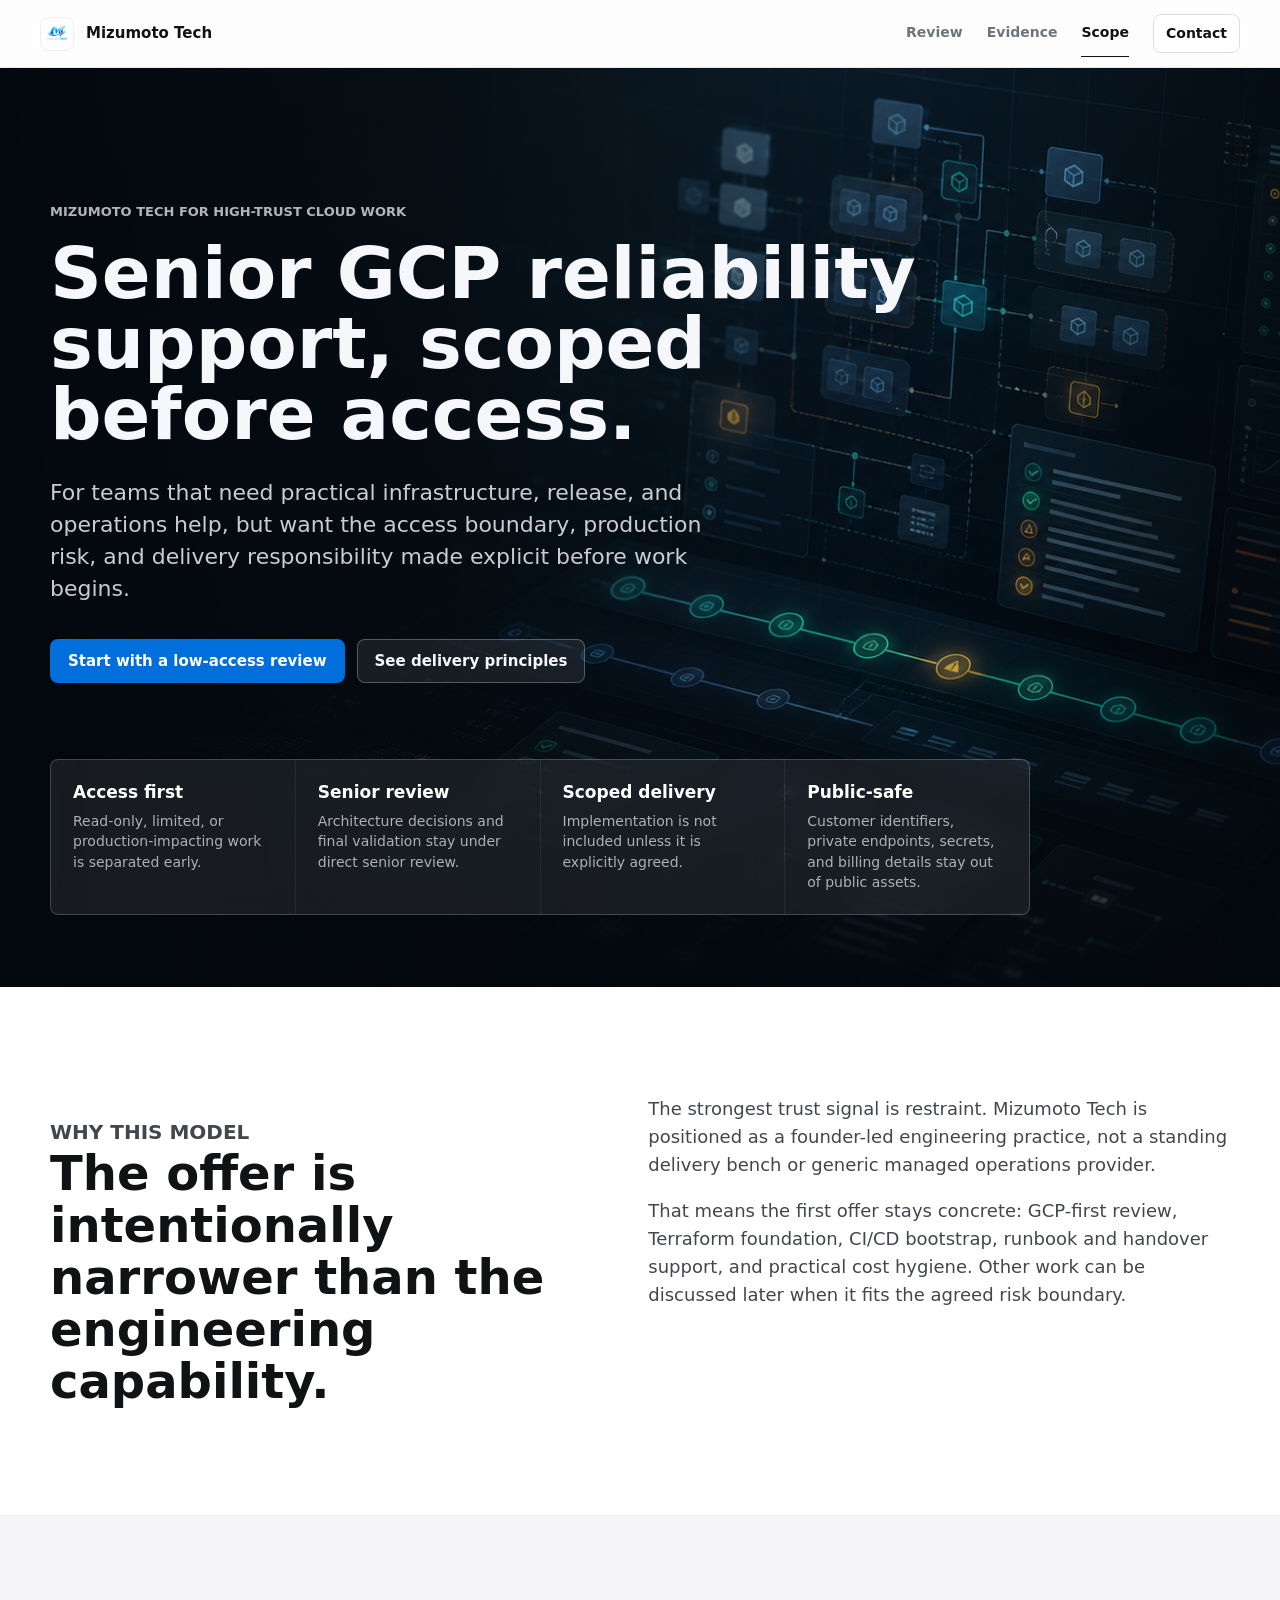
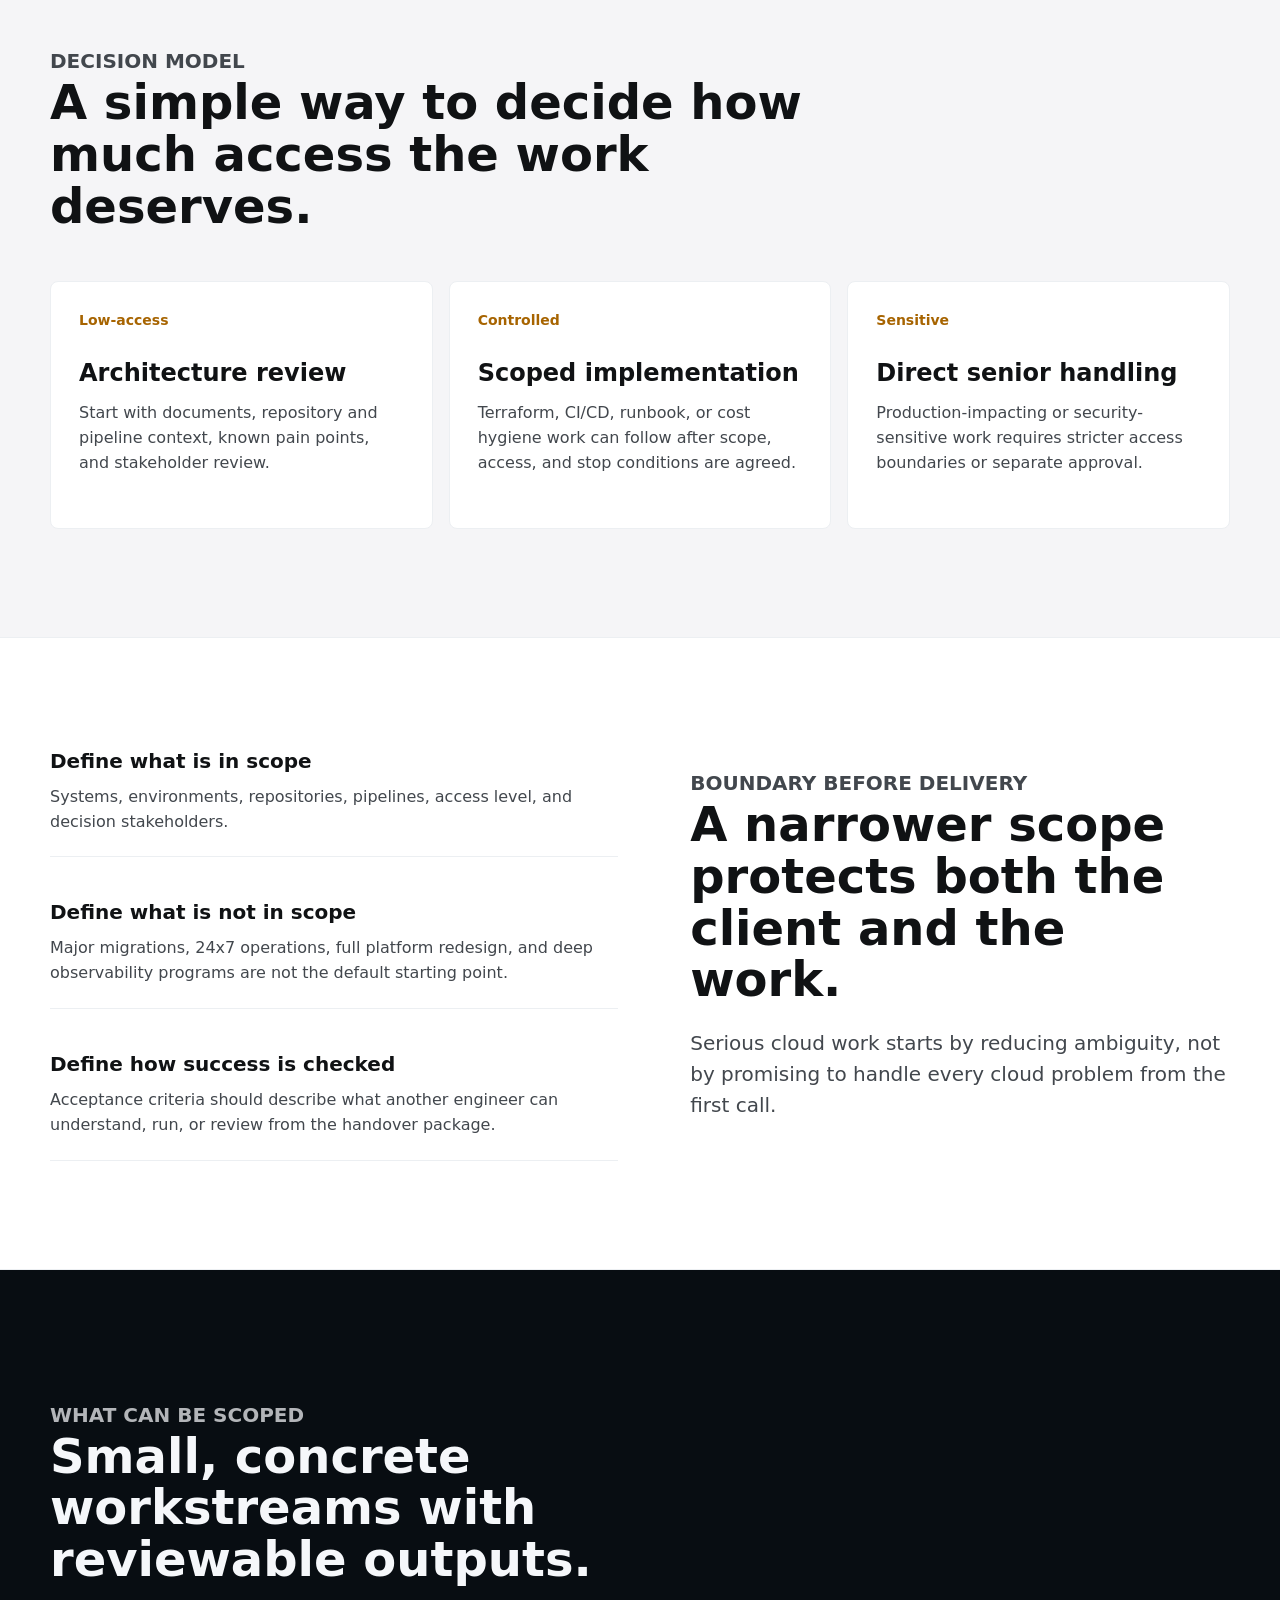
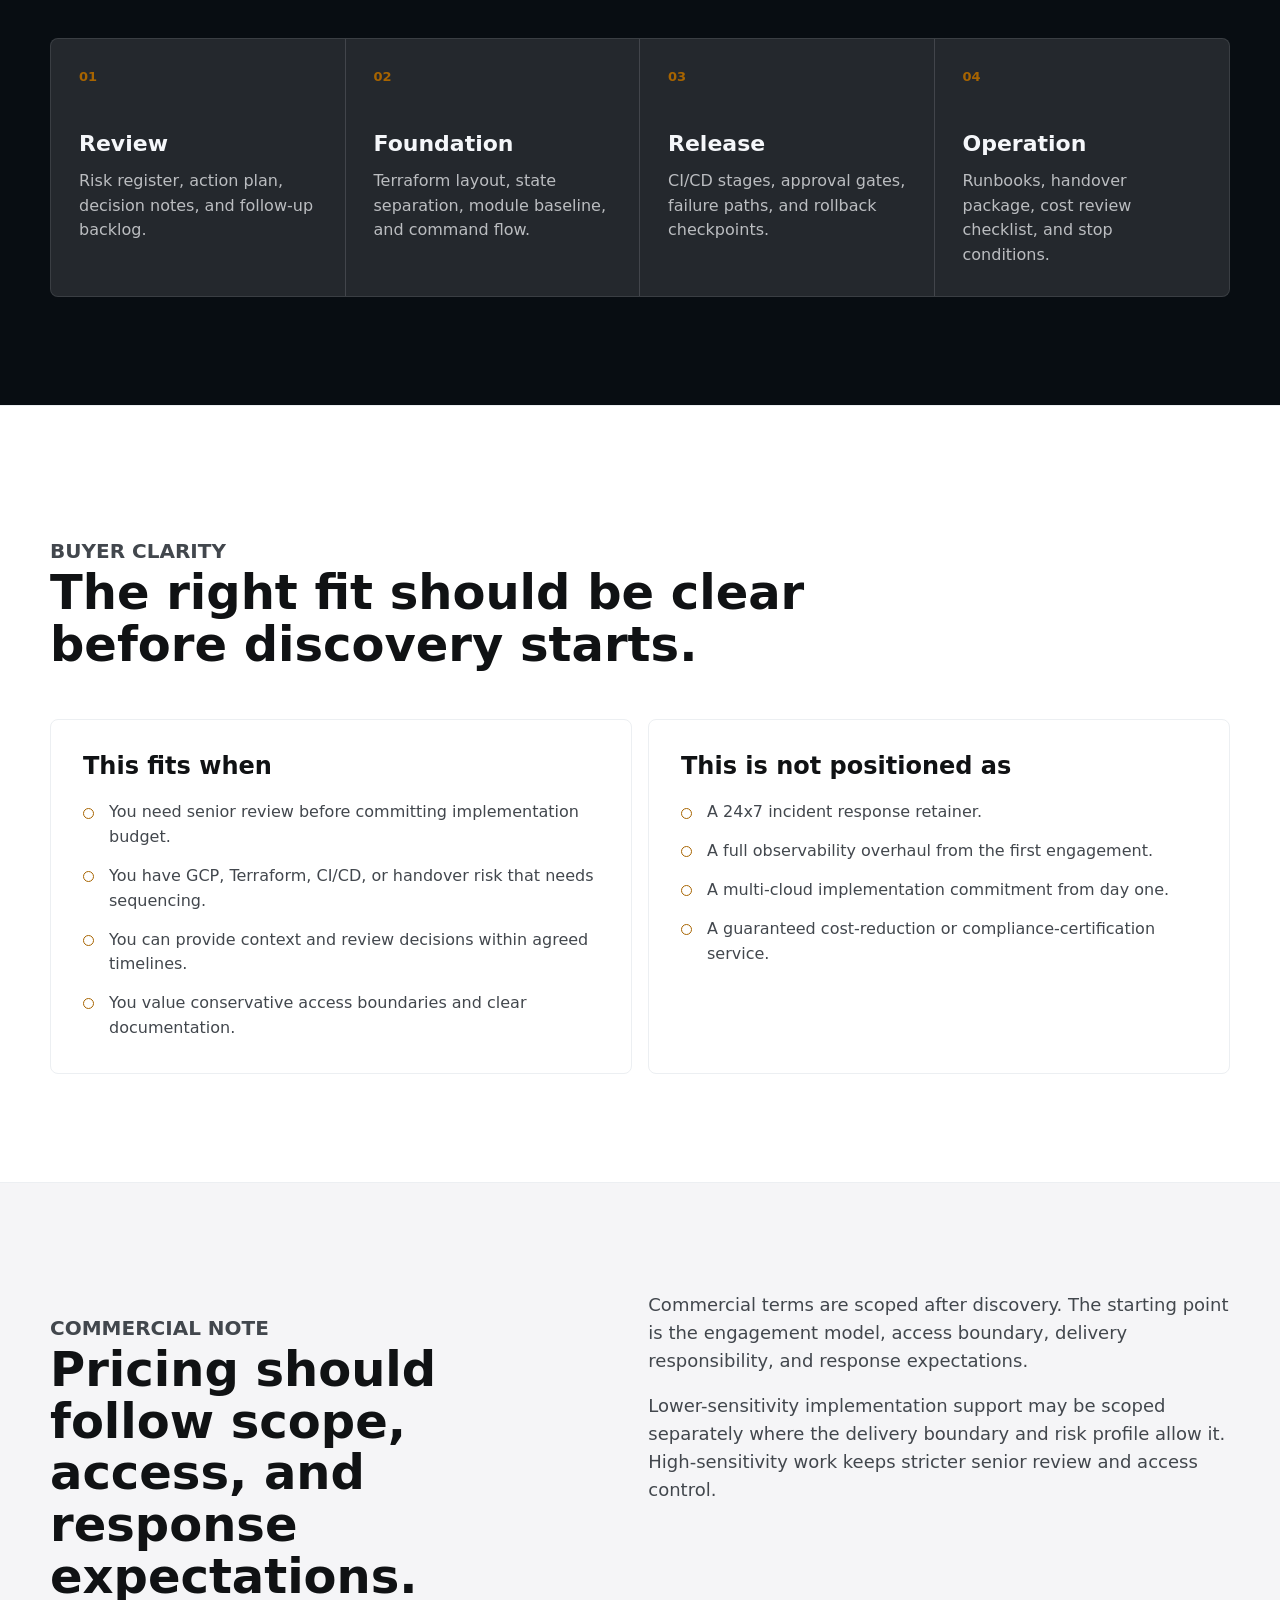
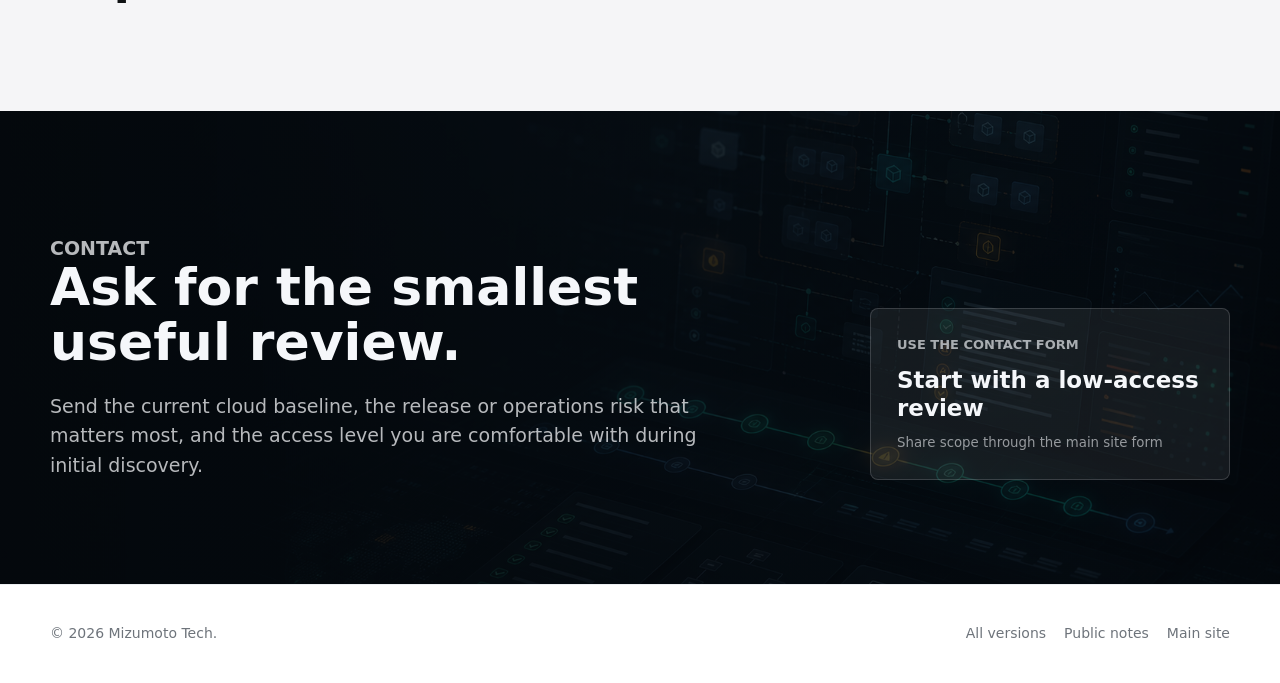
<file: sales/v3.html>
<!doctype html>
<html lang="en">
  <head>
    <meta charset="utf-8">
    <meta name="viewport" content="width=device-width, initial-scale=1">
    <title>Scope Before Access | Mizumoto Tech</title>
    <meta
      name="description"
      content="Founder-led GCP reliability support with clear access boundaries, scoped delivery, and reviewable handover outputs."
    >
    <meta property="og:title" content="Scope Before Access | Mizumoto Tech">
    <meta
      property="og:description"
      content="Founder-led GCP reliability support for buyers who care about access boundaries, production risk, and delivery responsibility."
    >
    <meta property="og:type" content="website">
    <meta name="theme-color" content="#080d12">
    <link rel="icon" type="image/png" href="assets/mizumototech_logo.png">
    <link rel="apple-touch-icon" href="assets/mizumototech_logo.png">
    <link rel="stylesheet" href="sales.css">
  </head>
  <body class="sales-v3">
    <header class="topbar">
      <a class="brand" href="./index.html" aria-label="Mizumoto Tech sales concepts">
        <img src="assets/mizumototech_logo.png" alt="">
        <span>Mizumoto Tech</span>
      </a>
      <nav class="nav" aria-label="Sales page versions">
        <a href="v1.html">Review</a>
        <a href="v2.html">Evidence</a>
        <a href="v3.html" aria-current="page">Scope</a>
        <a class="nav-cta" href="/#contact">Contact</a>
      </nav>
    </header>

    <main>
      <section class="hero lead-wide" aria-labelledby="hero-title">
        <div class="hero-inner">
          <p class="eyebrow">Mizumoto Tech for high-trust cloud work</p>
          <h1 id="hero-title">Senior GCP reliability support, scoped before access.</h1>
          <p class="hero-copy">
            For teams that need practical infrastructure, release, and operations
            help, but want the access boundary, production risk, and delivery
            responsibility made explicit before work begins.
          </p>
          <div class="hero-actions" aria-label="Page actions">
            <a class="button primary" href="/#contact">Start with a low-access review</a>
            <a class="button secondary" href="#principles">See delivery principles</a>
          </div>

          <div class="hero-proof" aria-label="Scope controls">
            <div>
              <strong>Access first</strong>
              <span>Read-only, limited, or production-impacting work is separated early.</span>
            </div>
            <div>
              <strong>Senior review</strong>
              <span>Architecture decisions and final validation stay under direct senior review.</span>
            </div>
            <div>
              <strong>Scoped delivery</strong>
              <span>Implementation is not included unless it is explicitly agreed.</span>
            </div>
            <div>
              <strong>Public-safe</strong>
              <span>Customer identifiers, private endpoints, secrets, and billing details stay out of public assets.</span>
            </div>
          </div>
        </div>
      </section>

      <section class="band white" id="principles" aria-labelledby="principles-title">
        <div class="section-inner split">
          <div class="section-kicker">
            <p class="eyebrow">Why this model</p>
            <h2 id="principles-title">The offer is intentionally narrower than the engineering capability.</h2>
          </div>
          <div class="body-copy">
            <p>
              The strongest trust signal is restraint. Mizumoto Tech is positioned
              as a founder-led engineering practice, not a standing delivery bench
              or generic managed operations provider.
            </p>
            <p>
              That means the first offer stays concrete: GCP-first review,
              Terraform foundation, CI/CD bootstrap, runbook and handover support,
              and practical cost hygiene. Other work can be discussed later when
              it fits the agreed risk boundary.
            </p>
          </div>
        </div>
      </section>

      <section class="band soft rule" aria-labelledby="decision-title">
        <div class="section-inner">
          <div class="section-kicker">
            <p class="eyebrow">Decision model</p>
            <h2 id="decision-title">A simple way to decide how much access the work deserves.</h2>
          </div>
          <div class="cards three">
            <article class="card">
              <span class="card-number">Low-access</span>
              <h3>Architecture review</h3>
              <p>Start with documents, repository and pipeline context, known pain points, and stakeholder review.</p>
            </article>
            <article class="card">
              <span class="card-number">Controlled</span>
              <h3>Scoped implementation</h3>
              <p>Terraform, CI/CD, runbook, or cost hygiene work can follow after scope, access, and stop conditions are agreed.</p>
            </article>
            <article class="card">
              <span class="card-number">Sensitive</span>
              <h3>Direct senior handling</h3>
              <p>Production-impacting or security-sensitive work requires stricter access boundaries or separate approval.</p>
            </article>
          </div>
        </div>
      </section>

      <section class="band white rule" aria-labelledby="boundaries-title">
        <div class="section-inner split reverse">
          <div>
            <ul class="feature-list">
              <li>
                <strong>Define what is in scope</strong>
                <span>Systems, environments, repositories, pipelines, access level, and decision stakeholders.</span>
              </li>
              <li>
                <strong>Define what is not in scope</strong>
                <span>Major migrations, 24x7 operations, full platform redesign, and deep observability programs are not the default starting point.</span>
              </li>
              <li>
                <strong>Define how success is checked</strong>
                <span>Acceptance criteria should describe what another engineer can understand, run, or review from the handover package.</span>
              </li>
            </ul>
          </div>
          <div class="section-kicker">
            <p class="eyebrow">Boundary before delivery</p>
            <h2 id="boundaries-title">A narrower scope protects both the client and the work.</h2>
            <p>
              Serious cloud work starts by reducing ambiguity, not by promising
              to handle every cloud problem from the first call.
            </p>
          </div>
        </div>
      </section>

      <section class="band dark rule" aria-labelledby="what-title">
        <div class="section-inner">
          <div class="section-kicker">
            <p class="eyebrow">What can be scoped</p>
            <h2 id="what-title">Small, concrete workstreams with reviewable outputs.</h2>
          </div>
          <div class="process" aria-label="Scoped workstreams">
            <article class="process-step">
              <span>01</span>
              <h3>Review</h3>
              <p>Risk register, action plan, decision notes, and follow-up backlog.</p>
            </article>
            <article class="process-step">
              <span>02</span>
              <h3>Foundation</h3>
              <p>Terraform layout, state separation, module baseline, and command flow.</p>
            </article>
            <article class="process-step">
              <span>03</span>
              <h3>Release</h3>
              <p>CI/CD stages, approval gates, failure paths, and rollback checkpoints.</p>
            </article>
            <article class="process-step">
              <span>04</span>
              <h3>Operation</h3>
              <p>Runbooks, handover package, cost review checklist, and stop conditions.</p>
            </article>
          </div>
        </div>
      </section>

      <section class="band white rule" aria-labelledby="buyer-title">
        <div class="section-inner">
          <div class="section-kicker">
            <p class="eyebrow">Buyer clarity</p>
            <h2 id="buyer-title">The right fit should be clear before discovery starts.</h2>
          </div>
          <div class="fit-grid">
            <div class="fit-panel">
              <h3>This fits when</h3>
              <ul class="check-list">
                <li>You need senior review before committing implementation budget.</li>
                <li>You have GCP, Terraform, CI/CD, or handover risk that needs sequencing.</li>
                <li>You can provide context and review decisions within agreed timelines.</li>
                <li>You value conservative access boundaries and clear documentation.</li>
              </ul>
            </div>
            <div class="fit-panel">
              <h3>This is not positioned as</h3>
              <ul class="check-list">
                <li>A 24x7 incident response retainer.</li>
                <li>A full observability overhaul from the first engagement.</li>
                <li>A multi-cloud implementation commitment from day one.</li>
                <li>A guaranteed cost-reduction or compliance-certification service.</li>
              </ul>
            </div>
          </div>
        </div>
      </section>

      <section class="band soft rule" aria-labelledby="commercial-title">
        <div class="section-inner split">
          <div class="section-kicker">
            <p class="eyebrow">Commercial note</p>
            <h2 id="commercial-title">Pricing should follow scope, access, and response expectations.</h2>
          </div>
          <div class="body-copy">
            <p>
              Commercial terms are scoped after discovery. The starting point is
              the engagement model, access boundary, delivery responsibility, and
              response expectations.
            </p>
            <p>
              Lower-sensitivity implementation support may be scoped separately
              where the delivery boundary and risk profile allow it. High-sensitivity
              work keeps stricter senior review and access control.
            </p>
          </div>
        </div>
      </section>

      <section class="cta" id="contact" aria-labelledby="contact-title">
        <div class="section-inner cta-grid">
          <div>
            <p class="eyebrow">Contact</p>
            <h2 id="contact-title">Ask for the smallest useful review.</h2>
            <p>
              Send the current cloud baseline, the release or operations risk
              that matters most, and the access level you are comfortable with
              during initial discovery.
            </p>
          </div>
          <a class="contact-box" href="/#contact" aria-label="Start with a low-access review through the contact form">
            <span>Use the contact form</span>
            <strong>Start with a low-access review</strong>
            <small>Share scope through the main site form</small>
          </a>
        </div>
      </section>
    </main>

    <footer class="site-footer">
      <div class="footer-inner">
        <span>&copy; 2026 Mizumoto Tech.</span>
        <nav class="footer-links" aria-label="Footer links">
          <a href="index.html">All versions</a>
          <a href="../docs.html?doc=content%2Fimported%2Fsre-runbooks%2Fdocs%2Fservice-positioning.md">Public notes</a>
          <a href="../">Main site</a>
        </nav>
      </div>
    </footer>
  </body>
</html>
</file>
<file: assets/css/site.css>
:root {
  color-scheme: light;
  --bg: #f5f7fb;
  --surface: #ffffff;
  --surface-soft: #f9fbff;
  --surface-strong: #eef3fb;
  --ink: #101418;
  --ink-strong: #05070a;
  --muted: #586575;
  --muted-strong: #344154;
  --line: rgba(16, 24, 40, 0.12);
  --line-strong: rgba(26, 92, 255, 0.28);
  --accent: #1a5cff;
  --accent-strong: #003fc7;
  --cyan: #0a9fbd;
  --green: #0d8f68;
  --amber: #a96a12;
  --navy: #07111f;
  --navy-2: #101b2e;
  --navy-3: #172339;
  --dark-text: #f7fbff;
  --dark-muted: #aebbd0;
  --shadow-soft: 0 20px 60px rgba(12, 24, 44, 0.11);
  --shadow-card: 0 14px 42px rgba(12, 24, 44, 0.09);
  --max-width: 1180px;
  --radius: 8px;
}

* {
  box-sizing: border-box;
}

html {
  background: var(--bg);
  scroll-behavior: smooth;
  scroll-padding-top: 92px;
}

body {
  margin: 0;
  min-width: 320px;
  background:
    linear-gradient(180deg, #ffffff 0, #f5f7fb 42%, #eef3f9 100%);
  color: var(--ink);
  font-family:
    Inter, ui-sans-serif, system-ui, -apple-system, BlinkMacSystemFont, "Segoe UI",
    sans-serif;
  line-height: 1.6;
  text-rendering: optimizeLegibility;
}

body::before {
  position: fixed;
  inset: 0;
  z-index: -2;
  content: "";
  background-image:
    linear-gradient(rgba(16, 24, 40, 0.035) 1px, transparent 1px),
    linear-gradient(90deg, rgba(16, 24, 40, 0.035) 1px, transparent 1px);
  background-size: 48px 48px;
  mask-image: linear-gradient(to bottom, rgba(0, 0, 0, 0.7), transparent 82%);
  pointer-events: none;
}

a {
  color: inherit;
  text-decoration: none;
}

img {
  max-width: 100%;
}

:focus-visible {
  outline: 3px solid rgba(26, 92, 255, 0.42);
  outline-offset: 3px;
}

main {
  overflow: hidden;
}

h1,
h2,
h3,
p {
  margin-top: 0;
}

h1 {
  max-width: 780px;
  margin-bottom: 24px;
  color: inherit;
  font-size: 76px;
  line-height: 1.02;
  letter-spacing: 0;
}

h2 {
  max-width: 820px;
  margin-bottom: 0;
  color: var(--ink-strong);
  font-size: 44px;
  line-height: 1.08;
  letter-spacing: 0;
}

h3 {
  margin-bottom: 10px;
  color: var(--ink-strong);
  font-size: 19px;
  line-height: 1.24;
  letter-spacing: 0;
}

.hero-inner,
.capability-inner,
.section,
.site-footer {
  width: min(100%, var(--max-width));
  margin: 0 auto;
}

.site-header {
  position: sticky;
  top: 0;
  z-index: 20;
  display: flex;
  align-items: center;
  justify-content: space-between;
  gap: 28px;
  min-height: 76px;
  padding: 0 48px;
  border-bottom: 1px solid rgba(16, 24, 40, 0.09);
  background: rgba(255, 255, 255, 0.84);
  backdrop-filter: blur(22px);
  box-shadow: 0 1px 0 rgba(255, 255, 255, 0.72) inset;
}

.brand {
  display: inline-flex;
  align-items: center;
  gap: 12px;
  min-width: max-content;
  color: var(--ink-strong);
  font-size: 15px;
  font-weight: 800;
}

.brand-mark {
  display: grid;
  width: 42px;
  height: 36px;
  place-items: center;
  overflow: hidden;
  border: 1px solid rgba(16, 24, 40, 0.1);
  border-radius: var(--radius);
  background:
    linear-gradient(145deg, #ffffff, #edf3fb),
    var(--surface);
  color: var(--accent);
  font-size: 12px;
  font-weight: 900;
  letter-spacing: 0;
  box-shadow: 0 10px 28px rgba(12, 24, 44, 0.08);
}

.brand-mark img {
  display: block;
  width: 31px;
  height: 31px;
  object-fit: contain;
}

.site-nav,
.nav-links,
.nav-actions {
  display: flex;
  align-items: center;
}

.site-nav {
  justify-content: flex-end;
  gap: 20px;
  min-width: 0;
  color: var(--muted);
  font-size: 13px;
  font-weight: 650;
}

.nav-links,
.nav-actions {
  gap: 18px;
}

.site-nav a {
  display: inline-flex;
  align-items: center;
  min-height: 38px;
  color: var(--muted);
  transition: color 160ms ease, border-color 160ms ease, background-color 160ms ease;
}

.site-nav a:hover,
.site-nav a:focus-visible {
  color: var(--ink-strong);
}

.language-link {
  padding: 0 12px;
  border: 1px solid rgba(16, 24, 40, 0.11);
  border-radius: 999px;
  background: rgba(255, 255, 255, 0.62);
}

.language-link:hover,
.language-link:focus-visible {
  border-color: rgba(26, 92, 255, 0.28);
  background: #ffffff;
}

.nav-cta {
  min-height: 40px;
  padding: 0 15px;
  border: 1px solid rgba(26, 92, 255, 0.2);
  border-radius: 999px;
  background: var(--ink-strong);
  color: #ffffff !important;
  box-shadow: 0 14px 34px rgba(12, 24, 44, 0.16);
}

.nav-cta:hover,
.nav-cta:focus-visible {
  background: var(--accent);
  color: #ffffff !important;
}

.section-indicator {
  position: fixed;
  --indicator-progress: 0%;
  left: 16px;
  top: 50%;
  z-index: 8;
  display: none;
  width: 176px;
  padding: 16px 12px 16px 10px;
  border: 1px solid rgba(16, 24, 40, 0.12);
  border-radius: var(--radius);
  background: rgba(255, 255, 255, 0.76);
  box-shadow: 0 18px 48px rgba(12, 24, 44, 0.11);
  backdrop-filter: blur(16px);
  transform: translateY(-50%);
  transition: width 180ms ease, padding 180ms ease;
}

.indicator-toggle {
  position: absolute;
  top: -13px;
  right: -13px;
  z-index: 2;
  display: inline-grid;
  width: 26px;
  height: 26px;
  place-items: center;
  padding: 0;
  border: 1px solid rgba(16, 24, 40, 0.13);
  border-radius: 50%;
  background: #ffffff;
  color: var(--muted);
  cursor: pointer;
  font: inherit;
  font-size: 13px;
  line-height: 1;
  box-shadow: 0 8px 22px rgba(12, 24, 44, 0.12);
}

.indicator-toggle:hover,
.indicator-toggle:focus-visible {
  border-color: rgba(26, 92, 255, 0.4);
  color: var(--accent);
}

.toggle-collapsed {
  display: none;
}

.section-indicator[data-collapsed="true"] {
  width: 50px;
  padding: 16px 8px;
}

.section-indicator[data-collapsed="true"] .indicator-label,
.section-indicator[data-collapsed="true"] .toggle-expanded {
  display: none;
}

.section-indicator[data-collapsed="true"] .toggle-collapsed {
  display: inline;
}

.section-indicator ol {
  display: flex;
  flex-direction: column;
  gap: 8px;
  padding: 0;
  margin: 0;
  list-style: none;
}

.section-indicator::before,
.section-indicator::after {
  position: absolute;
  top: 22px;
  left: 34px;
  width: 2px;
  content: "";
}

.section-indicator::before {
  bottom: 22px;
  background: rgba(16, 24, 40, 0.13);
}

.section-indicator::after {
  height: calc((100% - 44px) * var(--indicator-progress) / 100);
  background: linear-gradient(180deg, var(--accent), var(--cyan));
  transition: height 260ms ease;
}

.section-indicator a {
  position: relative;
  display: flex;
  align-items: center;
  gap: 10px;
  min-height: 34px;
  padding: 4px 8px;
  color: var(--muted);
  border-radius: var(--radius);
  transition: color 180ms ease, background-color 180ms ease;
}

.indicator-index {
  z-index: 1;
  display: inline-flex;
  flex: 0 0 28px;
  align-items: center;
  justify-content: center;
  width: 28px;
  height: 28px;
  color: var(--muted);
  font-size: 11px;
  font-weight: 800;
  border: 1px solid rgba(16, 24, 40, 0.16);
  border-radius: 50%;
  background: #ffffff;
  transition: color 180ms ease, border-color 180ms ease, background-color 180ms ease;
}

.indicator-label {
  color: var(--muted);
  font-size: 11px;
  font-weight: 800;
  line-height: 1.2;
  text-transform: uppercase;
  transition: color 180ms ease, transform 180ms ease;
}

.section-indicator a:hover,
.section-indicator a:focus-visible,
.section-indicator a[data-active="true"] {
  background: rgba(26, 92, 255, 0.07);
}

.section-indicator a:hover .indicator-index,
.section-indicator a:focus-visible .indicator-index,
.section-indicator a[data-active="true"] .indicator-index {
  color: #ffffff;
  border-color: var(--accent);
  background: var(--accent);
}

.section-indicator a:hover .indicator-label,
.section-indicator a:focus-visible .indicator-label,
.section-indicator a[data-active="true"] .indicator-label {
  color: var(--accent-strong);
}

.section-indicator a[data-active="true"] .indicator-label {
  transform: translateX(2px);
}

.hero {
  position: relative;
  overflow: hidden;
  min-height: 86svh;
  padding: 118px 48px 82px;
  color: var(--dark-text);
  background:
    linear-gradient(135deg, rgba(26, 92, 255, 0.24), transparent 34%),
    linear-gradient(180deg, var(--navy) 0, #0c1424 58%, #101827 100%);
  isolation: isolate;
}

.hero::before {
  position: absolute;
  inset: 0;
  z-index: -1;
  content: "";
  background-image:
    linear-gradient(rgba(255, 255, 255, 0.06) 1px, transparent 1px),
    linear-gradient(90deg, rgba(255, 255, 255, 0.05) 1px, transparent 1px);
  background-size: 64px 64px;
  mask-image: linear-gradient(to bottom, rgba(0, 0, 0, 0.82), transparent 88%);
}

.hero::after {
  position: absolute;
  right: 0;
  bottom: 0;
  left: 0;
  height: 1px;
  content: "";
  background: linear-gradient(90deg, transparent, rgba(122, 162, 255, 0.72), transparent);
}

.hero-inner {
  position: relative;
  z-index: 1;
  display: grid;
  grid-template-columns: minmax(0, 1.04fr) minmax(360px, 0.96fr);
  gap: 54px;
  align-items: center;
}

.hero-content {
  max-width: 780px;
}

.eyebrow {
  margin: 0 0 15px;
  color: var(--accent);
  font-size: 12px;
  font-weight: 850;
  letter-spacing: 0;
  text-transform: uppercase;
}

.hero .eyebrow,
.contact-panel .eyebrow {
  color: #8db4ff;
}

.hero h1 {
  color: #ffffff;
}

.hero-copy {
  max-width: 690px;
  margin-bottom: 18px;
  color: #d9e4f3;
  font-size: 18px;
}

.credential-line {
  display: inline-flex;
  max-width: 690px;
  margin: 2px 0 20px;
  padding: 12px 14px;
  border: 1px solid rgba(141, 180, 255, 0.18);
  border-left: 3px solid #8db4ff;
  border-radius: var(--radius);
  background: rgba(255, 255, 255, 0.06);
  color: #c8d5e8;
  font-size: 14px;
}

.hero-actions {
  display: flex;
  flex-wrap: wrap;
  gap: 12px;
  margin-top: 32px;
}

.button {
  display: inline-flex;
  align-items: center;
  justify-content: center;
  min-height: 46px;
  padding: 0 18px;
  border: 1px solid rgba(255, 255, 255, 0.18);
  border-radius: 999px;
  font-size: 14px;
  font-weight: 800;
  transition: transform 160ms ease, border-color 160ms ease, background-color 160ms ease, color 160ms ease;
}

.button:hover,
.button:focus-visible {
  transform: translateY(-1px);
}

.button.primary {
  border-color: #ffffff;
  background: #ffffff;
  color: var(--navy);
}

.button.primary:hover,
.button.primary:focus-visible {
  background: #eef4ff;
}

.button.secondary {
  background: rgba(255, 255, 255, 0.07);
  color: #ffffff;
}

.button.secondary:hover,
.button.secondary:focus-visible {
  border-color: rgba(141, 180, 255, 0.58);
  background: rgba(255, 255, 255, 0.11);
}

.hero-panel-stack {
  display: grid;
  gap: 16px;
  min-width: 0;
}

.hero-review-card,
.architecture-panel {
  border: 1px solid rgba(255, 255, 255, 0.13);
  border-radius: var(--radius);
  box-shadow: 0 28px 90px rgba(0, 0, 0, 0.26);
}

.hero-review-card {
  padding: 28px;
  background:
    linear-gradient(145deg, rgba(255, 255, 255, 0.13), rgba(255, 255, 255, 0.05)),
    rgba(13, 23, 39, 0.82);
  backdrop-filter: blur(18px);
}

.hero-review-card h2 {
  max-width: none;
  margin-bottom: 22px;
  color: #ffffff;
  font-size: 30px;
  line-height: 1.12;
}

.hero-review-card dl {
  display: grid;
  gap: 0;
  margin: 0;
}

.hero-review-card div {
  display: grid;
  gap: 6px;
  padding: 16px 0;
  border-top: 1px solid rgba(255, 255, 255, 0.1);
}

.hero-review-card dt {
  color: #8db4ff;
  font-size: 11px;
  font-weight: 850;
  text-transform: uppercase;
}

.hero-review-card dd {
  margin: 0;
  color: #dce7f7;
  font-size: 15px;
  line-height: 1.5;
}

.architecture-panel {
  position: relative;
  min-height: 336px;
  overflow: hidden;
  padding: 18px;
  background:
    linear-gradient(180deg, rgba(255, 255, 255, 0.09), rgba(255, 255, 255, 0.04)),
    rgba(8, 17, 31, 0.82);
}

.architecture-panel::before {
  position: absolute;
  inset: 0;
  content: "";
  background-image:
    linear-gradient(rgba(255, 255, 255, 0.055) 1px, transparent 1px),
    linear-gradient(90deg, rgba(255, 255, 255, 0.055) 1px, transparent 1px);
  background-size: 32px 32px;
  pointer-events: none;
}

.panel-topline,
.infra-map,
.review-console {
  position: relative;
  z-index: 1;
}

.panel-topline {
  display: flex;
  align-items: center;
  justify-content: space-between;
  gap: 14px;
  padding-bottom: 14px;
  color: #dbe7f7;
  font-size: 12px;
  font-weight: 800;
  text-transform: uppercase;
}

.panel-topline span:last-child {
  color: #8db4ff;
}

.infra-map {
  height: 196px;
  margin: 4px 0 16px;
}

.diagram-node {
  position: absolute;
  display: grid;
  width: 112px;
  height: 48px;
  place-items: center;
  border: 1px solid rgba(141, 180, 255, 0.28);
  border-radius: var(--radius);
  background: rgba(255, 255, 255, 0.08);
  color: #f5f9ff;
  font-size: 12px;
  font-weight: 850;
  box-shadow: 0 16px 34px rgba(0, 0, 0, 0.18);
}

.node-platform {
  top: 8px;
  left: 50%;
  transform: translateX(-50%);
}

.node-release {
  top: 76px;
  left: 6%;
}

.node-runtime {
  top: 76px;
  right: 6%;
}

.node-observe {
  bottom: 4px;
  left: 18%;
}

.node-handover {
  right: 18%;
  bottom: 4px;
}

.map-line {
  position: absolute;
  height: 1px;
  background: linear-gradient(90deg, transparent, rgba(141, 180, 255, 0.82), transparent);
  transform-origin: left center;
}

.line-a {
  top: 62px;
  left: 30%;
  width: 42%;
  transform: rotate(20deg);
}

.line-b {
  top: 116px;
  left: 22%;
  width: 56%;
  transform: rotate(-18deg);
}

.line-c {
  bottom: 52px;
  left: 28%;
  width: 45%;
}

.review-console {
  display: grid;
  gap: 7px;
  padding: 14px;
  border: 1px solid rgba(255, 255, 255, 0.11);
  border-radius: var(--radius);
  background: rgba(0, 0, 0, 0.18);
  color: #dbe7f7;
  font-family: "SFMono-Regular", Consolas, "Liberation Mono", monospace;
  font-size: 12px;
  line-height: 1.5;
}

.review-console span::before {
  color: #8db4ff;
  content: "$ ";
}

.capability-strip {
  border-bottom: 1px solid var(--line);
  background: rgba(255, 255, 255, 0.76);
}

.capability-inner {
  display: flex;
  flex-wrap: wrap;
  gap: 10px;
  padding: 18px 48px;
}

.capability-inner span {
  display: inline-flex;
  align-items: center;
  min-height: 34px;
  padding: 0 13px;
  border: 1px solid rgba(16, 24, 40, 0.1);
  border-radius: 999px;
  background: #ffffff;
  color: var(--muted-strong);
  font-size: 12px;
  font-weight: 800;
  box-shadow: 0 8px 24px rgba(12, 24, 44, 0.05);
}

.section {
  padding: 92px 48px;
}

.section-heading {
  display: grid;
  grid-template-columns: minmax(180px, 0.34fr) minmax(0, 1fr);
  gap: 34px;
  align-items: start;
  margin-bottom: 34px;
}

.section-heading .eyebrow {
  margin-top: 8px;
}

.audience-grid,
.service-grid {
  display: grid;
  gap: 16px;
}

.audience-grid {
  grid-template-columns: repeat(4, minmax(0, 1fr));
}

.service-grid {
  grid-template-columns: repeat(4, minmax(0, 1fr));
}

.service-card {
  position: relative;
  display: flex;
  min-height: 256px;
  flex-direction: column;
  padding: 24px;
  overflow: hidden;
  border: 1px solid rgba(16, 24, 40, 0.1);
  border-radius: var(--radius);
  background:
    linear-gradient(180deg, #ffffff, #f9fbff),
    var(--surface);
  box-shadow: var(--shadow-card);
  transition: transform 180ms ease, border-color 180ms ease, box-shadow 180ms ease;
}

.service-card::before {
  position: absolute;
  top: 0;
  right: 0;
  left: 0;
  height: 3px;
  content: "";
  background: linear-gradient(90deg, var(--accent), var(--cyan), transparent);
}

.service-card:hover {
  border-color: rgba(26, 92, 255, 0.22);
  box-shadow: 0 24px 58px rgba(12, 24, 44, 0.13);
  transform: translateY(-2px);
}

.service-card h3 {
  margin-top: 18px;
}

.service-card p {
  margin-bottom: 0;
  color: var(--muted);
}

.service-card > p:not(.service-type) {
  padding-top: 14px;
  border-top: 1px solid rgba(16, 24, 40, 0.08);
}

.service-card code {
  padding: 1px 5px;
  border: 1px solid rgba(16, 24, 40, 0.11);
  border-radius: 4px;
  background: #f1f5fb;
  color: var(--ink);
  font-size: 0.92em;
}

.card-index {
  display: inline-flex;
  align-items: center;
  justify-content: center;
  width: 38px;
  height: 26px;
  color: var(--accent);
  font-size: 12px;
  font-weight: 850;
  border: 1px solid rgba(26, 92, 255, 0.18);
  border-radius: 999px;
  background: rgba(26, 92, 255, 0.07);
}

.service-type {
  margin: 14px 0 0;
  color: var(--muted-strong);
  font-size: 11px;
  font-weight: 850;
  text-transform: uppercase;
}

.primary-service {
  min-height: 286px;
}

.doc-link,
.doc-link-group {
  margin-top: auto;
}

.doc-link {
  display: inline-flex;
  width: max-content;
  max-width: 100%;
  align-items: center;
  gap: 8px;
  min-height: 38px;
  padding: 0 13px;
  border: 1px solid rgba(26, 92, 255, 0.18);
  border-radius: 999px;
  background: rgba(26, 92, 255, 0.07);
  color: var(--accent-strong);
  font-size: 13px;
  font-weight: 850;
  transition: transform 160ms ease, border-color 160ms ease, background-color 160ms ease, color 160ms ease;
}

.doc-link::after {
  color: var(--accent);
  content: ">";
  font-size: 12px;
  transition: transform 160ms ease;
}

.doc-link:hover,
.doc-link:focus-visible {
  border-color: rgba(26, 92, 255, 0.34);
  background: rgba(26, 92, 255, 0.1);
  color: var(--ink-strong);
  transform: translateY(-1px);
}

.doc-link:hover::after,
.doc-link:focus-visible::after {
  transform: translateX(2px);
}

.doc-link-group {
  display: flex;
  flex-wrap: wrap;
  gap: 10px;
}

.entry-service,
.delivery,
.company-section {
  border-top: 1px solid rgba(16, 24, 40, 0.08);
}

.entry-panel,
.delivery-copy,
.company-layout,
.contact-panel,
.zh-copy,
.zh-panel {
  border: 1px solid rgba(16, 24, 40, 0.1);
  border-radius: var(--radius);
  background: rgba(255, 255, 255, 0.84);
  box-shadow: var(--shadow-soft);
}

.entry-panel {
  display: grid;
  grid-template-columns: minmax(0, 0.95fr) minmax(320px, 1.05fr);
  gap: 34px;
  align-items: start;
  padding: 36px;
  background:
    linear-gradient(135deg, rgba(26, 92, 255, 0.08), transparent 38%),
    #ffffff;
}

.entry-copy {
  display: grid;
  align-content: start;
  gap: 24px;
}

.lead-copy {
  max-width: 760px;
  margin-bottom: 0;
  color: var(--muted-strong);
  font-size: 19px;
  line-height: 1.58;
}

.entry-spec {
  display: grid;
  gap: 12px;
}

.entry-spec div {
  padding: 16px;
  border: 1px solid rgba(16, 24, 40, 0.09);
  border-radius: var(--radius);
  background: rgba(255, 255, 255, 0.82);
}

.entry-spec span {
  display: block;
  margin-bottom: 7px;
  color: var(--accent);
  font-size: 11px;
  font-weight: 850;
  text-transform: uppercase;
}

.entry-spec p {
  margin-bottom: 0;
  color: var(--muted);
}

.delivery-copy {
  display: grid;
  grid-template-columns: repeat(3, minmax(0, 1fr));
  gap: 1px;
  overflow: hidden;
  padding: 0;
  background: rgba(16, 24, 40, 0.08);
}

.delivery-copy article {
  min-height: 250px;
  padding: 28px;
  background:
    linear-gradient(180deg, #ffffff, #f9fbff),
    var(--surface);
}

.delivery-copy span,
.standards-list span {
  display: inline-flex;
  align-items: center;
  justify-content: center;
  width: 38px;
  height: 26px;
  margin-bottom: 18px;
  color: var(--accent);
  font-size: 12px;
  font-weight: 850;
  border: 1px solid rgba(26, 92, 255, 0.18);
  border-radius: 999px;
  background: rgba(26, 92, 255, 0.07);
}

.delivery-copy p,
.standards-list p,
.site-footer p,
.about-panel p {
  margin-bottom: 0;
  color: var(--muted);
}

.standards-list {
  display: grid;
  grid-template-columns: repeat(4, minmax(0, 1fr));
  gap: 1px;
  padding: 0;
  margin: 0;
  overflow: hidden;
  border: 1px solid rgba(16, 24, 40, 0.1);
  border-radius: var(--radius);
  background: rgba(16, 24, 40, 0.08);
  box-shadow: var(--shadow-card);
  list-style: none;
}

.standards-list li {
  min-height: 244px;
  padding: 24px;
  background: #ffffff;
}

.standards-list strong {
  display: block;
  margin-bottom: 10px;
  color: var(--ink-strong);
  font-size: 17px;
}

.company-layout {
  display: grid;
  grid-template-columns: minmax(0, 1.12fr) minmax(320px, 0.88fr);
  gap: 0;
  overflow: hidden;
  background: #ffffff;
}

.about-panel {
  display: grid;
  align-content: center;
  gap: 0;
  padding: 34px;
}

.company-overview,
.founder-overview {
  display: grid;
  grid-template-columns: minmax(0, 1fr) minmax(128px, 0.24fr);
  gap: 28px;
  align-items: center;
}

.company-overview {
  padding-bottom: 26px;
  border-bottom: 1px solid rgba(16, 24, 40, 0.09);
}

.founder-overview {
  padding-top: 26px;
}

.company-logo-card {
  display: grid;
  justify-items: center;
  gap: 8px;
  padding: 16px 12px;
  border: 1px solid rgba(16, 24, 40, 0.09);
  border-radius: var(--radius);
  background: #f8fbff;
  color: var(--ink-strong);
  font-size: 13px;
  font-weight: 850;
  text-align: center;
}

.company-logo-card img {
  display: block;
  width: 108px;
  height: 72px;
  object-fit: contain;
}

.founder-photo {
  position: relative;
  display: block;
  overflow: hidden;
  width: 132px;
  aspect-ratio: 1;
  margin: 0;
  padding: 0;
  border: 1px solid rgba(16, 24, 40, 0.11);
  border-radius: var(--radius);
  background: #eef3fb;
  cursor: zoom-in;
  font: inherit;
}

.founder-photo img {
  display: block;
  width: 100%;
  height: 100%;
  object-fit: cover;
  transition: transform 180ms ease;
}

.founder-photo:hover img,
.founder-photo:focus-visible img {
  transform: scale(1.03);
}

.about-copy {
  display: grid;
  gap: 16px;
}

.company-facts {
  display: grid;
  align-content: stretch;
  gap: 0;
  padding: 0;
  margin: 0;
  border-left: 1px solid rgba(16, 24, 40, 0.09);
  background: #f8fbff;
}

.company-facts div {
  display: grid;
  grid-template-columns: minmax(112px, 0.38fr) minmax(0, 1fr);
  gap: 16px;
  align-items: start;
  padding: 22px 26px;
  border-bottom: 1px solid rgba(16, 24, 40, 0.09);
}

.company-facts div:last-child {
  border-bottom: 0;
}

.company-facts dt {
  color: var(--accent);
  font-size: 11px;
  font-weight: 850;
  text-transform: uppercase;
}

.company-facts dd {
  margin: 0;
  color: var(--muted-strong);
  font-size: 15px;
  line-height: 1.5;
}

.contact-section {
  width: 100%;
  max-width: none;
  padding: 88px 48px 102px;
  background:
    linear-gradient(135deg, rgba(26, 92, 255, 0.2), transparent 34%),
    linear-gradient(180deg, var(--navy) 0, #0c1424 100%);
}

.contact-panel {
  width: min(100%, var(--max-width));
  margin: 0 auto;
  display: grid;
  grid-template-columns: minmax(0, 0.86fr) minmax(360px, 1fr);
  gap: 32px;
  align-items: start;
  padding: 38px;
  border-color: rgba(255, 255, 255, 0.13);
  background:
    linear-gradient(145deg, rgba(255, 255, 255, 0.1), rgba(255, 255, 255, 0.04)),
    rgba(255, 255, 255, 0.04);
  box-shadow: 0 28px 90px rgba(0, 0, 0, 0.24);
  color: var(--dark-text);
}

.contact-panel h2 {
  max-width: 760px;
  margin-bottom: 16px;
  color: #ffffff;
}

.contact-panel p {
  max-width: 760px;
  margin-bottom: 0;
  color: #c8d5e8;
}

.contact-form {
  position: relative;
  display: grid;
  gap: 18px;
  padding: 22px;
  border: 1px solid rgba(141, 180, 255, 0.24);
  border-radius: var(--radius);
  background: rgba(255, 255, 255, 0.07);
}

.contact-form-heading {
  display: grid;
  gap: 6px;
}

.contact-form-heading span,
.contact-field label {
  color: #8db4ff;
  font-size: 11px;
  font-weight: 850;
  text-transform: uppercase;
}

.contact-form-heading strong {
  color: #ffffff;
  font-size: 20px;
  line-height: 1.3;
}

.contact-panel .contact-form-heading p {
  color: #aebbd0;
  font-size: 14px;
}

.contact-form-grid {
  display: grid;
  grid-template-columns: repeat(2, minmax(0, 1fr));
  gap: 14px;
}

.contact-field {
  display: grid;
  gap: 7px;
}

.contact-field input,
.contact-field select,
.contact-field textarea {
  width: 100%;
  min-height: 44px;
  padding: 10px 12px;
  border: 1px solid rgba(174, 187, 208, 0.28);
  border-radius: var(--radius);
  background: rgba(255, 255, 255, 0.92);
  color: var(--ink);
  font: inherit;
}

.contact-field textarea {
  min-height: 132px;
  resize: vertical;
}

.contact-field input:focus,
.contact-field select:focus,
.contact-field textarea:focus {
  border-color: rgba(141, 180, 255, 0.9);
  outline: 3px solid rgba(141, 180, 255, 0.28);
  outline-offset: 1px;
}

.contact-form.is-submitted {
  border-color: rgba(174, 187, 208, 0.2);
  background: rgba(255, 255, 255, 0.045);
}

.contact-form.is-submitted .contact-field input,
.contact-form.is-submitted .contact-field select,
.contact-form.is-submitted .contact-field textarea {
  border-color: rgba(174, 187, 208, 0.18);
  background: rgba(226, 232, 240, 0.86);
  color: var(--muted-strong);
  cursor: not-allowed;
}

.contact-form.is-submitted .contact-consent,
.contact-form.is-submitted .contact-turnstile {
  opacity: 0.62;
}

.contact-form.is-submitted .contact-submit {
  cursor: default;
  opacity: 0.68;
  transform: none;
}

.contact-consent {
  display: grid;
  grid-template-columns: 18px minmax(0, 1fr);
  gap: 10px;
  align-items: start;
  color: #c8d5e8;
  font-size: 13px;
  line-height: 1.45;
}

.contact-consent input {
  width: 18px;
  height: 18px;
  margin: 1px 0 0;
  accent-color: #8db4ff;
}

.contact-turnstile {
  min-height: 65px;
}

.contact-submit {
  width: fit-content;
  border-color: #ffffff;
  cursor: pointer;
  font: inherit;
}

.contact-submit:disabled,
.contact-form[data-pending="true"] .contact-submit {
  cursor: progress;
  opacity: 0.72;
  transform: none;
}

.contact-status {
  min-height: 24px;
  margin: 0;
  color: #d8e5ff;
  font-size: 14px;
  font-weight: 700;
}

.contact-status[data-visible="true"] {
  padding: 10px 12px;
  border: 1px solid rgba(141, 180, 255, 0.3);
  border-radius: var(--radius);
  background: rgba(141, 180, 255, 0.11);
}

.contact-honeypot {
  position: absolute;
  left: -10000px;
  width: 1px;
  height: 1px;
  overflow: hidden;
  opacity: 0;
  pointer-events: none;
}

.contact-submit-overlay {
  position: fixed;
  inset: 0;
  z-index: 80;
  display: grid;
  place-items: center;
  padding: 24px;
  background: rgba(248, 250, 252, 0.82);
  backdrop-filter: blur(10px);
  opacity: 0;
  pointer-events: none;
  visibility: hidden;
  transition: opacity 160ms ease, visibility 160ms ease;
}

.contact-submit-overlay.is-visible {
  opacity: 1;
  pointer-events: auto;
  visibility: visible;
}

.contact-submit-card {
  display: grid;
  justify-items: center;
  gap: 14px;
  width: min(100%, 320px);
  padding: 28px;
  border: 1px solid rgba(16, 24, 40, 0.12);
  border-radius: var(--radius);
  background: rgba(255, 255, 255, 0.96);
  box-shadow: var(--shadow-card);
  color: var(--ink-strong);
  font-size: 15px;
  font-weight: 800;
  text-align: center;
}

.contact-submit-spinner {
  width: 30px;
  height: 30px;
  border: 3px solid rgba(26, 92, 255, 0.18);
  border-top-color: var(--accent);
  border-radius: 50%;
  animation: contact-submit-spin 760ms linear infinite;
}

@keyframes contact-submit-spin {
  to {
    transform: rotate(360deg);
  }
}

@media (prefers-reduced-motion: reduce) {
  .contact-submit-overlay {
    transition: none;
  }

  .contact-submit-spinner {
    animation: none;
  }
}

.contact-success-dialog {
  width: min(92vw, 440px);
  padding: 0;
  border: 1px solid rgba(16, 24, 40, 0.12);
  border-radius: var(--radius);
  background: #ffffff;
  box-shadow: var(--shadow-card);
  color: var(--ink-strong);
}

.contact-success-dialog::backdrop {
  background: rgba(7, 17, 31, 0.52);
  backdrop-filter: blur(8px);
}

.contact-success-card {
  display: grid;
  gap: 14px;
  padding: 28px;
}

.contact-success-card h2 {
  margin: 0;
  color: var(--ink-strong);
  font-size: 22px;
  line-height: 1.25;
}

.contact-success-card p {
  margin: 0;
  color: var(--muted-strong);
  font-size: 15px;
  line-height: 1.65;
}

.contact-success-actions {
  display: flex;
  justify-content: flex-end;
  padding-top: 6px;
}

.contact-success-close {
  min-width: 86px;
  cursor: pointer;
  font: inherit;
}

.site-footer {
  display: flex;
  align-items: center;
  justify-content: space-between;
  gap: 24px;
  width: 100%;
  max-width: none;
  margin: 0;
  padding: 34px 48px;
  border-top: 1px solid rgba(255, 255, 255, 0.08);
  background: #07111f;
  color: #aebbd0;
}

.site-footer strong {
  display: block;
  color: #ffffff;
  font-size: 16px;
}

.footer-links {
  display: flex;
  flex-wrap: wrap;
  justify-content: flex-end;
  gap: 18px;
  font-size: 13px;
  font-weight: 700;
}

.footer-links a:hover,
.footer-links a:focus-visible {
  color: #8db4ff;
}

.photo-dialog {
  width: min(92vw, 760px);
  max-height: 92vh;
  padding: 0;
  overflow: hidden;
  border: 1px solid rgba(255, 255, 255, 0.18);
  border-radius: var(--radius);
  background: #07111f;
  box-shadow: 0 28px 90px rgba(0, 0, 0, 0.58);
}

.photo-dialog::backdrop {
  background: rgba(0, 0, 0, 0.72);
  backdrop-filter: blur(4px);
}

.photo-dialog img {
  display: block;
  width: 100%;
  max-height: 92vh;
  object-fit: contain;
}

.photo-dialog-close {
  position: absolute;
  top: 12px;
  right: 12px;
  z-index: 1;
  min-height: 34px;
  padding: 0 12px;
  border: 1px solid rgba(255, 255, 255, 0.18);
  border-radius: 999px;
  background: rgba(7, 17, 31, 0.84);
  color: #ffffff;
  cursor: pointer;
  font: inherit;
  font-size: 13px;
  font-weight: 800;
}

.photo-dialog-close:hover,
.photo-dialog-close:focus-visible {
  border-color: rgba(141, 180, 255, 0.5);
  background: rgba(26, 92, 255, 0.44);
}

.language-section {
  border-top: 1px solid var(--line);
}

.language-grid {
  display: grid;
  grid-template-columns: minmax(0, 1.3fr) minmax(280px, 0.7fr);
  gap: 18px;
  align-items: stretch;
}

.zh-copy,
.zh-panel {
  padding: 28px;
}

.zh-copy {
  color: var(--muted-strong);
  font-size: 16px;
}

.zh-copy p:last-child {
  margin-bottom: 0;
}

.zh-panel ul {
  display: grid;
  gap: 10px;
  padding: 0;
  margin: 0;
  color: var(--muted);
  list-style: none;
}

.zh-panel li {
  padding-left: 14px;
  border-left: 2px solid rgba(26, 92, 255, 0.34);
}

.zh-panel a:hover,
.zh-panel a:focus-visible {
  color: var(--accent-strong);
}

.zh-overview {
  margin-top: 20px;
}

.doc-page main {
  overflow: visible;
}

.doc-shell {
  display: grid;
  grid-template-columns: minmax(220px, 280px) minmax(0, 820px);
  gap: 44px;
  width: min(100%, 1180px);
  min-height: calc(100svh - 76px);
  margin: 0 auto;
  padding: 52px 48px 76px;
}

.doc-sidebar {
  position: sticky;
  top: 100px;
  align-self: start;
  max-height: calc(100svh - 124px);
  overflow: auto;
  padding: 20px;
  border: 1px solid rgba(16, 24, 40, 0.1);
  border-radius: var(--radius);
  background: rgba(255, 255, 255, 0.86);
  box-shadow: var(--shadow-card);
}

.doc-sidebar section + section {
  margin-top: 22px;
  padding-top: 18px;
  border-top: 1px solid rgba(16, 24, 40, 0.09);
}

.doc-sidebar h2 {
  margin-bottom: 10px;
  color: var(--ink-strong);
  font-size: 12px;
  line-height: 1.3;
  text-transform: uppercase;
}

.doc-sidebar ul {
  display: grid;
  gap: 7px;
  padding: 0;
  margin: 0;
  list-style: none;
}

.doc-sidebar a {
  display: block;
  padding: 7px 9px;
  border-left: 2px solid transparent;
  border-radius: 0 var(--radius) var(--radius) 0;
  color: var(--muted);
  font-size: 13px;
  line-height: 1.35;
}

.doc-sidebar a:hover,
.doc-sidebar a:focus-visible,
.doc-sidebar a[aria-current="page"] {
  border-color: var(--accent);
  background: rgba(26, 92, 255, 0.07);
  color: var(--ink-strong);
}

.doc-reader {
  min-width: 0;
  overflow: hidden;
  border: 1px solid rgba(16, 24, 40, 0.1);
  border-radius: var(--radius);
  background: #ffffff;
  box-shadow: var(--shadow-soft);
}

.doc-toolbar {
  display: flex;
  flex-wrap: wrap;
  align-items: center;
  justify-content: space-between;
  gap: 10px;
  padding: 14px 38px;
  border-bottom: 1px solid rgba(16, 24, 40, 0.09);
  color: var(--muted);
  font-size: 13px;
}

.doc-back-link,
.doc-raw-link {
  color: var(--accent-strong);
  font-weight: 850;
}

.doc-back-link:hover,
.doc-back-link:focus-visible,
.doc-raw-link:hover,
.doc-raw-link:focus-visible {
  color: var(--ink-strong);
}

.doc-status {
  padding: 44px;
  color: var(--muted);
}

.markdown-body {
  padding: 52px;
  color: var(--muted-strong);
  font-size: 16px;
  line-height: 1.72;
}

.markdown-body > *:first-child {
  margin-top: 0;
}

.markdown-body h1 {
  max-width: 760px;
  margin-bottom: 22px;
  padding-bottom: 20px;
  border-bottom: 1px solid rgba(16, 24, 40, 0.1);
  color: var(--ink-strong);
  font-size: 44px;
  line-height: 1.08;
}

.markdown-body h2 {
  max-width: none;
  margin: 40px 0 12px;
  padding-top: 26px;
  border-top: 1px solid rgba(16, 24, 40, 0.09);
  color: var(--ink-strong);
  font-size: 25px;
  line-height: 1.22;
}

.markdown-body h3,
.markdown-body h4 {
  margin: 28px 0 10px;
  color: var(--accent-strong);
  font-size: 18px;
  line-height: 1.3;
}

.markdown-body p {
  margin-bottom: 16px;
  color: var(--muted-strong);
}

.markdown-body ul,
.markdown-body ol {
  display: grid;
  gap: 8px;
  margin: 0 0 20px;
  padding-left: 24px;
  color: var(--muted-strong);
}

.markdown-body li::marker {
  color: var(--accent);
  font-weight: 850;
}

.markdown-body code {
  padding: 2px 6px;
  border: 1px solid rgba(16, 24, 40, 0.11);
  border-radius: 4px;
  background: #f1f5fb;
  color: var(--ink);
  font-family: "SFMono-Regular", Consolas, "Liberation Mono", monospace;
  font-size: 0.9em;
}

.markdown-body pre {
  overflow-x: auto;
  margin: 18px 0 24px;
  padding: 18px;
  border: 1px solid rgba(16, 24, 40, 0.11);
  border-radius: var(--radius);
  background: #07111f;
}

.markdown-body pre code {
  display: block;
  min-width: max-content;
  padding: 0;
  border: 0;
  background: transparent;
  color: #dce7f7;
  font-size: 13px;
  line-height: 1.65;
}

@media (min-width: 861px) {
  .section-indicator {
    display: flex;
  }
}

@media (min-width: 1536px) {
  :root {
    --max-width: 1280px;
  }

  .hero {
    padding-top: 124px;
    padding-bottom: 88px;
  }
}

@media (min-width: 1181px) and (max-width: 1535px) {
  body[data-indicator-collapsed="false"] .hero-inner {
    padding-left: 118px;
  }

  body[data-indicator-collapsed="false"] .section {
    padding-left: 166px;
  }

  body[data-indicator-collapsed="false"] .capability-inner {
    padding-left: 166px;
  }
}

@media (min-width: 1536px) and (max-width: 1720px) {
  body[data-indicator-collapsed="false"] .hero-inner {
    padding-left: 86px;
  }

  body[data-indicator-collapsed="false"] .section {
    padding-left: 134px;
  }

  body[data-indicator-collapsed="false"] .capability-inner {
    padding-left: 134px;
  }
}

@media (max-width: 1180px) {
  .section-indicator {
    width: 50px;
    padding: 16px 8px;
  }

  .indicator-toggle {
    display: none;
  }

  .indicator-label {
    display: none;
  }

  .site-header {
    padding-right: 28px;
    padding-left: 28px;
  }

  .hero,
  .section,
  .contact-section,
  .site-footer {
    padding-right: 28px;
    padding-left: 28px;
  }

  .capability-inner,
  .doc-shell {
    padding-right: 28px;
    padding-left: 28px;
  }

  h1 {
    font-size: 64px;
  }

  h2 {
    font-size: 38px;
  }

  .hero-inner {
    grid-template-columns: minmax(0, 1fr) minmax(330px, 0.84fr);
    gap: 36px;
  }

  .audience-grid,
  .service-grid,
  .standards-list {
    grid-template-columns: repeat(2, minmax(0, 1fr));
  }
}

@media (max-width: 920px) {
  html {
    scroll-padding-top: 130px;
  }

  .site-header {
    align-items: flex-start;
    flex-direction: column;
    gap: 12px;
    padding-top: 14px;
    padding-bottom: 14px;
  }

  .site-nav {
    width: 100%;
    justify-content: space-between;
    gap: 14px;
  }

  .nav-links {
    min-width: 0;
    overflow-x: auto;
    padding-bottom: 2px;
  }

  .nav-actions {
    flex: 0 0 auto;
  }

  .section-indicator {
    display: none;
  }

  .hero {
    min-height: auto;
    padding-top: 86px;
  }

  .hero-inner,
  .entry-panel,
  .delivery-copy,
  .company-layout,
  .contact-panel,
  .language-grid,
  .doc-shell {
    grid-template-columns: 1fr;
  }

  .section-heading {
    grid-template-columns: 1fr;
    gap: 10px;
  }

  .hero-panel-stack {
    max-width: 640px;
  }

  .delivery-copy article {
    min-height: auto;
  }

  .company-facts {
    border-top: 1px solid rgba(16, 24, 40, 0.09);
    border-left: 0;
  }

  .doc-sidebar {
    position: static;
    max-height: none;
  }

  .doc-sidebar nav {
    display: grid;
    grid-template-columns: repeat(2, minmax(0, 1fr));
    gap: 18px;
  }

  .site-footer {
    align-items: flex-start;
    flex-direction: column;
  }
}

@media (max-width: 700px) {
  .site-header {
    padding-right: 20px;
    padding-left: 20px;
  }

  .site-nav {
    align-items: flex-start;
    flex-direction: column;
  }

  .nav-links,
  .nav-actions {
    width: 100%;
  }

  .nav-actions {
    justify-content: space-between;
  }

  .nav-cta {
    padding-right: 13px;
    padding-left: 13px;
  }

  .hero,
  .section,
  .contact-section,
  .site-footer {
    padding-right: 20px;
    padding-left: 20px;
  }

  .hero {
    padding-top: 64px;
    padding-bottom: 54px;
  }

  .capability-inner,
  .doc-shell {
    padding-right: 20px;
    padding-left: 20px;
  }

  .section {
    padding-top: 62px;
    padding-bottom: 62px;
  }

  h1 {
    font-size: 46px;
  }

  h2 {
    font-size: 32px;
  }

  .hero-copy,
  .lead-copy {
    font-size: 16px;
  }

  .hero-actions,
  .nav-links {
    gap: 10px;
  }

  .button {
    width: 100%;
  }

  .audience-grid,
  .service-grid,
  .standards-list {
    grid-template-columns: 1fr;
  }

  .service-card,
  .primary-service,
  .standards-list li {
    min-height: auto;
  }

  .entry-panel,
  .about-panel,
  .contact-panel {
    padding: 24px;
  }

  .contact-form-grid {
    grid-template-columns: 1fr;
  }

  .company-overview,
  .founder-overview,
  .company-facts div {
    grid-template-columns: 1fr;
  }

  .company-logo-card {
    justify-items: start;
    text-align: left;
  }

  .architecture-panel {
    min-height: 300px;
  }

  .diagram-node {
    width: 94px;
    height: 42px;
    font-size: 11px;
  }

  .node-release {
    left: 0;
  }

  .node-runtime {
    right: 0;
  }

  .node-observe {
    left: 8%;
  }

  .node-handover {
    right: 8%;
  }

  .doc-sidebar nav {
    grid-template-columns: 1fr;
  }

  .doc-toolbar {
    align-items: flex-start;
    flex-direction: column;
    padding: 14px 22px;
  }

  .markdown-body {
    padding: 28px 22px 34px;
  }

  .markdown-body h1 {
    font-size: 32px;
  }

  .markdown-body h2 {
    font-size: 22px;
  }
}

@media (max-width: 420px) {
  h1 {
    font-size: 40px;
  }

  h2 {
    font-size: 29px;
  }

  .brand {
    font-size: 14px;
  }

  .nav-actions {
    flex-wrap: wrap;
  }

  .nav-actions a {
    justify-content: center;
  }

  .nav-cta {
    width: 100%;
  }

  .architecture-panel {
    display: none;
  }
}

@media (prefers-reduced-motion: reduce) {
  html {
    scroll-behavior: auto;
  }

  *,
  *::before,
  *::after {
    animation-duration: 0.01ms !important;
    animation-iteration-count: 1 !important;
    scroll-behavior: auto !important;
    transition-duration: 0.01ms !important;
  }
}
</file>
<file: sales/sales.css>
:root {
  color-scheme: light;
  --ink: #101214;
  --ink-soft: #42474d;
  --muted: #6e747b;
  --line: #d9dde2;
  --line-soft: #eceff2;
  --paper: #ffffff;
  --wash: #f5f5f7;
  --wash-strong: #ededf0;
  --night: #080d12;
  --night-soft: #111820;
  --blue: #006edb;
  --teal: #0a8f86;
  --green: #4f7f2a;
  --amber: #a76400;
  --max: 1180px;
  --shadow: 0 24px 72px rgba(16, 18, 20, 0.11);
}

* {
  box-sizing: border-box;
}

html {
  background: var(--wash);
  scroll-behavior: smooth;
}

body {
  margin: 0;
  min-width: 320px;
  color: var(--ink);
  background: var(--wash);
  font-family:
    Inter, ui-sans-serif, system-ui, -apple-system, BlinkMacSystemFont, "Segoe UI",
    sans-serif;
  line-height: 1.55;
  letter-spacing: 0;
  text-rendering: optimizeLegibility;
}

body.sales-v1 {
  --variant: var(--blue);
}

body.sales-v2 {
  --variant: var(--teal);
}

body.sales-v3 {
  --variant: var(--amber);
}

a {
  color: inherit;
  text-decoration: none;
}

img {
  max-width: 100%;
}

.topbar {
  position: sticky;
  top: 0;
  z-index: 50;
  display: flex;
  min-height: 68px;
  align-items: center;
  justify-content: space-between;
  gap: 24px;
  padding: 0 40px;
  border-bottom: 1px solid rgba(217, 221, 226, 0.64);
  background: rgba(255, 255, 255, 0.82);
  backdrop-filter: blur(22px);
}

.brand {
  display: inline-flex;
  align-items: center;
  gap: 12px;
  min-width: max-content;
  font-size: 15px;
  font-weight: 700;
  color: var(--ink);
}

.brand img {
  display: block;
  width: 34px;
  height: 34px;
  border: 1px solid var(--line-soft);
  border-radius: 8px;
}

.nav {
  display: flex;
  align-items: center;
  justify-content: flex-end;
  gap: 24px;
  color: var(--muted);
  font-size: 14px;
  font-weight: 560;
}

.nav a {
  padding: 12px 0;
  border-bottom: 1px solid transparent;
}

.nav a:hover,
.nav a:focus-visible,
.nav a[aria-current="page"] {
  color: var(--ink);
  border-color: currentColor;
}

.nav .nav-cta {
  padding: 8px 12px;
  border: 1px solid var(--line);
  border-radius: 8px;
  color: var(--ink);
  background: rgba(255, 255, 255, 0.64);
}

.hero {
  position: relative;
  min-height: 760px;
  display: grid;
  align-items: end;
  overflow: hidden;
  color: #f5f7fa;
  background:
    linear-gradient(90deg, rgba(4, 8, 12, 0.92) 0%, rgba(4, 8, 12, 0.78) 35%, rgba(4, 8, 12, 0.2) 72%, rgba(4, 8, 12, 0.56) 100%),
    linear-gradient(0deg, rgba(4, 8, 12, 0.88) 0%, rgba(4, 8, 12, 0) 34%),
    url("assets/cloud-reliability-hero.png");
  background-size: cover;
  background-position: center;
}

.hero.compact {
  min-height: 620px;
}

.hero-inner,
.section-inner,
.footer-inner {
  width: min(var(--max), calc(100% - 80px));
  margin: 0 auto;
}

.hero-inner {
  padding: 136px 0 72px;
}

.hero .eyebrow {
  color: rgba(245, 247, 250, 0.72);
}

.eyebrow {
  margin: 0 0 18px;
  color: var(--variant, var(--blue));
  font-size: 13px;
  font-weight: 760;
  line-height: 1.2;
  text-transform: uppercase;
  letter-spacing: 0;
}

.hero h1 {
  max-width: 820px;
  margin: 0;
  font-size: 72px;
  line-height: 0.98;
  font-weight: 760;
  letter-spacing: 0;
}

.hero.lead-wide h1 {
  max-width: 940px;
}

.hero-copy {
  max-width: 660px;
  margin: 28px 0 0;
  color: rgba(245, 247, 250, 0.82);
  font-size: 22px;
  line-height: 1.45;
}

.hero-actions,
.section-actions {
  display: flex;
  flex-wrap: wrap;
  align-items: center;
  gap: 12px;
  margin-top: 34px;
}

.button {
  display: inline-flex;
  min-height: 44px;
  align-items: center;
  justify-content: center;
  padding: 11px 17px;
  border: 1px solid transparent;
  border-radius: 8px;
  font-size: 15px;
  font-weight: 700;
  line-height: 1.2;
}

.button.primary {
  color: #fff;
  background: var(--blue);
}

.button.secondary {
  color: #f5f7fa;
  border-color: rgba(245, 247, 250, 0.28);
  background: rgba(245, 247, 250, 0.08);
}

.button.light {
  color: var(--ink);
  border-color: var(--line);
  background: var(--paper);
}

.button:hover,
.button:focus-visible {
  transform: translateY(-1px);
}

.hero-proof {
  display: grid;
  grid-template-columns: repeat(4, 1fr);
  gap: 1px;
  max-width: 980px;
  margin-top: 76px;
  border: 1px solid rgba(245, 247, 250, 0.14);
  border-radius: 8px;
  overflow: hidden;
  background: rgba(245, 247, 250, 0.14);
}

.hero-proof div {
  min-height: 112px;
  padding: 22px;
  background: rgba(5, 10, 15, 0.42);
  backdrop-filter: blur(14px);
}

.hero-proof strong {
  display: block;
  margin-bottom: 8px;
  color: #fff;
  font-size: 17px;
  line-height: 1.25;
}

.hero-proof span {
  display: block;
  color: rgba(245, 247, 250, 0.68);
  font-size: 14px;
  line-height: 1.45;
}

.band {
  padding: 108px 0;
}

.band.white {
  background: var(--paper);
}

.band.soft {
  background: var(--wash);
}

.band.dark {
  color: #f5f7fa;
  background: var(--night);
}

.band.rule {
  border-top: 1px solid var(--line-soft);
}

.section-kicker {
  max-width: 760px;
}

.section-kicker h2 {
  margin: 0;
  font-size: 48px;
  line-height: 1.08;
  font-weight: 740;
  letter-spacing: 0;
}

.section-kicker p {
  margin: 22px 0 0;
  color: var(--ink-soft);
  font-size: 20px;
  line-height: 1.55;
}

.dark .section-kicker p {
  color: rgba(245, 247, 250, 0.72);
}

.split {
  display: grid;
  grid-template-columns: minmax(0, 0.95fr) minmax(320px, 1.05fr);
  gap: 72px;
  align-items: start;
}

.split.reverse {
  grid-template-columns: minmax(320px, 1fr) minmax(0, 0.95fr);
}

.lead-statement {
  max-width: 860px;
  margin: 0;
  font-size: 42px;
  line-height: 1.12;
  font-weight: 720;
  letter-spacing: 0;
}

.quiet {
  color: var(--muted);
}

.body-copy {
  max-width: 700px;
  color: var(--ink-soft);
  font-size: 18px;
}

.body-copy p {
  margin: 0 0 18px;
}

.metric-row {
  display: grid;
  grid-template-columns: repeat(3, 1fr);
  gap: 1px;
  margin-top: 52px;
  border: 1px solid var(--line-soft);
  border-radius: 8px;
  overflow: hidden;
  background: var(--line-soft);
}

.metric {
  min-height: 168px;
  padding: 26px;
  background: var(--paper);
}

.metric strong {
  display: block;
  margin-bottom: 16px;
  font-size: 36px;
  line-height: 1;
  color: var(--variant, var(--blue));
}

.metric span {
  display: block;
  color: var(--ink-soft);
  font-size: 16px;
}

.cards {
  display: grid;
  grid-template-columns: repeat(3, 1fr);
  gap: 16px;
  margin-top: 48px;
}

.cards.two {
  grid-template-columns: repeat(2, 1fr);
}

.cards.four {
  grid-template-columns: repeat(4, 1fr);
}

.card {
  min-height: 248px;
  padding: 28px;
  border: 1px solid var(--line-soft);
  border-radius: 8px;
  background: var(--paper);
}

.card.dark-card {
  border-color: rgba(245, 247, 250, 0.14);
  background: rgba(245, 247, 250, 0.06);
}

.card-number {
  display: block;
  margin-bottom: 28px;
  color: var(--variant, var(--blue));
  font-size: 14px;
  font-weight: 780;
}

.card h3 {
  margin: 0 0 14px;
  font-size: 24px;
  line-height: 1.16;
  font-weight: 720;
  letter-spacing: 0;
}

.card p {
  margin: 0;
  color: var(--ink-soft);
  font-size: 16px;
}

.dark .card p {
  color: rgba(245, 247, 250, 0.72);
}

.quote-panel {
  padding: 40px;
  border: 1px solid var(--line-soft);
  border-radius: 8px;
  background: var(--paper);
  box-shadow: var(--shadow);
}

.quote-panel p {
  margin: 0;
  font-size: 28px;
  line-height: 1.24;
  font-weight: 700;
  letter-spacing: 0;
}

.quote-panel span {
  display: block;
  margin-top: 22px;
  color: var(--muted);
  font-size: 15px;
  font-weight: 650;
}

.process {
  display: grid;
  grid-template-columns: repeat(4, 1fr);
  gap: 0;
  margin-top: 52px;
  border: 1px solid var(--line-soft);
  border-radius: 8px;
  overflow: hidden;
  background: var(--paper);
}

.dark .process {
  border-color: rgba(245, 247, 250, 0.14);
  background: rgba(245, 247, 250, 0.08);
}

.process-step {
  min-height: 250px;
  padding: 28px;
  border-right: 1px solid var(--line-soft);
}

.dark .process-step {
  border-color: rgba(245, 247, 250, 0.14);
  background: rgba(245, 247, 250, 0.04);
}

.process-step:last-child {
  border-right: 0;
}

.process-step span {
  display: block;
  margin-bottom: 44px;
  color: var(--variant, var(--blue));
  font-size: 13px;
  font-weight: 800;
}

.process-step h3 {
  margin: 0 0 12px;
  font-size: 22px;
  line-height: 1.16;
}

.process-step p {
  margin: 0;
  color: var(--ink-soft);
}

.dark .process-step p {
  color: rgba(245, 247, 250, 0.72);
}

.fit-grid {
  display: grid;
  grid-template-columns: repeat(2, 1fr);
  gap: 16px;
  margin-top: 48px;
}

.fit-panel {
  padding: 32px;
  border: 1px solid var(--line-soft);
  border-radius: 8px;
  background: var(--paper);
}

.fit-panel h3 {
  margin: 0 0 20px;
  font-size: 24px;
  line-height: 1.2;
}

.check-list {
  display: grid;
  gap: 14px;
  margin: 0;
  padding: 0;
  list-style: none;
}

.check-list li {
  position: relative;
  padding-left: 26px;
  color: var(--ink-soft);
}

.check-list li::before {
  position: absolute;
  left: 0;
  top: 0.45em;
  width: 9px;
  height: 9px;
  border: 1px solid currentColor;
  border-radius: 50%;
  content: "";
  color: var(--variant, var(--blue));
}

.feature-list {
  display: grid;
  gap: 18px;
  margin: 0;
  padding: 0;
  list-style: none;
}

.feature-list li {
  padding: 22px 0;
  border-bottom: 1px solid var(--line-soft);
}

.feature-list li:first-child {
  padding-top: 0;
}

.feature-list strong {
  display: block;
  margin-bottom: 8px;
  font-size: 20px;
}

.feature-list span {
  color: var(--ink-soft);
}

.doc-links {
  display: flex;
  flex-wrap: wrap;
  gap: 10px;
  margin-top: 26px;
}

.doc-links a {
  padding: 9px 12px;
  border: 1px solid var(--line);
  border-radius: 8px;
  color: var(--ink-soft);
  background: var(--paper);
  font-size: 14px;
  font-weight: 660;
}

.doc-links a:hover,
.doc-links a:focus-visible {
  color: var(--ink);
  border-color: var(--ink);
}

.proof-table {
  margin-top: 48px;
  border: 1px solid var(--line-soft);
  border-radius: 8px;
  overflow: hidden;
  background: var(--paper);
}

.proof-row {
  display: grid;
  grid-template-columns: 0.65fr 1fr 1fr;
  border-bottom: 1px solid var(--line-soft);
}

.proof-row:last-child {
  border-bottom: 0;
}

.proof-row > div {
  padding: 24px;
  border-right: 1px solid var(--line-soft);
}

.proof-row > div:last-child {
  border-right: 0;
}

.proof-row strong {
  display: block;
  margin-bottom: 6px;
}

.proof-row span {
  color: var(--ink-soft);
}

.cta {
  padding: 104px 0;
  color: #f5f7fa;
  background:
    linear-gradient(90deg, rgba(4, 8, 12, 0.96), rgba(4, 8, 12, 0.74)),
    url("assets/cloud-reliability-hero.png");
  background-size: cover;
  background-position: center;
}

.cta-grid {
  display: grid;
  grid-template-columns: minmax(0, 1fr) 360px;
  gap: 56px;
  align-items: end;
}

.cta h2 {
  margin: 0;
  max-width: 820px;
  font-size: 52px;
  line-height: 1.06;
  letter-spacing: 0;
}

.cta p {
  margin: 22px 0 0;
  max-width: 660px;
  color: rgba(245, 247, 250, 0.74);
  font-size: 19px;
}

.contact-box {
  display: block;
  padding: 26px;
  border: 1px solid rgba(245, 247, 250, 0.16);
  border-radius: 8px;
  background: rgba(245, 247, 250, 0.07);
  color: #f5f7fa;
  text-decoration: none;
  transition: border-color 160ms ease, background-color 160ms ease, transform 160ms ease;
}

.contact-box:hover,
.contact-box:focus-visible {
  border-color: rgba(245, 247, 250, 0.32);
  background: rgba(245, 247, 250, 0.11);
  transform: translateY(-1px);
}

.contact-box span {
  display: block;
  color: rgba(245, 247, 250, 0.66);
  font-size: 13px;
  font-weight: 750;
  text-transform: uppercase;
}

.contact-box strong {
  display: block;
  margin-top: 12px;
  font-size: 23px;
  line-height: 1.2;
}

.contact-box small {
  display: block;
  margin-top: 10px;
  color: rgba(245, 247, 250, 0.58);
}

.site-footer {
  padding: 38px 0;
  color: var(--muted);
  border-top: 1px solid var(--line-soft);
  background: var(--paper);
  font-size: 14px;
}

.footer-inner {
  display: flex;
  justify-content: space-between;
  gap: 24px;
}

.footer-links {
  display: flex;
  flex-wrap: wrap;
  gap: 18px;
  justify-content: flex-end;
}

.version-grid {
  display: grid;
  grid-template-columns: repeat(3, 1fr);
  gap: 16px;
  margin-top: 56px;
}

.version-card {
  display: flex;
  min-height: 390px;
  flex-direction: column;
  justify-content: space-between;
  padding: 30px;
  border: 1px solid var(--line-soft);
  border-radius: 8px;
  background: var(--paper);
  box-shadow: 0 18px 48px rgba(16, 18, 20, 0.06);
}

.version-card:hover,
.version-card:focus-within {
  transform: translateY(-3px);
  box-shadow: var(--shadow);
}

.version-card h2 {
  margin: 0;
  font-size: 32px;
  line-height: 1.08;
  letter-spacing: 0;
}

.version-card p {
  color: var(--ink-soft);
}

.version-card ul {
  display: grid;
  gap: 10px;
  margin: 24px 0;
  padding: 0;
  list-style: none;
  color: var(--ink-soft);
}

.version-card li {
  padding-left: 0;
}

.version-card .button {
  align-self: flex-start;
}

.home-intro {
  padding: 96px 0 108px;
  background: var(--wash);
}

.home-note {
  max-width: 720px;
  margin-top: 28px;
  color: var(--ink-soft);
  font-size: 19px;
}

@media (max-width: 980px) {
  .topbar {
    align-items: flex-start;
    flex-direction: column;
    padding: 16px 24px;
  }

  .nav {
    width: 100%;
    justify-content: flex-start;
    overflow-x: auto;
    padding-bottom: 4px;
  }

  .hero {
    min-height: 690px;
    background-position: center right 28%;
  }

  .hero-inner,
  .section-inner,
  .footer-inner {
    width: min(var(--max), calc(100% - 40px));
  }

  .hero h1 {
    font-size: 54px;
  }

  .hero-copy {
    font-size: 20px;
  }

  .hero-proof,
  .metric-row,
  .cards,
  .cards.two,
  .cards.four,
  .process,
  .fit-grid,
  .version-grid,
  .cta-grid,
  .split,
  .split.reverse {
    grid-template-columns: 1fr;
  }

  .process-step {
    border-right: 0;
    border-bottom: 1px solid var(--line-soft);
  }

  .process-step:last-child {
    border-bottom: 0;
  }

  .proof-row {
    grid-template-columns: 1fr;
  }

  .proof-row > div {
    border-right: 0;
    border-bottom: 1px solid var(--line-soft);
  }

  .proof-row > div:last-child {
    border-bottom: 0;
  }

  .footer-inner {
    flex-direction: column;
  }

  .footer-links {
    justify-content: flex-start;
  }
}

@media (max-width: 640px) {
  .topbar {
    position: static;
  }

  .hero {
    min-height: 680px;
  }

  .hero-inner {
    padding: 92px 0 42px;
  }

  .hero h1 {
    font-size: 42px;
    line-height: 1.03;
  }

  .hero-copy {
    font-size: 18px;
  }

  .hero-proof div,
  .card,
  .metric,
  .fit-panel,
  .quote-panel,
  .version-card {
    padding: 22px;
  }

  .section-kicker h2,
  .cta h2 {
    font-size: 36px;
    line-height: 1.12;
  }

  .lead-statement {
    font-size: 32px;
  }

  .band,
  .cta {
    padding: 72px 0;
  }
}

@media (prefers-reduced-motion: no-preference) {
  .button,
  .version-card {
    transition:
      transform 180ms ease,
      box-shadow 180ms ease,
      border-color 180ms ease,
      color 180ms ease,
      background-color 180ms ease;
  }
}
</file>
